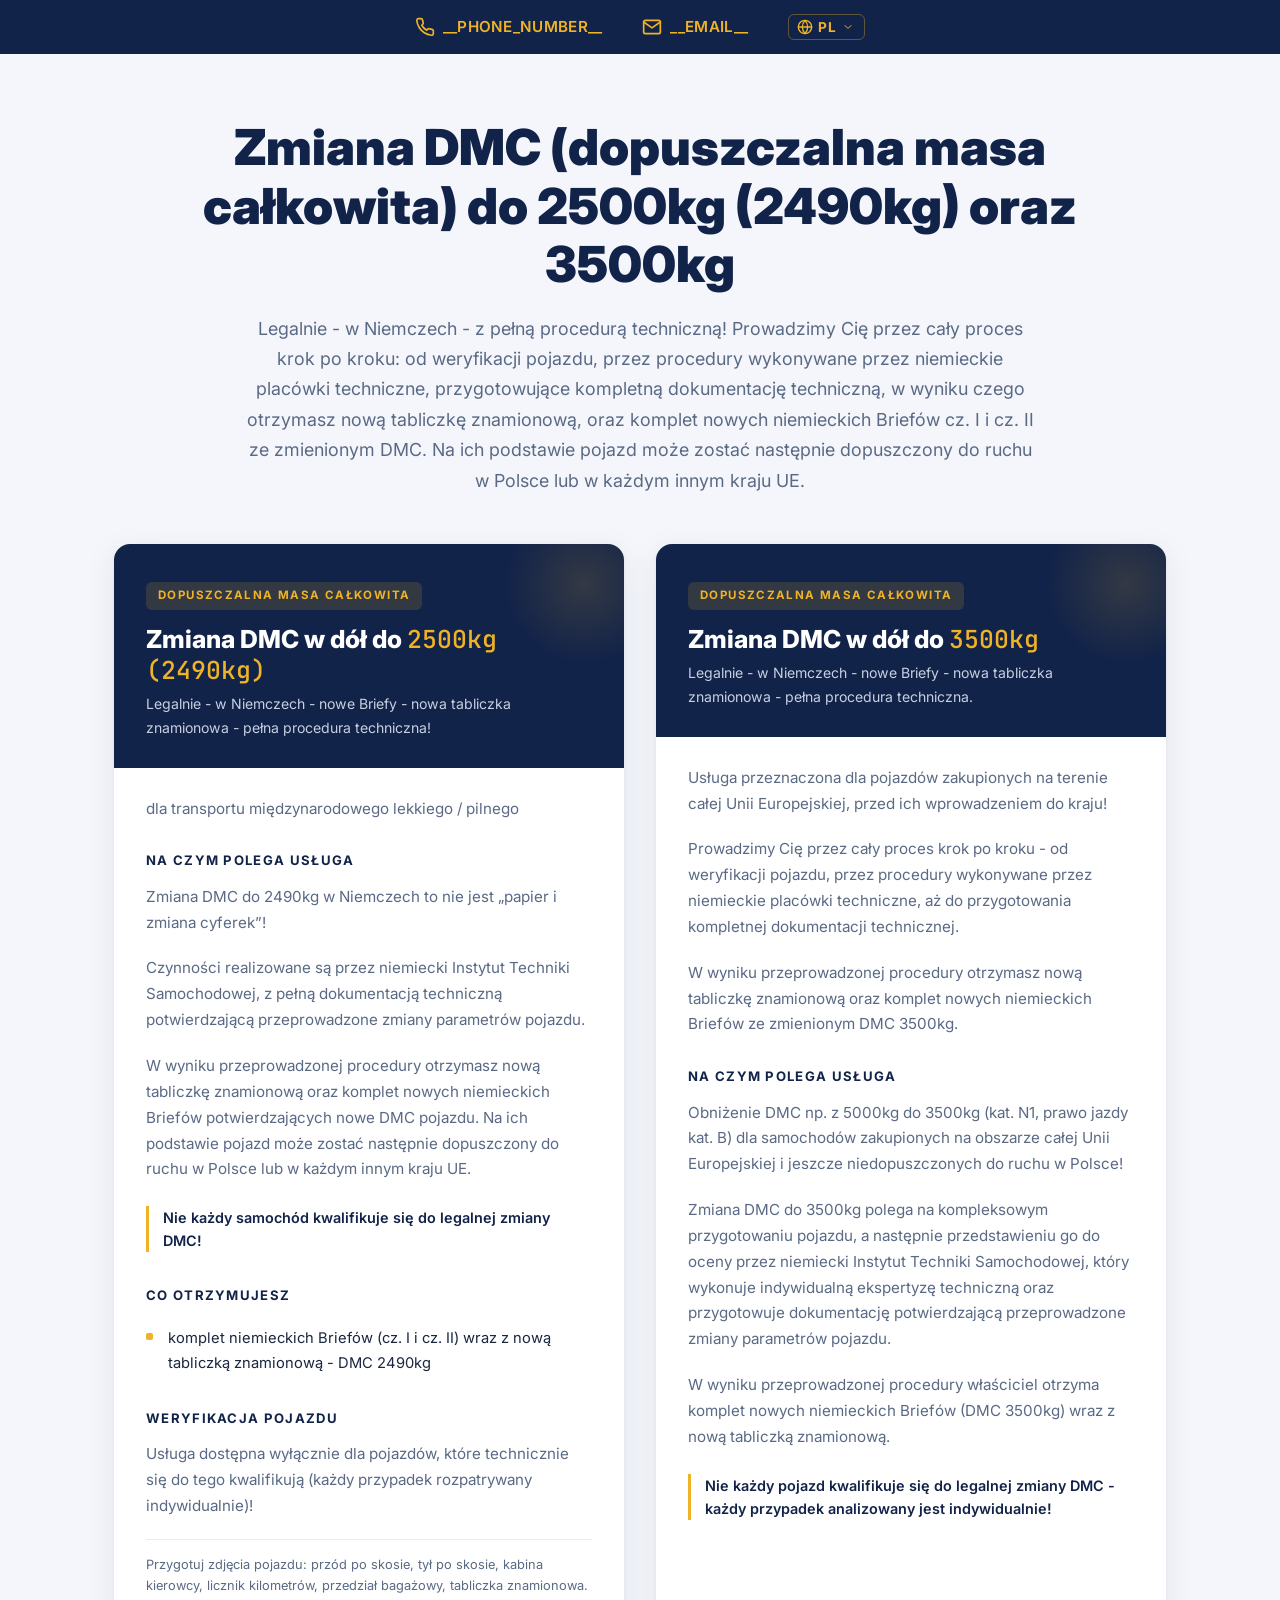
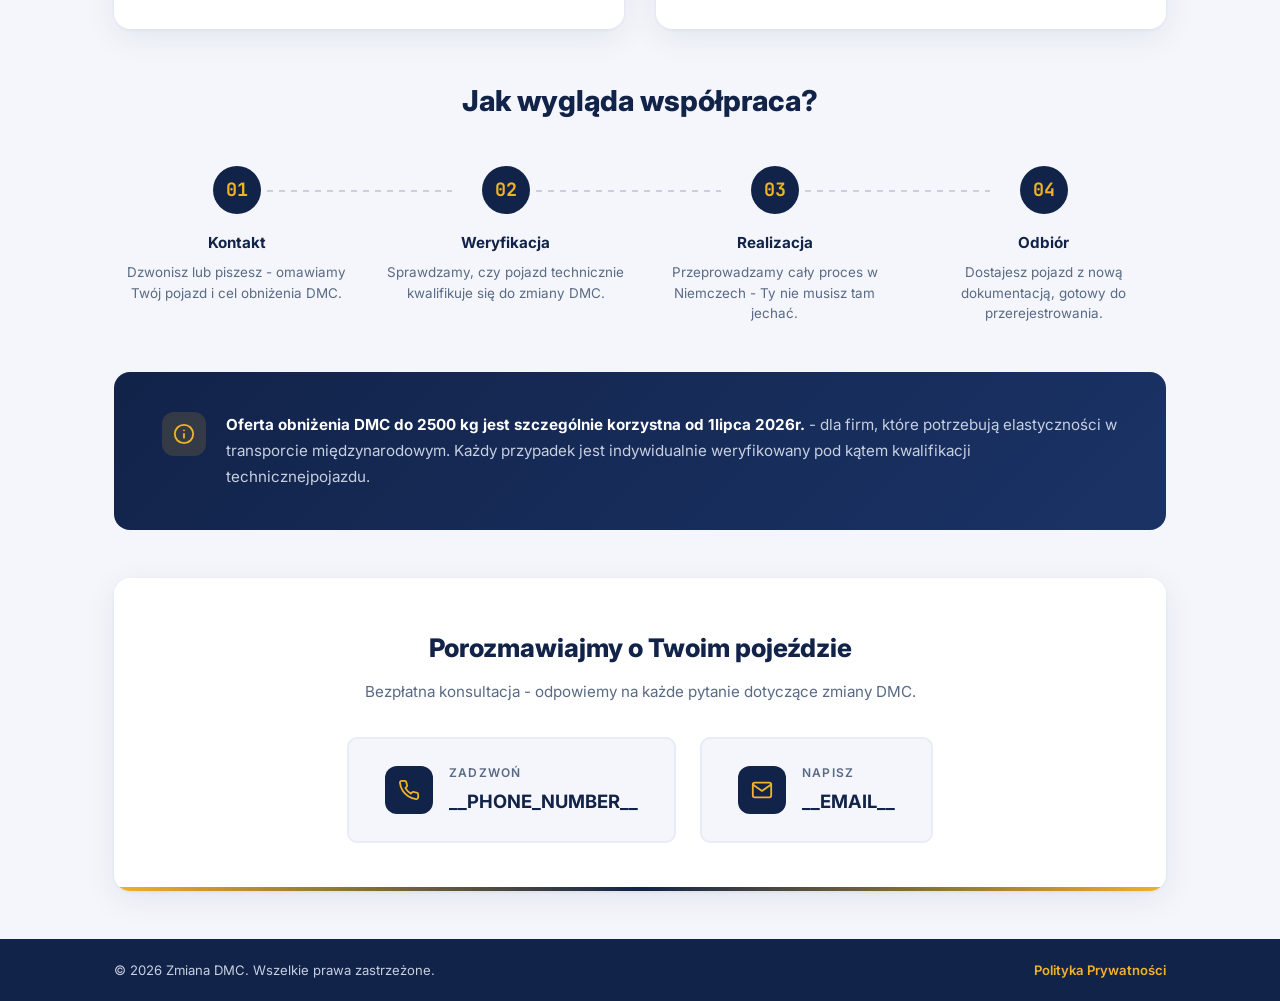
<file: index.html>
<!DOCTYPE html>
<html lang="pl">

<head>
  <meta charset="UTF-8">
  <meta name="viewport" content="width=device-width, initial-scale=1.0">
  <meta name="description"
    content="Profesjonalna zmiana DMC pojazdów w Niemczech - obniżenie dopuszczalnej masy całkowitej do 3500 kg lub 2500 kg. Pełna obsługa, niemiecka dokumentacja, ważna w całej UE.">
  <meta name="keywords"
    content="zmiana DMC do 2500 kg, obniżenie DMC do 2500 kg, DMC 2500 kg, zmiana dopuszczalnej masy całkowitej 2500 kg, obniżenie masy całkowitej pojazdu do 2,5 t, zmiana DMC busa do 2500 kg, obniżenie DMC samochodu do 2500 kg, jak obniżyć DMC do 2500 kg, zmiana DMC pojazdu ciężarowego na 2500 kg, DMC 2500 kg a prawo jazdy, czy można zmniejszyć DMC do 2500 kg, przerobienie auta na 2500 kg, zmiana DMC w Niemczech 2500 kg, obniżenie DMC przed rejestracją w Polsce, zmiana DMC samochodu z Niemiec 2500 kg, jak uniknąć DMC powyżej 3,5 t, DMC 2500 kg a koszty, zmiana DMC a podatek, czy można jeździć na kat B po zmianie DMC, obniżenie DMC a rejestracja w Polsce">
  <meta name="author" content="Marek Jurecki">
  <title>Zmiana DMC pojazdu</title>
  <link rel="preconnect" href="https://fonts.googleapis.com">
  <link rel="preconnect" href="https://fonts.gstatic.com" crossorigin>
  <link
    href="https://fonts.googleapis.com/css2?family=Inter:wght@400;500;600;700;800;900&family=JetBrains+Mono:wght@500&display=swap"
    rel="stylesheet">
  <link rel="stylesheet" href="/style.css" type="text/css">

  <!-- SEO: canonical + hreflang -->
  <link rel="canonical" href="https://__SITE_DOMAIN__/">
  <link rel="alternate" hreflang="pl" href="https://__SITE_DOMAIN__/">
  <link rel="alternate" hreflang="en" href="https://__SITE_DOMAIN__/en/">
  <link rel="alternate" hreflang="ro" href="https://__SITE_DOMAIN__/ro/">
  <link rel="alternate" hreflang="cs" href="https://__SITE_DOMAIN__/cs/">
  <link rel="alternate" hreflang="it" href="https://__SITE_DOMAIN__/it/">
  <link rel="alternate" hreflang="hu" href="https://__SITE_DOMAIN__/hu/">
  <link rel="alternate" hreflang="es" href="https://__SITE_DOMAIN__/es/">
  <link rel="alternate" hreflang="uk" href="https://__SITE_DOMAIN__/uk/">
  <link rel="alternate" hreflang="ru" href="https://__SITE_DOMAIN__/ru/">
  <link rel="alternate" hreflang="x-default" href="https://__SITE_DOMAIN__/">

  <!-- Favicon -->
  <link rel="icon" type="image/png" href="/public/favicon-96x96.png" sizes="96x96" />
  <link rel="icon" type="image/svg+xml" href="/public/favicon.svg" />
  <link rel="shortcut icon" href="/public/favicon.ico" />
  <link rel="apple-touch-icon" sizes="180x180" href="/public/apple-touch-icon.png" />
  <meta name="apple-mobile-web-app-title" content="Zmiany DMC" />
  <link rel="manifest" href="/public/site.webmanifest" />

  <!-- Google tag (gtag.js) -->
  <script async src="https://www.googletagmanager.com/gtag/js?id=AW-17997426374">
  </script>
  <script>
    window.dataLayer = window.dataLayer || [];
    function gtag() { dataLayer.push(arguments); }
    gtag('js', new Date());

    gtag('config', 'AW-17997426374');
  </script>
</head>

<body>

  <!-- ===== TOP CONTACT BAR ===== -->
  <div class="contact-bar">
    <a href="#" id="phone-top" data-contact="phone">
      <svg class="icon" viewBox="0 0 24 24" fill="none" stroke="currentColor" stroke-width="2" stroke-linecap="round"
        stroke-linejoin="round">
        <path
          d="M22 16.92v3a2 2 0 01-2.18 2 19.79 19.79 0 01-8.63-3.07 19.5 19.5 0 01-6-6A19.79 19.79 0 012.12 4.18 2 2 0 014.11 2h3a2 2 0 012 1.72c.127.96.362 1.903.7 2.81a2 2 0 01-.45 2.11L8.09 9.91a16 16 0 006 6l1.27-1.27a2 2 0 012.11-.45c.907.338 1.85.573 2.81.7A2 2 0 0122 16.92z" />
      </svg>
      <span class="contact-text"></span>
    </a>
    <a href="#" id="email-top" data-contact="email">
      <svg class="icon" viewBox="0 0 24 24" fill="none" stroke="currentColor" stroke-width="2" stroke-linecap="round"
        stroke-linejoin="round">
        <path d="M4 4h16c1.1 0 2 .9 2 2v12c0 1.1-.9 2-2 2H4c-1.1 0-2-.9-2-2V6c0-1.1.9-2 2-2z" />
        <polyline points="22,6 12,13 2,6" />
      </svg>
      <span class="contact-text"></span>
    </a>
    <div class="lang-switcher">
      <button class="lang-current" aria-expanded="false" aria-haspopup="listbox">
        <svg class="icon" viewBox="0 0 24 24" fill="none" stroke="currentColor" stroke-width="2" stroke-linecap="round"
          stroke-linejoin="round">
          <circle cx="12" cy="12" r="10" />
          <line x1="2" y1="12" x2="22" y2="12" />
          <path d="M12 2a15.3 15.3 0 0 1 4 10 15.3 15.3 0 0 1-4 10 15.3 15.3 0 0 1-4-10A15.3 15.3 0 0 1 12 2z" />
        </svg>
        <span>PL</span>
        <svg class="lang-chevron" viewBox="0 0 24 24" fill="none" stroke="currentColor" stroke-width="2"
          stroke-linecap="round" stroke-linejoin="round">
          <polyline points="6 9 12 15 18 9" />
        </svg>
      </button>
      <ul class="lang-menu" role="listbox">
        <li><a href="/" hreflang="pl" lang="pl" aria-selected="true">PL - Polski</a></li>
        <li><a href="/en/" hreflang="en" lang="en">EN - English</a></li>
        <li><a href="/ro/" hreflang="ro" lang="ro">RO - Română</a></li>
        <li><a href="/cs/" hreflang="cs" lang="cs">CS - Čeština</a></li>
        <li><a href="/it/" hreflang="it" lang="it">IT - Italiano</a></li>
        <li><a href="/hu/" hreflang="hu" lang="hu">HU - Magyar</a></li>
        <li><a href="/es/" hreflang="es" lang="es">ES - Español</a></li>
        <li><a href="/uk/" hreflang="uk" lang="uk">UK - Українська</a></li>
        <li><a href="/ru/" hreflang="ru" lang="ru">RU - Русский</a></li>
      </ul>
    </div>
  </div>

  <div class="page-wrap">

    <!-- ===== INTRO ===== -->
    <section class="intro fade-in">
      <h1>Zmiana DMC (dopuszczalna masa całkowita) do 2500kg (2490kg) oraz 3500kg</h1>
      <p>Legalnie - w Niemczech - z pełną procedurą techniczną! Prowadzimy Cię przez cały proces krok po kroku: od weryfikacji pojazdu, przez procedury wykonywane przez niemieckie placówki techniczne, przygotowujące kompletną dokumentację techniczną, w wyniku czego otrzymasz nową tabliczkę znamionową, oraz komplet nowych niemieckich Briefów cz. I i cz. II ze zmienionym DMC. Na ich podstawie pojazd może zostać następnie dopuszczony do ruchu w Polsce lub w każdym innym kraju UE.</p>
    </section>

    <!-- ===== SERVICES ===== -->
    <div class="services">

      <!-- CARD 1: 2500 -->
      <article class="service-card fade-in" id="dmc-2500">
        <div class="card-header">
          <span class="tag">Dopuszczalna masa całkowita</span>
          <h2>Zmiana DMC w dół do <span class="dmc-val">2500kg (2490kg)</span></h2>
          <p class="subtitle">Legalnie - w Niemczech - nowe Briefy - nowa tabliczka znamionowa - pełna procedura techniczna!</p>
        </div>
        <div class="card-body">
          <p>dla transportu międzynarodowego lekkiego / pilnego</p>

          <h3>Na czym polega usługa</h3>
          <p>Zmiana DMC do 2490kg w Niemczech to nie jest „papier i zmiana cyferek”!</p>
          <p>Czynności realizowane są przez niemiecki Instytut Techniki Samochodowej, z pełną dokumentacją techniczną potwierdzającą przeprowadzone zmiany parametrów pojazdu.</p>
          <p>W wyniku przeprowadzonej procedury otrzymasz nową tabliczkę znamionową oraz komplet nowych niemieckich Briefów potwierdzających nowe DMC pojazdu. Na ich podstawie pojazd może zostać następnie dopuszczony do ruchu w Polsce lub w każdym innym kraju UE.</p>
          <p class="scope-note">Nie każdy samochód kwalifikuje się do legalnej zmiany DMC!</p>

          <h3>Co otrzymujesz</h3>
          <ul class="check-list">
            <li>komplet niemieckich Briefów (cz. I i cz. II) wraz z nową tabliczką znamionową - DMC 2490kg</li>
          </ul>
          <div class="verify-block">
            <h3>Weryfikacja pojazdu</h3>
            <p>Usługa dostępna wyłącznie dla pojazdów, które technicznie się do tego kwalifikują (każdy przypadek rozpatrywany indywidualnie)!</p>
            <p class="verification-note">Przygotuj zdjęcia pojazdu: przód po skosie, tył po skosie, kabina kierowcy, licznik kilometrów, przedział bagażowy, tabliczka znamionowa.</p>
          </div>
        </div>
      </article>

      <!-- CARD 2: 3500 -->
      <article class="service-card fade-in" id="dmc-3500">
        <div class="card-header">
          <span class="tag">Dopuszczalna masa całkowita</span>
          <h2>Zmiana DMC w dół do <span class="dmc-val">3500kg</span></h2>
          <p class="subtitle">Legalnie - w Niemczech - nowe Briefy - nowa tabliczka znamionowa - pełna procedura techniczna.</p>
        </div>
        <div class="card-body">
          <p>Usługa przeznaczona dla pojazdów zakupionych na terenie całej Unii Europejskiej, przed ich wprowadzeniem do kraju!</p>
          <p>Prowadzimy Cię przez cały proces krok po kroku - od weryfikacji pojazdu, przez procedury wykonywane przez niemieckie placówki techniczne, aż do przygotowania kompletnej dokumentacji technicznej.</p>
          <p>W wyniku przeprowadzonej procedury otrzymasz nową tabliczkę znamionową oraz komplet nowych niemieckich Briefów ze zmienionym DMC 3500kg.</p>

          <h3>Na czym polega usługa</h3>
          <p>Obniżenie DMC np. z 5000kg do 3500kg (kat. N1, prawo jazdy kat. B) dla samochodów zakupionych na obszarze całej Unii Europejskiej i jeszcze niedopuszczonych do ruchu w Polsce!</p>
          <p>Zmiana DMC do 3500kg polega na kompleksowym przygotowaniu pojazdu, a następnie przedstawieniu go do oceny przez niemiecki Instytut Techniki Samochodowej, który wykonuje indywidualną ekspertyzę techniczną oraz przygotowuje dokumentację potwierdzającą przeprowadzone zmiany parametrów pojazdu.</p>
          <p>W wyniku przeprowadzonej procedury właściciel otrzyma komplet nowych niemieckich Briefów (DMC 3500kg) wraz z nową tabliczką znamionową.</p>
          <p class="scope-note">Nie każdy pojazd kwalifikuje się do legalnej zmiany DMC - każdy przypadek analizowany jest indywidualnie!</p>
        </div>
      </article>

    </div>
    <!-- /services -->

    <!-- ===== HOW IT WORKS ===== -->
    <section class="how-section fade-in">
      <h2>Jak wygląda współpraca?</h2>
      <div class="steps-grid">
        <div class="step-item">
          <div class="step-num">01</div>
          <h4>Kontakt</h4>
          <p>Dzwonisz lub piszesz - omawiamy Twój pojazd i cel obniżenia DMC.</p>
        </div>
        <div class="step-item">
          <div class="step-num">02</div>
          <h4>Weryfikacja</h4>
          <p>Sprawdzamy, czy pojazd technicznie kwalifikuje się do zmiany DMC.</p>
        </div>
        <div class="step-item">
          <div class="step-num">03</div>
          <h4>Realizacja</h4>
          <p>Przeprowadzamy cały proces w Niemczech - Ty nie musisz tam jechać.</p>
        </div>
        <div class="step-item">
          <div class="step-num">04</div>
          <h4>Odbiór</h4>
          <p>Dostajesz pojazd z nową dokumentacją, gotowy do przerejestrowania.</p>
        </div>
      </div>
    </section>

    <!-- ===== NOTE ===== -->
    <div class="note-section fade-in">
      <div class="note-icon">
        <svg viewBox="0 0 24 24" fill="none" stroke="currentColor" stroke-width="2" stroke-linecap="round"
          stroke-linejoin="round">
          <circle cx="12" cy="12" r="10" />
          <line x1="12" y1="16" x2="12" y2="12" />
          <line x1="12" y1="8" x2="12.01" y2="8" />
        </svg>
      </div>
      <p><strong>Oferta obniżenia DMC do 2500 kg jest szczególnie korzystna od 1lipca 2026r.</strong> - dla
        firm, które potrzebują elastyczności w transporcie międzynarodowym. Każdy przypadek jest indywidualnie
        weryfikowany pod kątem kwalifikacji technicznejpojazdu.</p>
    </div>

    <!-- ===== FOOTER CONTACT ===== -->
    <section class="footer-contact fade-in" id="kontakt">
      <h2>Porozmawiajmy o Twoim pojeździe</h2>
      <p class="sub">Bezpłatna konsultacja - odpowiemy na każde pytanie dotyczące zmiany DMC.</p>
      <div class="contact-cards">
        <a href="#" class="contact-card" id="phone-bottom" data-contact="phone">
          <div class="cc-icon">
            <svg viewBox="0 0 24 24" fill="none" stroke="currentColor" stroke-width="2" stroke-linecap="round"
              stroke-linejoin="round">
              <path
                d="M22 16.92v3a2 2 0 01-2.18 2 19.79 19.79 0 01-8.63-3.07 19.5 19.5 0 01-6-6A19.79 19.79 0 012.12 4.18 2 2 0 014.11 2h3a2 2 0 012 1.72c.127.96.362 1.903.7 2.81a2 2 0 01-.45 2.11L8.09 9.91a16 16 0 006 6l1.27-1.27a2 2 0 012.11-.45c.907.338 1.85.573 2.81.7A2 2 0 0122 16.92z" />
            </svg>
          </div>
          <div class="cc-text">
            <div class="cc-label">Zadzwoń</div>
            <div class="cc-value"></div>
          </div>
        </a>
        <a href="#" class="contact-card" id="email-bottom" data-contact="email">
          <div class="cc-icon">
            <svg viewBox="0 0 24 24" fill="none" stroke="currentColor" stroke-width="2" stroke-linecap="round"
              stroke-linejoin="round">
              <path d="M4 4h16c1.1 0 2 .9 2 2v12c0 1.1-.9 2-2 2H4c-1.1 0-2-.9-2-2V6c0-1.1.9-2 2-2z" />
              <polyline points="22,6 12,13 2,6" />
            </svg>
          </div>
          <div class="cc-text">
            <div class="cc-label">Napisz</div>
            <div class="cc-value"></div>
          </div>
        </a>
      </div>
    </section>

  </div>
  <!-- /page-wrap -->

  <!-- ===== FOOTER ===== -->
  <footer class="site-footer">
    <div class="footer-inner">
      <span>&copy; <span id="footer-year"></span> Zmiana DMC. Wszelkie prawa zastrzeżone.</span>
      <a href="/privacy-policy">Polityka Prywatności</a>
    </div>
  </footer>

  <script src="/script.js"></script>
  <script>
    document.getElementById('footer-year').textContent = new Date().getFullYear();
  </script>
</body>

</html>
</file>
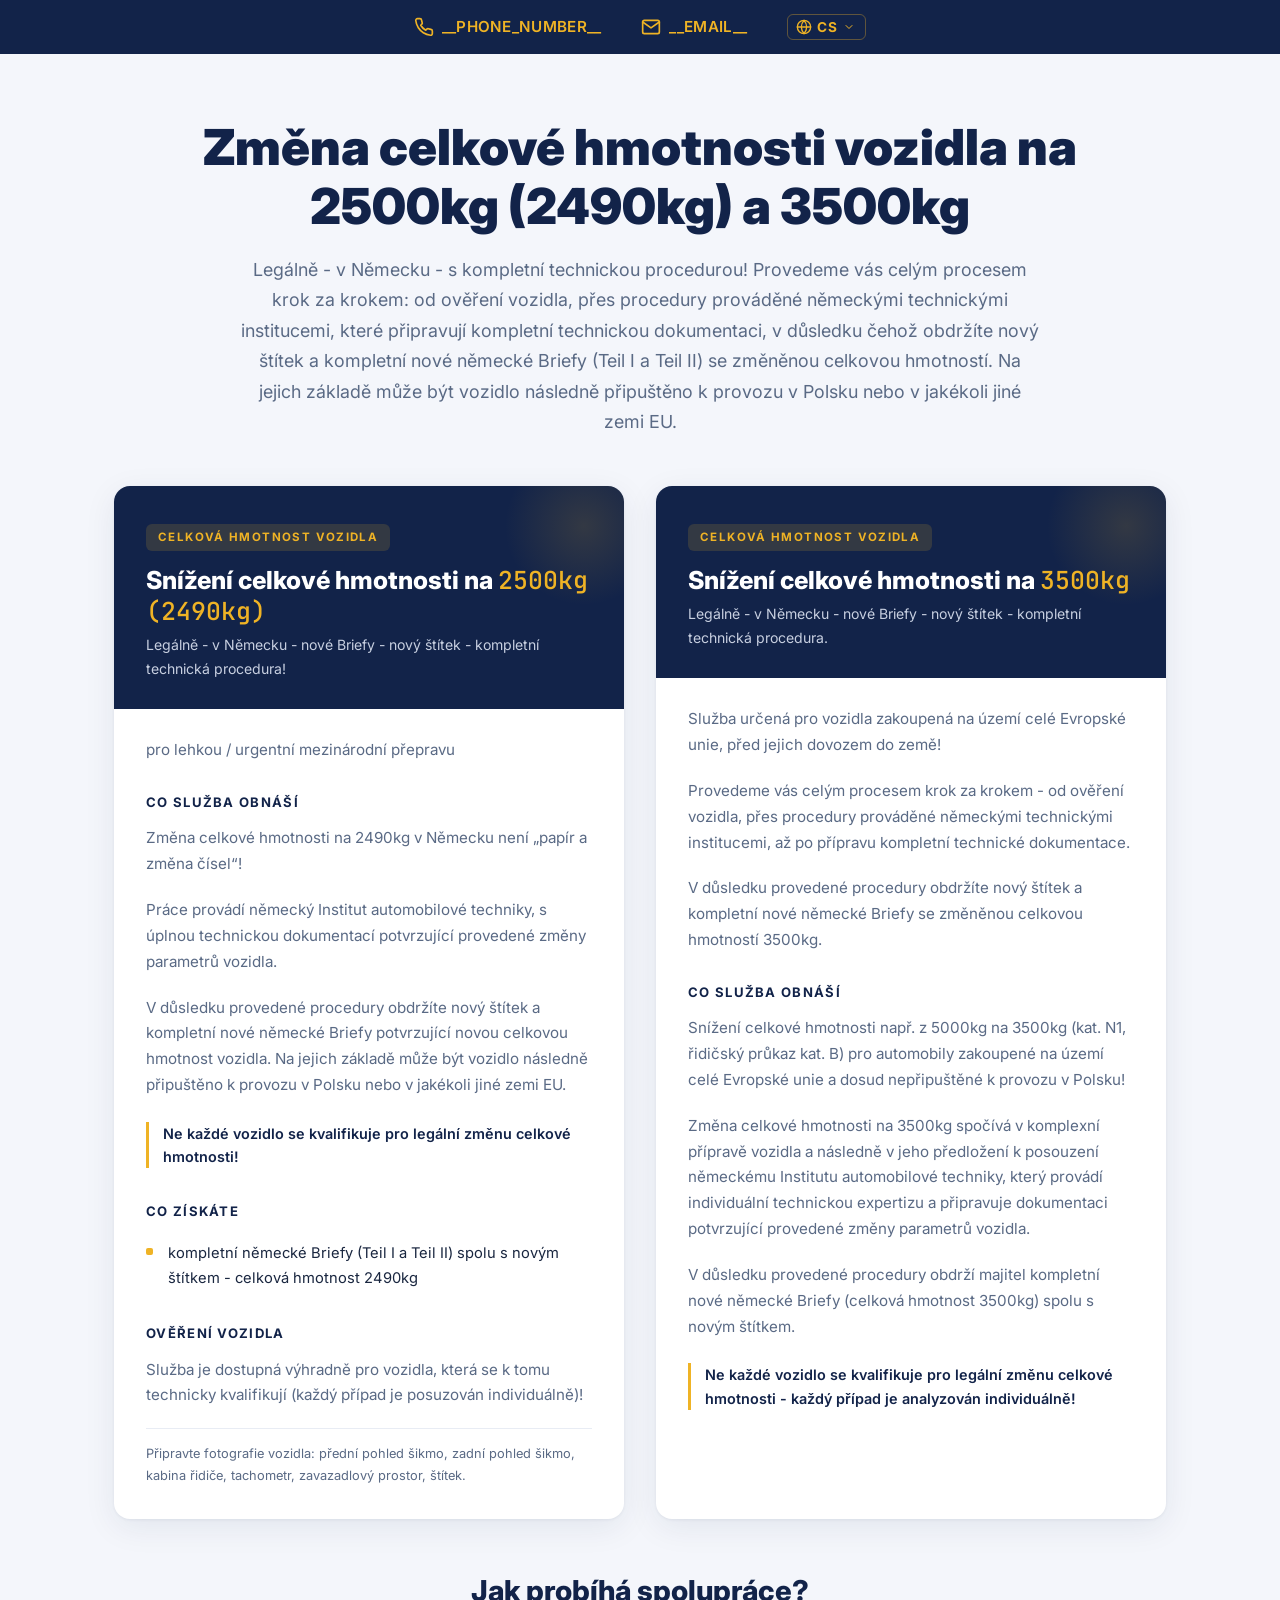
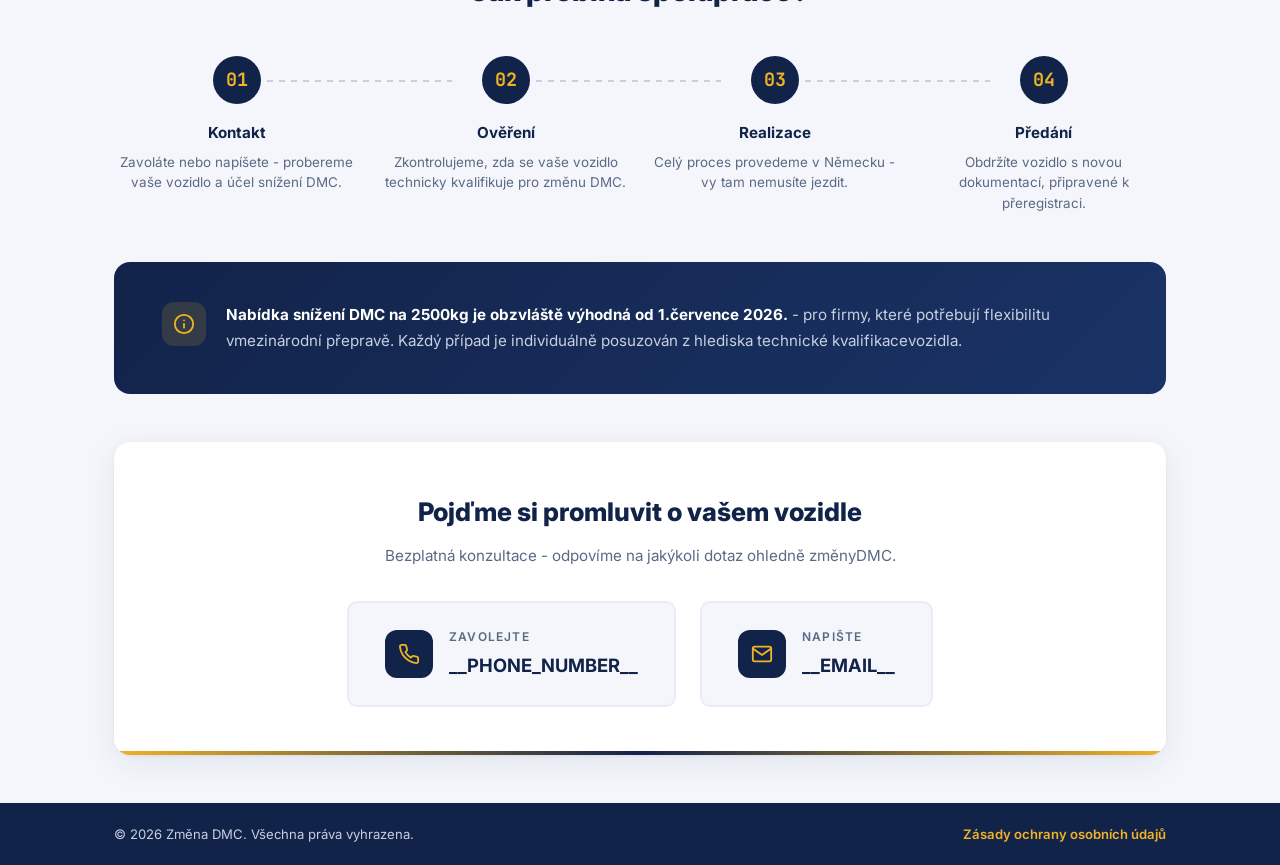
<file: cs/index.html>
<!DOCTYPE html>
<html lang="cs">

<head>
  <meta charset="UTF-8">
  <meta name="viewport" content="width=device-width, initial-scale=1.0">
  <meta name="description"
    content="Profesionální změna DMC vozidel v Německu - snížení celkové přípustné hmotnosti na 3500 kg nebo 2500 kg. Kompletní služby, německá dokumentace, platná v celé EU.">
  <meta name="keywords"
    content="změna DMC na 2500 kg, snížení DMC na 2500 kg, DMC 2500 kg, změna celkové hmotnosti vozidla 2500 kg, snížení hmotnosti vozidla na 2,5 t, změna DMC dodávky na 2500 kg, snížení DMC vozidla na 2500 kg, jak snížit DMC na 2500 kg, změna DMC vozidla z Německa, DMC 2500 kg a řidičský průkaz, lze snížit DMC na 2500 kg, přestavba vozidla na 2500 kg, změna DMC v Německu 2500 kg, snížení DMC před registrací, změna DMC vozidla z Německa 2500 kg, jak se vyhnout DMC nad 3,5 t, DMC 2500 kg náklady, změna DMC a daně, řidičský průkaz B po změně DMC, snížení DMC a registrace v EU">
  <meta name="author" content="Marek Jurecki">
  <title>Změna DMC vozidla | Snížení celkové hmotnosti</title>
  <link rel="preconnect" href="https://fonts.googleapis.com">
  <link rel="preconnect" href="https://fonts.gstatic.com" crossorigin>
  <link
    href="https://fonts.googleapis.com/css2?family=Inter:wght@400;500;600;700;800;900&family=JetBrains+Mono:wght@500&display=swap"
    rel="stylesheet">
  <link rel="stylesheet" href="/style.css" type="text/css">

  <!-- SEO: canonical + hreflang -->
  <link rel="canonical" href="https://__SITE_DOMAIN__/cs/">
  <link rel="alternate" hreflang="pl" href="https://__SITE_DOMAIN__/">
  <link rel="alternate" hreflang="en" href="https://__SITE_DOMAIN__/en/">
  <link rel="alternate" hreflang="ro" href="https://__SITE_DOMAIN__/ro/">
  <link rel="alternate" hreflang="cs" href="https://__SITE_DOMAIN__/cs/">
  <link rel="alternate" hreflang="it" href="https://__SITE_DOMAIN__/it/">
  <link rel="alternate" hreflang="hu" href="https://__SITE_DOMAIN__/hu/">
  <link rel="alternate" hreflang="es" href="https://__SITE_DOMAIN__/es/">
  <link rel="alternate" hreflang="uk" href="https://__SITE_DOMAIN__/uk/">
  <link rel="alternate" hreflang="ru" href="https://__SITE_DOMAIN__/ru/">
  <link rel="alternate" hreflang="x-default" href="https://__SITE_DOMAIN__/">

  <!-- Favicon -->
  <link rel="icon" type="image/png" href="/public/favicon-96x96.png" sizes="96x96" />
  <link rel="icon" type="image/svg+xml" href="/public/favicon.svg" />
  <link rel="shortcut icon" href="/public/favicon.ico" />
  <link rel="apple-touch-icon" sizes="180x180" href="/public/apple-touch-icon.png" />
  <meta name="apple-mobile-web-app-title" content="Změna DMC" />
  <link rel="manifest" href="/public/site.webmanifest" />

  <!-- Google tag (gtag.js) -->
  <script async src="https://www.googletagmanager.com/gtag/js?id=AW-17997426374">
  </script>
  <script>
    window.dataLayer = window.dataLayer || [];
    function gtag() { dataLayer.push(arguments); }
    gtag('js', new Date());

    gtag('config', 'AW-17997426374');
  </script>
</head>

<body>

  <!-- ===== TOP CONTACT BAR ===== -->
  <div class="contact-bar">
    <a href="#" id="phone-top" data-contact="phone">
      <svg class="icon" viewBox="0 0 24 24" fill="none" stroke="currentColor" stroke-width="2" stroke-linecap="round"
        stroke-linejoin="round">
        <path
          d="M22 16.92v3a2 2 0 01-2.18 2 19.79 19.79 0 01-8.63-3.07 19.5 19.5 0 01-6-6A19.79 19.79 0 012.12 4.18 2 2 0 014.11 2h3a2 2 0 012 1.72c.127.96.362 1.903.7 2.81a2 2 0 01-.45 2.11L8.09 9.91a16 16 0 006 6l1.27-1.27a2 2 0 012.11-.45c.907.338 1.85.573 2.81.7A2 2 0 0122 16.92z" />
      </svg>
      <span class="contact-text"></span>
    </a>
    <a href="#" id="email-top" data-contact="email">
      <svg class="icon" viewBox="0 0 24 24" fill="none" stroke="currentColor" stroke-width="2" stroke-linecap="round"
        stroke-linejoin="round">
        <path d="M4 4h16c1.1 0 2 .9 2 2v12c0 1.1-.9 2-2 2H4c-1.1 0-2-.9-2-2V6c0-1.1.9-2 2-2z" />
        <polyline points="22,6 12,13 2,6" />
      </svg>
      <span class="contact-text"></span>
    </a>
    <div class="lang-switcher">
      <button class="lang-current" aria-expanded="false" aria-haspopup="listbox">
        <svg class="icon" viewBox="0 0 24 24" fill="none" stroke="currentColor" stroke-width="2" stroke-linecap="round"
          stroke-linejoin="round">
          <circle cx="12" cy="12" r="10" />
          <line x1="2" y1="12" x2="22" y2="12" />
          <path d="M12 2a15.3 15.3 0 0 1 4 10 15.3 15.3 0 0 1-4 10 15.3 15.3 0 0 1-4-10A15.3 15.3 0 0 1 12 2z" />
        </svg>
        <span>CS</span>
        <svg class="lang-chevron" viewBox="0 0 24 24" fill="none" stroke="currentColor" stroke-width="2"
          stroke-linecap="round" stroke-linejoin="round">
          <polyline points="6 9 12 15 18 9" />
        </svg>
      </button>
      <ul class="lang-menu" role="listbox">
        <li><a href="/" hreflang="pl" lang="pl">PL - Polski</a></li>
        <li><a href="/en/" hreflang="en" lang="en">EN - English</a></li>
        <li><a href="/ro/" hreflang="ro" lang="ro">RO - Română</a></li>
        <li><a href="/cs/" hreflang="cs" lang="cs" aria-selected="true">CS - Čeština</a></li>
        <li><a href="/it/" hreflang="it" lang="it">IT - Italiano</a></li>
        <li><a href="/hu/" hreflang="hu" lang="hu">HU - Magyar</a></li>
        <li><a href="/es/" hreflang="es" lang="es">ES - Español</a></li>
        <li><a href="/uk/" hreflang="uk" lang="uk">UK - Українська</a></li>
        <li><a href="/ru/" hreflang="ru" lang="ru">RU - Русский</a></li>
      </ul>
    </div>
  </div>

  <div class="page-wrap">

    <!-- ===== INTRO ===== -->
    <section class="intro fade-in">
      <h1>Změna celkové hmotnosti vozidla na 2500kg (2490kg) a 3500kg</h1>
      <p>Legálně - v Německu - s kompletní technickou procedurou! Provedeme vás celým procesem krok za krokem: od ověření vozidla, přes procedury prováděné německými technickými institucemi, které připravují kompletní technickou dokumentaci, v důsledku čehož obdržíte nový štítek a kompletní nové německé Briefy (Teil I a Teil II) se změněnou celkovou hmotností. Na jejich základě může být vozidlo následně připuštěno k provozu v Polsku nebo v jakékoli jiné zemi EU.</p>
    </section>

    <!-- ===== SERVICES ===== -->
    <div class="services">

      <!-- CARD 1: 2500 -->
      <article class="service-card fade-in" id="dmc-2500">
        <div class="card-header">
          <span class="tag">Celková hmotnost vozidla</span>
          <h2>Snížení celkové hmotnosti na <span class="dmc-val">2500kg (2490kg)</span></h2>
          <p class="subtitle">Legálně - v Německu - nové Briefy - nový štítek - kompletní technická procedura!</p>
        </div>
        <div class="card-body">
          <p>pro lehkou / urgentní mezinárodní přepravu</p>

          <h3>Co služba obnáší</h3>
          <p>Změna celkové hmotnosti na 2490kg v Německu není „papír a změna čísel“!</p>
          <p>Práce provádí německý Institut automobilové techniky, s úplnou technickou dokumentací potvrzující provedené změny parametrů vozidla.</p>
          <p>V důsledku provedené procedury obdržíte nový štítek a kompletní nové německé Briefy potvrzující novou celkovou hmotnost vozidla. Na jejich základě může být vozidlo následně připuštěno k provozu v Polsku nebo v jakékoli jiné zemi EU.</p>
          <p class="scope-note">Ne každé vozidlo se kvalifikuje pro legální změnu celkové hmotnosti!</p>

          <h3>Co získáte</h3>
          <ul class="check-list">
            <li>kompletní německé Briefy (Teil I a Teil II) spolu s novým štítkem - celková hmotnost 2490kg</li>
          </ul>
          <div class="verify-block">
            <h3>Ověření vozidla</h3>
            <p>Služba je dostupná výhradně pro vozidla, která se k tomu technicky kvalifikují (každý případ je posuzován individuálně)!</p>
            <p class="verification-note">Připravte fotografie vozidla: přední pohled šikmo, zadní pohled šikmo, kabina řidiče, tachometr, zavazadlový prostor, štítek.</p>
          </div>
        </div>
      </article>

      <!-- CARD 2: 3500 -->
      <article class="service-card fade-in" id="dmc-3500">
        <div class="card-header">
          <span class="tag">Celková hmotnost vozidla</span>
          <h2>Snížení celkové hmotnosti na <span class="dmc-val">3500kg</span></h2>
          <p class="subtitle">Legálně - v Německu - nové Briefy - nový štítek - kompletní technická procedura.</p>
        </div>
        <div class="card-body">
          <p>Služba určená pro vozidla zakoupená na území celé Evropské unie, před jejich dovozem do země!</p>
          <p>Provedeme vás celým procesem krok za krokem - od ověření vozidla, přes procedury prováděné německými technickými institucemi, až po přípravu kompletní technické dokumentace.</p>
          <p>V důsledku provedené procedury obdržíte nový štítek a kompletní nové německé Briefy se změněnou celkovou hmotností 3500kg.</p>

          <h3>Co služba obnáší</h3>
          <p>Snížení celkové hmotnosti např. z 5000kg na 3500kg (kat. N1, řidičský průkaz kat. B) pro automobily zakoupené na území celé Evropské unie a dosud nepřipuštěné k provozu v Polsku!</p>
          <p>Změna celkové hmotnosti na 3500kg spočívá v komplexní přípravě vozidla a následně v jeho předložení k posouzení německému Institutu automobilové techniky, který provádí individuální technickou expertizu a připravuje dokumentaci potvrzující provedené změny parametrů vozidla.</p>
          <p>V důsledku provedené procedury obdrží majitel kompletní nové německé Briefy (celková hmotnost 3500kg) spolu s novým štítkem.</p>
          <p class="scope-note">Ne každé vozidlo se kvalifikuje pro legální změnu celkové hmotnosti - každý případ je analyzován individuálně!</p>
        </div>
      </article>

    </div>
    <!-- /services -->

    <!-- ===== HOW IT WORKS ===== -->
    <section class="how-section fade-in">
      <h2>Jak probíhá spolupráce?</h2>
      <div class="steps-grid">
        <div class="step-item">
          <div class="step-num">01</div>
          <h4>Kontakt</h4>
          <p>Zavoláte nebo napíšete - probereme vaše vozidlo a účel snížení DMC.</p>
        </div>
        <div class="step-item">
          <div class="step-num">02</div>
          <h4>Ověření</h4>
          <p>Zkontrolujeme, zda se vaše vozidlo technicky kvalifikuje pro změnu DMC.</p>
        </div>
        <div class="step-item">
          <div class="step-num">03</div>
          <h4>Realizace</h4>
          <p>Celý proces provedeme v Německu - vy tam nemusíte jezdit.</p>
        </div>
        <div class="step-item">
          <div class="step-num">04</div>
          <h4>Předání</h4>
          <p>Obdržíte vozidlo s novou dokumentací, připravené k přeregistraci.</p>
        </div>
      </div>
    </section>

    <!-- ===== NOTE ===== -->
    <div class="note-section fade-in">
      <div class="note-icon">
        <svg viewBox="0 0 24 24" fill="none" stroke="currentColor" stroke-width="2" stroke-linecap="round"
          stroke-linejoin="round">
          <circle cx="12" cy="12" r="10" />
          <line x1="12" y1="16" x2="12" y2="12" />
          <line x1="12" y1="8" x2="12.01" y2="8" />
        </svg>
      </div>
      <p><strong>Nabídka snížení DMC na 2500kg je obzvláště výhodná od 1.července 2026.</strong> - pro
        firmy, které potřebují flexibilitu vmezinárodní přepravě. Každý případ je individuálně
        posuzován z hlediska technické kvalifikacevozidla.</p>
    </div>

    <!-- ===== FOOTER CONTACT ===== -->
    <section class="footer-contact fade-in" id="kontakt">
      <h2>Pojďme si promluvit o vašem vozidle</h2>
      <p class="sub">Bezplatná konzultace - odpovíme na jakýkoli dotaz ohledně změnyDMC.</p>
      <div class="contact-cards">
        <a href="#" class="contact-card" id="phone-bottom" data-contact="phone">
          <div class="cc-icon">
            <svg viewBox="0 0 24 24" fill="none" stroke="currentColor" stroke-width="2" stroke-linecap="round"
              stroke-linejoin="round">
              <path
                d="M22 16.92v3a2 2 0 01-2.18 2 19.79 19.79 0 01-8.63-3.07 19.5 19.5 0 01-6-6A19.79 19.79 0 012.12 4.18 2 2 0 014.11 2h3a2 2 0 012 1.72c.127.96.362 1.903.7 2.81a2 2 0 01-.45 2.11L8.09 9.91a16 16 0 006 6l1.27-1.27a2 2 0 012.11-.45c.907.338 1.85.573 2.81.7A2 2 0 0122 16.92z" />
            </svg>
          </div>
          <div class="cc-text">
            <div class="cc-label">Zavolejte</div>
            <div class="cc-value"></div>
          </div>
        </a>
        <a href="#" class="contact-card" id="email-bottom" data-contact="email">
          <div class="cc-icon">
            <svg viewBox="0 0 24 24" fill="none" stroke="currentColor" stroke-width="2" stroke-linecap="round"
              stroke-linejoin="round">
              <path d="M4 4h16c1.1 0 2 .9 2 2v12c0 1.1-.9 2-2 2H4c-1.1 0-2-.9-2-2V6c0-1.1.9-2 2-2z" />
              <polyline points="22,6 12,13 2,6" />
            </svg>
          </div>
          <div class="cc-text">
            <div class="cc-label">Napište</div>
            <div class="cc-value"></div>
          </div>
        </a>
      </div>
    </section>

  </div>
  <!-- /page-wrap -->

  <!-- ===== FOOTER ===== -->
  <footer class="site-footer">
    <div class="footer-inner">
      <span>&copy; <span id="footer-year"></span> Změna DMC. Všechna práva vyhrazena.</span>
      <a href="/privacy-policy">Zásady ochrany osobních údajů</a>
    </div>
  </footer>

  <script src="/script.js"></script>
  <script>
    document.getElementById('footer-year').textContent = new Date().getFullYear();
  </script>
</body>

</html>
</file>
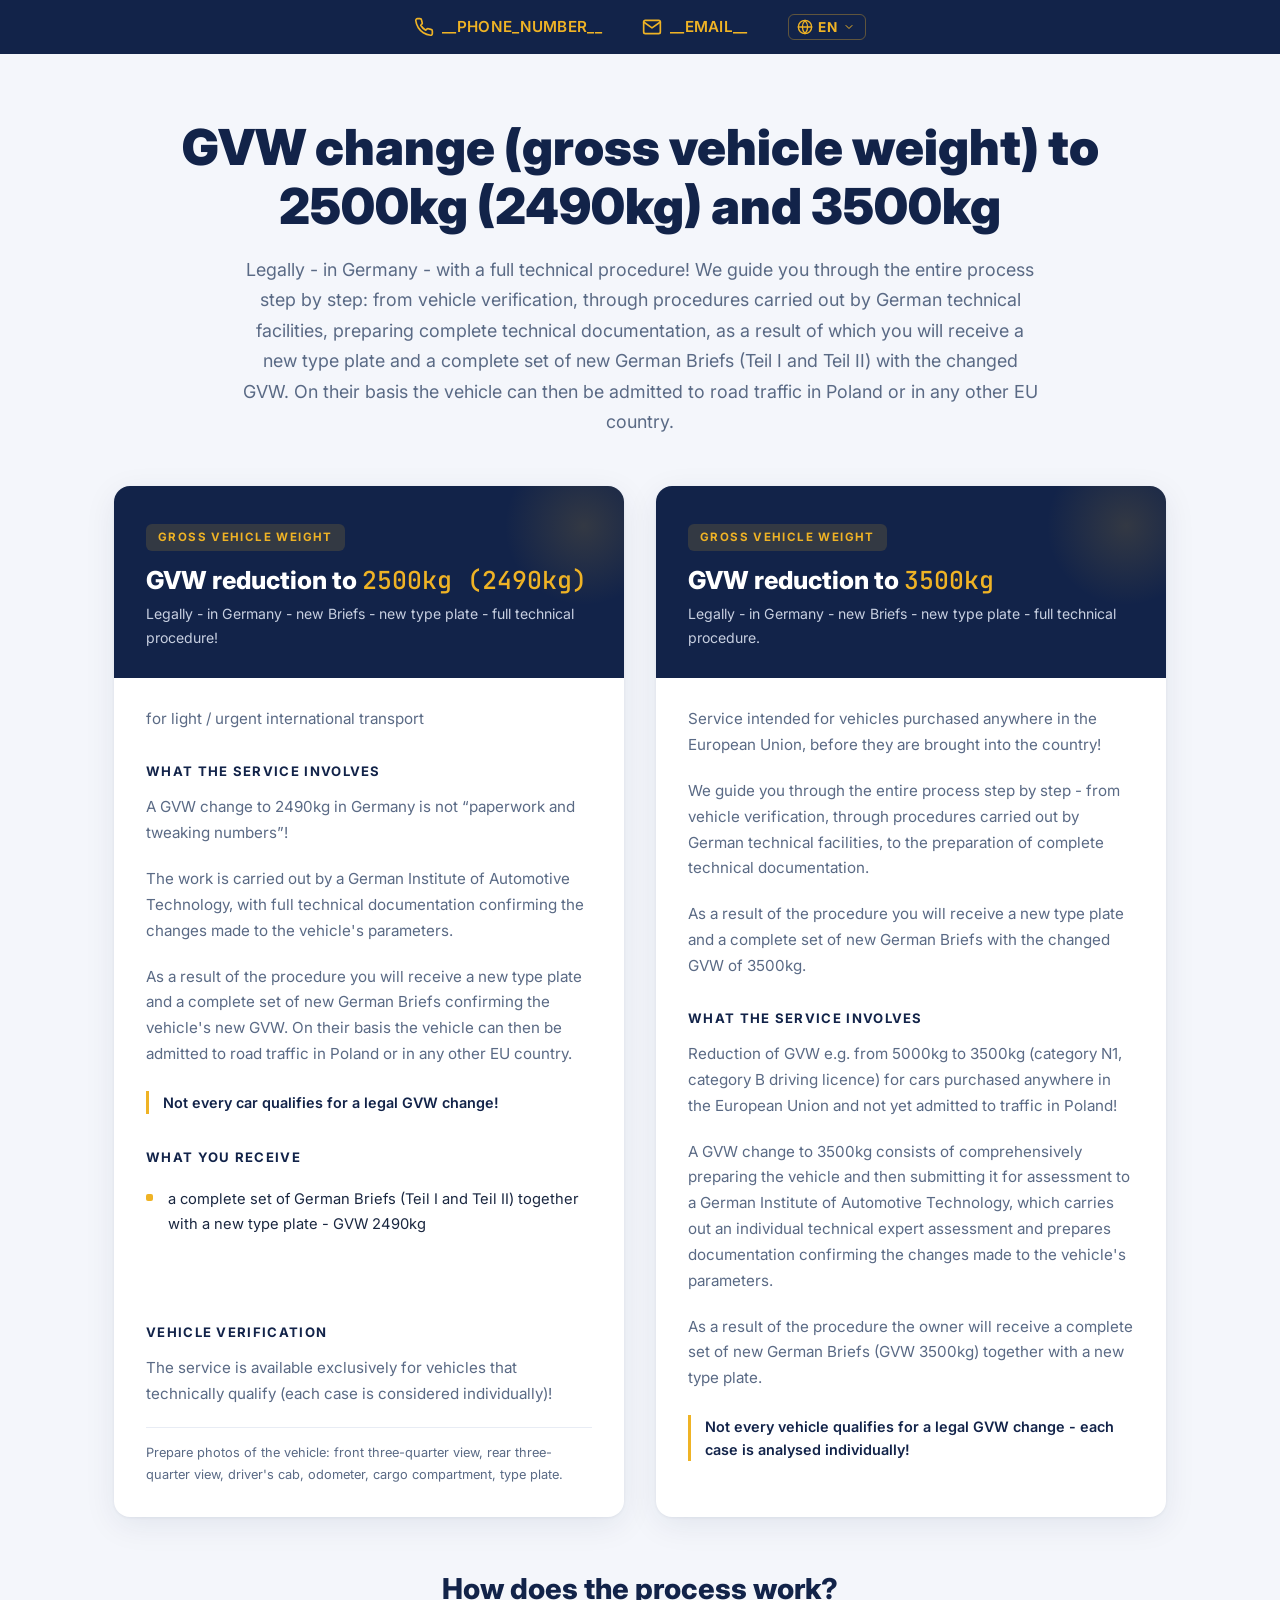
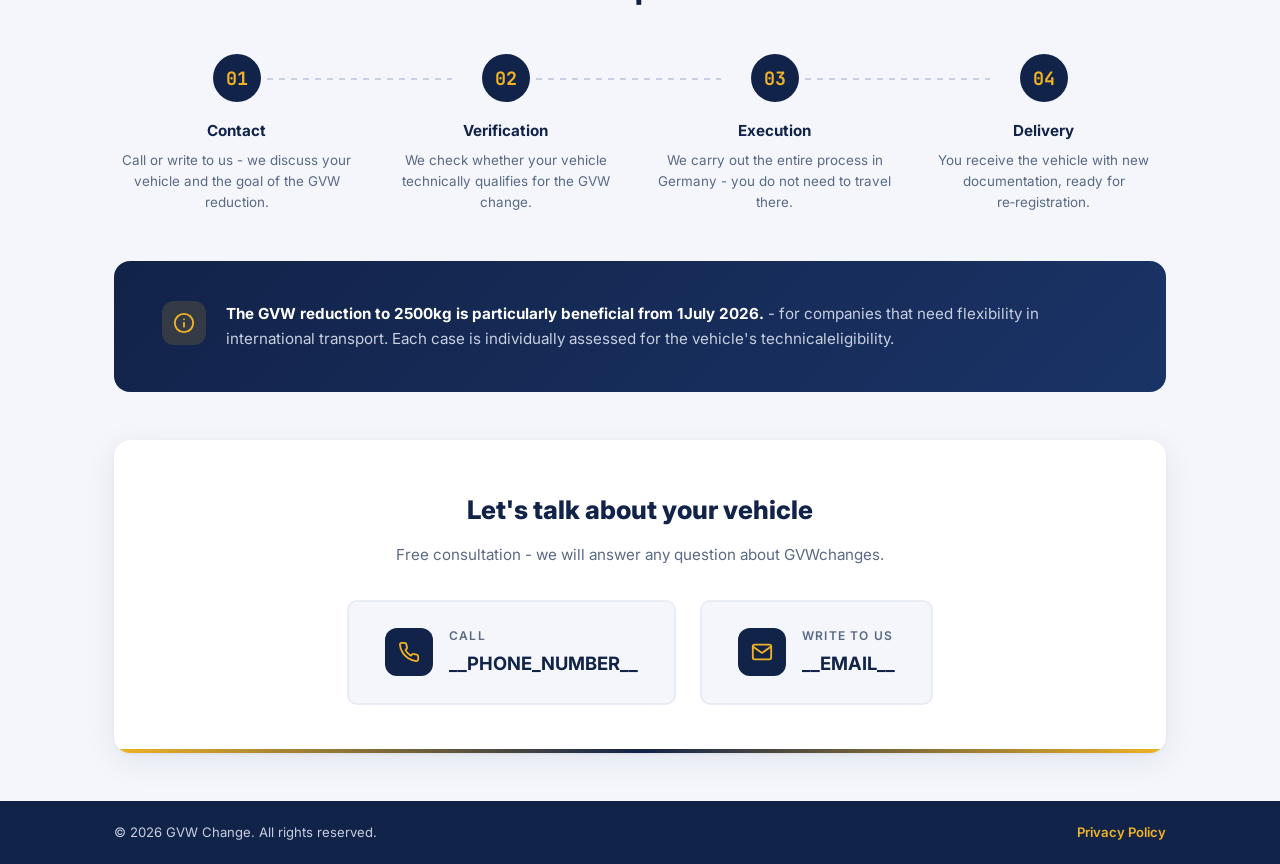
<file: en/index.html>
<!DOCTYPE html>
<html lang="en">

<head>
  <meta charset="UTF-8">
  <meta name="viewport" content="width=device-width, initial-scale=1.0">
  <meta name="description"
    content="Professional vehicle GVW reduction in Germany - lowering the gross vehicle weight to 3500 kg or 2500 kg. Full service, German documentation, valid across the EU.">
  <meta name="keywords"
    content="GVW reduction to 2500 kg, vehicle weight change Germany, gross vehicle weight reduction, GVW downgrade 2500 kg, lower vehicle GVW to 2500 kg, GVW change for van to 2500 kg, reduce vehicle weight to 2500 kg, how to lower GVW to 2500 kg, vehicle GVW change from Germany, GVW 2500 kg and driving licence, can you reduce GVW to 2500 kg, vehicle conversion to 2500 kg, GVW change in Germany, GVW reduction before registration, vehicle weight change German documents, avoid GVW over 3.5 t, GVW 2500 kg costs, GVW change and taxes, category B licence after GVW change, GVW reduction and EU registration">
  <meta name="author" content="Marek Jurecki">
  <title>Vehicle GVW Change | DMC Modification</title>
  <link rel="preconnect" href="https://fonts.googleapis.com">
  <link rel="preconnect" href="https://fonts.gstatic.com" crossorigin>
  <link
    href="https://fonts.googleapis.com/css2?family=Inter:wght@400;500;600;700;800;900&family=JetBrains+Mono:wght@500&display=swap"
    rel="stylesheet">
  <link rel="stylesheet" href="/style.css" type="text/css">

  <!-- SEO: canonical + hreflang -->
  <link rel="canonical" href="https://__SITE_DOMAIN__/en/">
  <link rel="alternate" hreflang="pl" href="https://__SITE_DOMAIN__/">
  <link rel="alternate" hreflang="en" href="https://__SITE_DOMAIN__/en/">
  <link rel="alternate" hreflang="ro" href="https://__SITE_DOMAIN__/ro/">
  <link rel="alternate" hreflang="cs" href="https://__SITE_DOMAIN__/cs/">
  <link rel="alternate" hreflang="it" href="https://__SITE_DOMAIN__/it/">
  <link rel="alternate" hreflang="hu" href="https://__SITE_DOMAIN__/hu/">
  <link rel="alternate" hreflang="es" href="https://__SITE_DOMAIN__/es/">
  <link rel="alternate" hreflang="uk" href="https://__SITE_DOMAIN__/uk/">
  <link rel="alternate" hreflang="ru" href="https://__SITE_DOMAIN__/ru/">
  <link rel="alternate" hreflang="x-default" href="https://__SITE_DOMAIN__/">

  <!-- Favicon -->
  <link rel="icon" type="image/png" href="/public/favicon-96x96.png" sizes="96x96" />
  <link rel="icon" type="image/svg+xml" href="/public/favicon.svg" />
  <link rel="shortcut icon" href="/public/favicon.ico" />
  <link rel="apple-touch-icon" sizes="180x180" href="/public/apple-touch-icon.png" />
  <meta name="apple-mobile-web-app-title" content="GVW Change" />
  <link rel="manifest" href="/public/site.webmanifest" />

  <!-- Google tag (gtag.js) -->
  <script async src="https://www.googletagmanager.com/gtag/js?id=AW-17997426374">
  </script>
  <script>
    window.dataLayer = window.dataLayer || [];
    function gtag() { dataLayer.push(arguments); }
    gtag('js', new Date());

    gtag('config', 'AW-17997426374');
  </script>
</head>

<body>

  <!-- ===== TOP CONTACT BAR ===== -->
  <div class="contact-bar">
    <a href="#" id="phone-top" data-contact="phone">
      <svg class="icon" viewBox="0 0 24 24" fill="none" stroke="currentColor" stroke-width="2" stroke-linecap="round"
        stroke-linejoin="round">
        <path
          d="M22 16.92v3a2 2 0 01-2.18 2 19.79 19.79 0 01-8.63-3.07 19.5 19.5 0 01-6-6A19.79 19.79 0 012.12 4.18 2 2 0 014.11 2h3a2 2 0 012 1.72c.127.96.362 1.903.7 2.81a2 2 0 01-.45 2.11L8.09 9.91a16 16 0 006 6l1.27-1.27a2 2 0 012.11-.45c.907.338 1.85.573 2.81.7A2 2 0 0122 16.92z" />
      </svg>
      <span class="contact-text"></span>
    </a>
    <a href="#" id="email-top" data-contact="email">
      <svg class="icon" viewBox="0 0 24 24" fill="none" stroke="currentColor" stroke-width="2" stroke-linecap="round"
        stroke-linejoin="round">
        <path d="M4 4h16c1.1 0 2 .9 2 2v12c0 1.1-.9 2-2 2H4c-1.1 0-2-.9-2-2V6c0-1.1.9-2 2-2z" />
        <polyline points="22,6 12,13 2,6" />
      </svg>
      <span class="contact-text"></span>
    </a>
    <div class="lang-switcher">
      <button class="lang-current" aria-expanded="false" aria-haspopup="listbox">
        <svg class="icon" viewBox="0 0 24 24" fill="none" stroke="currentColor" stroke-width="2" stroke-linecap="round"
          stroke-linejoin="round">
          <circle cx="12" cy="12" r="10" />
          <line x1="2" y1="12" x2="22" y2="12" />
          <path d="M12 2a15.3 15.3 0 0 1 4 10 15.3 15.3 0 0 1-4 10 15.3 15.3 0 0 1-4-10A15.3 15.3 0 0 1 12 2z" />
        </svg>
        <span>EN</span>
        <svg class="lang-chevron" viewBox="0 0 24 24" fill="none" stroke="currentColor" stroke-width="2"
          stroke-linecap="round" stroke-linejoin="round">
          <polyline points="6 9 12 15 18 9" />
        </svg>
      </button>
      <ul class="lang-menu" role="listbox">
        <li><a href="/" hreflang="pl" lang="pl">PL - Polski</a></li>
        <li><a href="/en/" hreflang="en" lang="en" aria-selected="true">EN - English</a></li>
        <li><a href="/ro/" hreflang="ro" lang="ro">RO - Română</a></li>
        <li><a href="/cs/" hreflang="cs" lang="cs">CS - Čeština</a></li>
        <li><a href="/it/" hreflang="it" lang="it">IT - Italiano</a></li>
        <li><a href="/hu/" hreflang="hu" lang="hu">HU - Magyar</a></li>
        <li><a href="/es/" hreflang="es" lang="es">ES - Español</a></li>
        <li><a href="/uk/" hreflang="uk" lang="uk">UK - Українська</a></li>
        <li><a href="/ru/" hreflang="ru" lang="ru">RU - Русский</a></li>
      </ul>
    </div>
  </div>

  <div class="page-wrap">

    <!-- ===== INTRO ===== -->
    <section class="intro fade-in">
      <h1>GVW change (gross vehicle weight) to 2500kg (2490kg) and 3500kg</h1>
      <p>Legally - in Germany - with a full technical procedure! We guide you through the entire process step by step: from vehicle verification, through procedures carried out by German technical facilities, preparing complete technical documentation, as a result of which you will receive a new type plate and a complete set of new German Briefs (Teil I and Teil II) with the changed GVW. On their basis the vehicle can then be admitted to road traffic in Poland or in any other EU country.</p>
    </section>

    <!-- ===== SERVICES ===== -->
    <div class="services">

      <!-- CARD 1: 2500 -->
      <article class="service-card fade-in" id="dmc-2500">
        <div class="card-header">
          <span class="tag">Gross vehicle weight</span>
          <h2>GVW reduction to <span class="dmc-val">2500kg (2490kg)</span></h2>
          <p class="subtitle">Legally - in Germany - new Briefs - new type plate - full technical procedure!</p>
        </div>
        <div class="card-body">
          <p>for light / urgent international transport</p>

          <h3>What the service involves</h3>
          <p>A GVW change to 2490kg in Germany is not “paperwork and tweaking numbers”!</p>
          <p>The work is carried out by a German Institute of Automotive Technology, with full technical documentation confirming the changes made to the vehicle's parameters.</p>
          <p>As a result of the procedure you will receive a new type plate and a complete set of new German Briefs confirming the vehicle's new GVW. On their basis the vehicle can then be admitted to road traffic in Poland or in any other EU country.</p>
          <p class="scope-note">Not every car qualifies for a legal GVW change!</p>

          <h3>What you receive</h3>
          <ul class="check-list">
            <li>a complete set of German Briefs (Teil I and Teil II) together with a new type plate - GVW 2490kg</li>
          </ul>
          <div class="verify-block">
            <h3>Vehicle verification</h3>
            <p>The service is available exclusively for vehicles that technically qualify (each case is considered individually)!</p>
            <p class="verification-note">Prepare photos of the vehicle: front three-quarter view, rear three-quarter view, driver's cab, odometer, cargo compartment, type plate.</p>
          </div>
        </div>
      </article>

      <!-- CARD 2: 3500 -->
      <article class="service-card fade-in" id="dmc-3500">
        <div class="card-header">
          <span class="tag">Gross vehicle weight</span>
          <h2>GVW reduction to <span class="dmc-val">3500kg</span></h2>
          <p class="subtitle">Legally - in Germany - new Briefs - new type plate - full technical procedure.</p>
        </div>
        <div class="card-body">
          <p>Service intended for vehicles purchased anywhere in the European Union, before they are brought into the country!</p>
          <p>We guide you through the entire process step by step - from vehicle verification, through procedures carried out by German technical facilities, to the preparation of complete technical documentation.</p>
          <p>As a result of the procedure you will receive a new type plate and a complete set of new German Briefs with the changed GVW of 3500kg.</p>

          <h3>What the service involves</h3>
          <p>Reduction of GVW e.g. from 5000kg to 3500kg (category N1, category B driving licence) for cars purchased anywhere in the European Union and not yet admitted to traffic in Poland!</p>
          <p>A GVW change to 3500kg consists of comprehensively preparing the vehicle and then submitting it for assessment to a German Institute of Automotive Technology, which carries out an individual technical expert assessment and prepares documentation confirming the changes made to the vehicle's parameters.</p>
          <p>As a result of the procedure the owner will receive a complete set of new German Briefs (GVW 3500kg) together with a new type plate.</p>
          <p class="scope-note">Not every vehicle qualifies for a legal GVW change - each case is analysed individually!</p>
        </div>
      </article>

    </div>
    <!-- /services -->

    <!-- ===== HOW IT WORKS ===== -->
    <section class="how-section fade-in">
      <h2>How does the process work?</h2>
      <div class="steps-grid">
        <div class="step-item">
          <div class="step-num">01</div>
          <h4>Contact</h4>
          <p>Call or write to us - we discuss your vehicle and the goal of the GVW reduction.</p>
        </div>
        <div class="step-item">
          <div class="step-num">02</div>
          <h4>Verification</h4>
          <p>We check whether your vehicle technically qualifies for the GVW change.</p>
        </div>
        <div class="step-item">
          <div class="step-num">03</div>
          <h4>Execution</h4>
          <p>We carry out the entire process in Germany - you do not need to travel there.</p>
        </div>
        <div class="step-item">
          <div class="step-num">04</div>
          <h4>Delivery</h4>
          <p>You receive the vehicle with new documentation, ready for re&#8209;registration.</p>
        </div>
      </div>
    </section>

    <!-- ===== NOTE ===== -->
    <div class="note-section fade-in">
      <div class="note-icon">
        <svg viewBox="0 0 24 24" fill="none" stroke="currentColor" stroke-width="2" stroke-linecap="round"
          stroke-linejoin="round">
          <circle cx="12" cy="12" r="10" />
          <line x1="12" y1="16" x2="12" y2="12" />
          <line x1="12" y1="8" x2="12.01" y2="8" />
        </svg>
      </div>
      <p><strong>The GVW reduction to 2500kg is particularly beneficial from 1July 2026.</strong> - for
        companies that need flexibility in international transport. Each case is individually assessed for the vehicle's
        technicaleligibility.</p>
    </div>

    <!-- ===== FOOTER CONTACT ===== -->
    <section class="footer-contact fade-in" id="kontakt">
      <h2>Let's talk about your vehicle</h2>
      <p class="sub">Free consultation - we will answer any question about GVWchanges.</p>
      <div class="contact-cards">
        <a href="#" class="contact-card" id="phone-bottom" data-contact="phone">
          <div class="cc-icon">
            <svg viewBox="0 0 24 24" fill="none" stroke="currentColor" stroke-width="2" stroke-linecap="round"
              stroke-linejoin="round">
              <path
                d="M22 16.92v3a2 2 0 01-2.18 2 19.79 19.79 0 01-8.63-3.07 19.5 19.5 0 01-6-6A19.79 19.79 0 012.12 4.18 2 2 0 014.11 2h3a2 2 0 012 1.72c.127.96.362 1.903.7 2.81a2 2 0 01-.45 2.11L8.09 9.91a16 16 0 006 6l1.27-1.27a2 2 0 012.11-.45c.907.338 1.85.573 2.81.7A2 2 0 0122 16.92z" />
            </svg>
          </div>
          <div class="cc-text">
            <div class="cc-label">Call</div>
            <div class="cc-value"></div>
          </div>
        </a>
        <a href="#" class="contact-card" id="email-bottom" data-contact="email">
          <div class="cc-icon">
            <svg viewBox="0 0 24 24" fill="none" stroke="currentColor" stroke-width="2" stroke-linecap="round"
              stroke-linejoin="round">
              <path d="M4 4h16c1.1 0 2 .9 2 2v12c0 1.1-.9 2-2 2H4c-1.1 0-2-.9-2-2V6c0-1.1.9-2 2-2z" />
              <polyline points="22,6 12,13 2,6" />
            </svg>
          </div>
          <div class="cc-text">
            <div class="cc-label">Write to us</div>
            <div class="cc-value"></div>
          </div>
        </a>
      </div>
    </section>

  </div>
  <!-- /page-wrap -->

  <!-- ===== FOOTER ===== -->
  <footer class="site-footer">
    <div class="footer-inner">
      <span>&copy; <span id="footer-year"></span> GVW Change. All rights reserved.</span>
      <a href="/privacy-policy">Privacy Policy</a>
    </div>
  </footer>

  <script src="/script.js"></script>
  <script>
    document.getElementById('footer-year').textContent = new Date().getFullYear();
  </script>
</body>

</html>
</file>
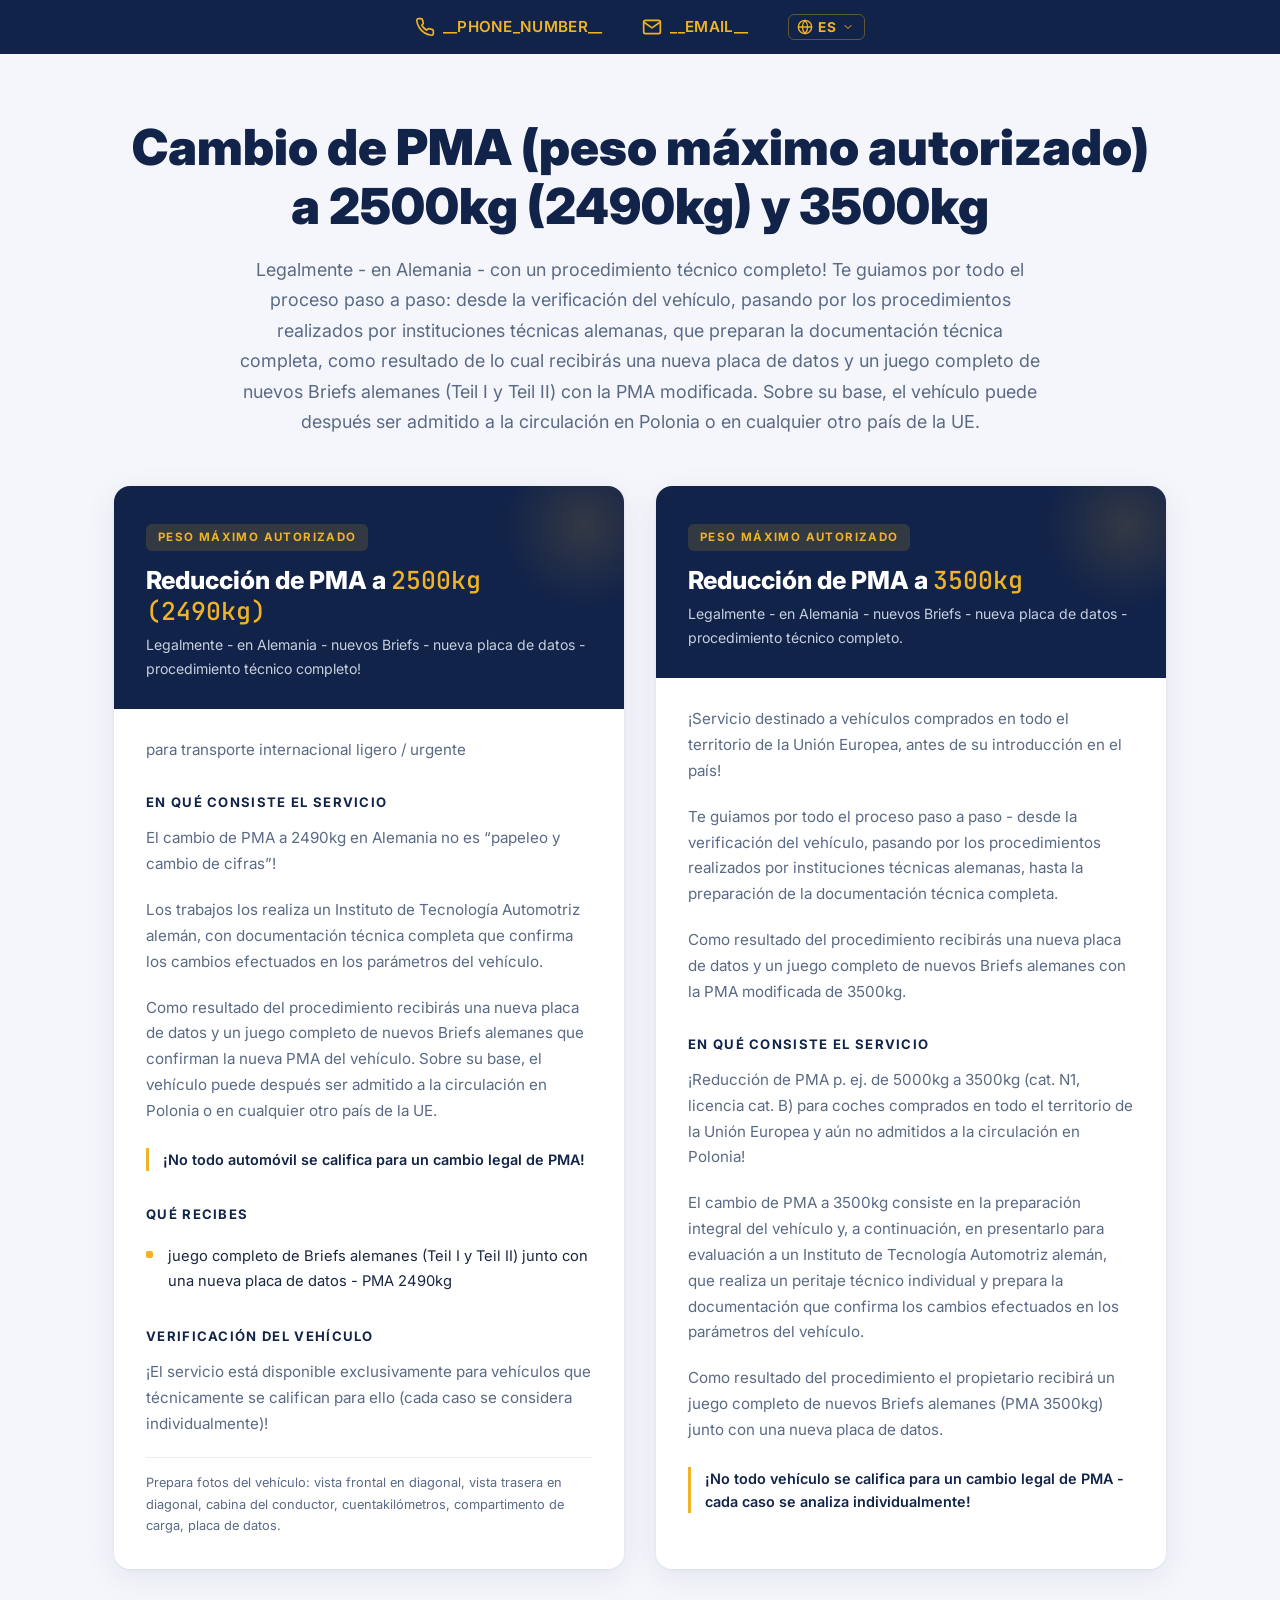
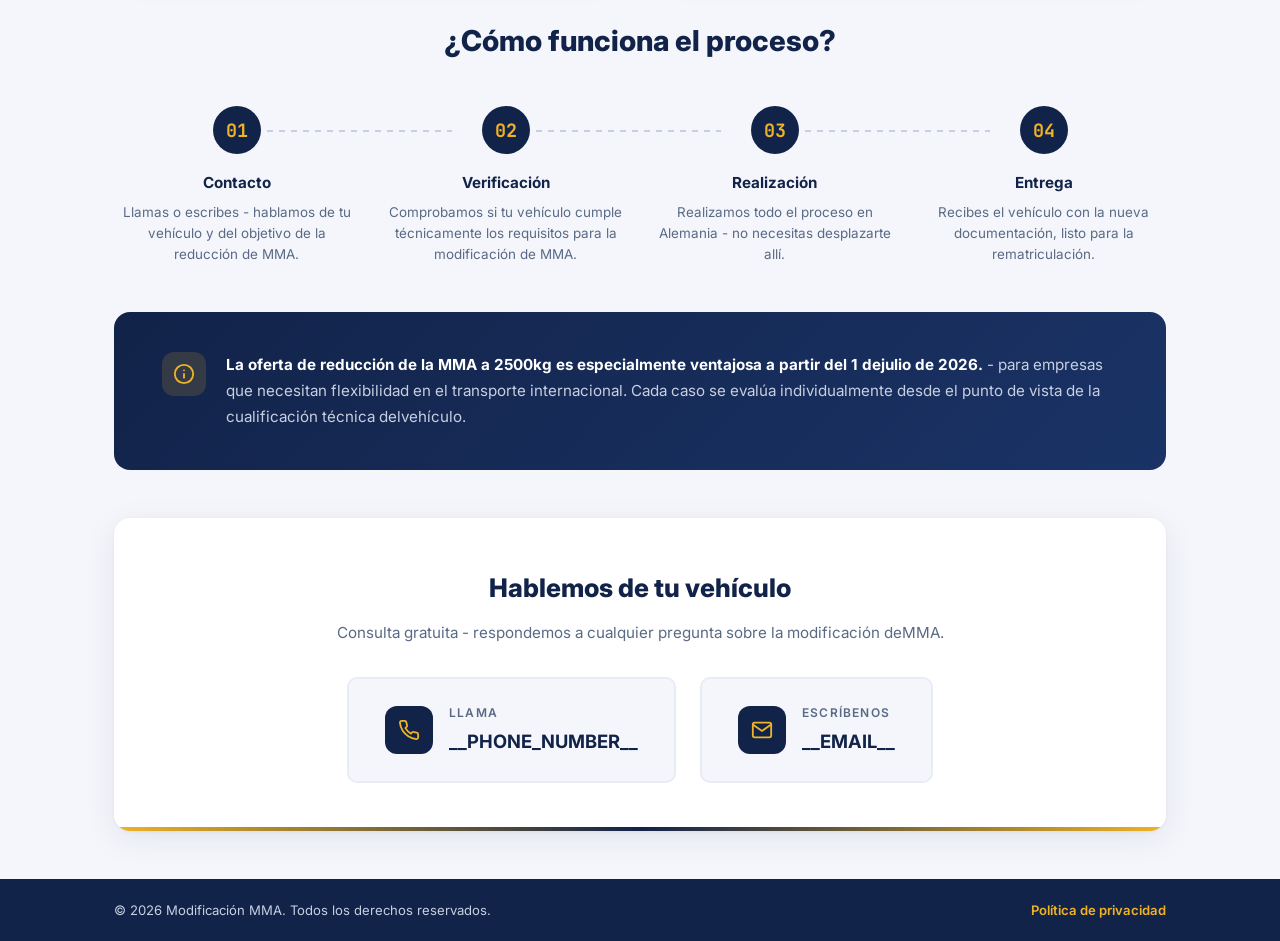
<file: es/index.html>
<!DOCTYPE html>
<html lang="es">

<head>
  <meta charset="UTF-8">
  <meta name="viewport" content="width=device-width, initial-scale=1.0">
  <meta name="description"
    content="Modificación profesional de la MMA de vehículos en Alemania - reducción de la masa máxima autorizada a 3500 kg o 2500 kg. Servicio completo, documentación alemana, válida en toda la UE.">
  <meta name="keywords"
    content="modificación MMA a 2500 kg, reducción MMA a 2500 kg, MMA 2500 kg, modificación masa máxima autorizada 2500 kg, reducción masa vehículo a 2,5 t, modificación MMA furgoneta a 2500 kg, reducción MMA vehículo a 2500 kg, cómo reducir MMA a 2500 kg, modificación MMA vehículo de Alemania, MMA 2500 kg y permiso de conducir, se puede reducir MMA a 2500 kg, transformación vehículo a 2500 kg, modificación MMA en Alemania 2500 kg, reducción MMA antes de matriculación, modificación MMA vehículo con documentos alemanes 2500 kg, evitar MMA superior a 3,5 t, MMA 2500 kg costes, modificación MMA e impuestos, permiso B tras modificación MMA, reducción MMA y matriculación UE">
  <meta name="author" content="Marek Jurecki">
  <title>Modificación de la MMA del vehículo | Cambio DMC</title>
  <link rel="preconnect" href="https://fonts.googleapis.com">
  <link rel="preconnect" href="https://fonts.gstatic.com" crossorigin>
  <link
    href="https://fonts.googleapis.com/css2?family=Inter:wght@400;500;600;700;800;900&family=JetBrains+Mono:wght@500&display=swap"
    rel="stylesheet">
  <link rel="stylesheet" href="/style.css" type="text/css">

  <!-- SEO: canonical + hreflang -->
  <link rel="canonical" href="https://__SITE_DOMAIN__/es/">
  <link rel="alternate" hreflang="pl" href="https://__SITE_DOMAIN__/">
  <link rel="alternate" hreflang="en" href="https://__SITE_DOMAIN__/en/">
  <link rel="alternate" hreflang="ro" href="https://__SITE_DOMAIN__/ro/">
  <link rel="alternate" hreflang="cs" href="https://__SITE_DOMAIN__/cs/">
  <link rel="alternate" hreflang="it" href="https://__SITE_DOMAIN__/it/">
  <link rel="alternate" hreflang="hu" href="https://__SITE_DOMAIN__/hu/">
  <link rel="alternate" hreflang="es" href="https://__SITE_DOMAIN__/es/">
  <link rel="alternate" hreflang="uk" href="https://__SITE_DOMAIN__/uk/">
  <link rel="alternate" hreflang="ru" href="https://__SITE_DOMAIN__/ru/">
  <link rel="alternate" hreflang="x-default" href="https://__SITE_DOMAIN__/">

  <!-- Favicon -->
  <link rel="icon" type="image/png" href="/public/favicon-96x96.png" sizes="96x96" />
  <link rel="icon" type="image/svg+xml" href="/public/favicon.svg" />
  <link rel="shortcut icon" href="/public/favicon.ico" />
  <link rel="apple-touch-icon" sizes="180x180" href="/public/apple-touch-icon.png" />
  <meta name="apple-mobile-web-app-title" content="Modificación MMA" />
  <link rel="manifest" href="/public/site.webmanifest" />

  <!-- Google tag (gtag.js) -->
  <script async src="https://www.googletagmanager.com/gtag/js?id=AW-17997426374">
  </script>
  <script>
    window.dataLayer = window.dataLayer || [];
    function gtag() { dataLayer.push(arguments); }
    gtag('js', new Date());

    gtag('config', 'AW-17997426374');
  </script>
</head>

<body>

  <!-- ===== TOP CONTACT BAR ===== -->
  <div class="contact-bar">
    <a href="#" id="phone-top" data-contact="phone">
      <svg class="icon" viewBox="0 0 24 24" fill="none" stroke="currentColor" stroke-width="2" stroke-linecap="round"
        stroke-linejoin="round">
        <path
          d="M22 16.92v3a2 2 0 01-2.18 2 19.79 19.79 0 01-8.63-3.07 19.5 19.5 0 01-6-6A19.79 19.79 0 012.12 4.18 2 2 0 014.11 2h3a2 2 0 012 1.72c.127.96.362 1.903.7 2.81a2 2 0 01-.45 2.11L8.09 9.91a16 16 0 006 6l1.27-1.27a2 2 0 012.11-.45c.907.338 1.85.573 2.81.7A2 2 0 0122 16.92z" />
      </svg>
      <span class="contact-text"></span>
    </a>
    <a href="#" id="email-top" data-contact="email">
      <svg class="icon" viewBox="0 0 24 24" fill="none" stroke="currentColor" stroke-width="2" stroke-linecap="round"
        stroke-linejoin="round">
        <path d="M4 4h16c1.1 0 2 .9 2 2v12c0 1.1-.9 2-2 2H4c-1.1 0-2-.9-2-2V6c0-1.1.9-2 2-2z" />
        <polyline points="22,6 12,13 2,6" />
      </svg>
      <span class="contact-text"></span>
    </a>
    <div class="lang-switcher">
      <button class="lang-current" aria-expanded="false" aria-haspopup="listbox">
        <svg class="icon" viewBox="0 0 24 24" fill="none" stroke="currentColor" stroke-width="2" stroke-linecap="round"
          stroke-linejoin="round">
          <circle cx="12" cy="12" r="10" />
          <line x1="2" y1="12" x2="22" y2="12" />
          <path d="M12 2a15.3 15.3 0 0 1 4 10 15.3 15.3 0 0 1-4 10 15.3 15.3 0 0 1-4-10A15.3 15.3 0 0 1 12 2z" />
        </svg>
        <span>ES</span>
        <svg class="lang-chevron" viewBox="0 0 24 24" fill="none" stroke="currentColor" stroke-width="2"
          stroke-linecap="round" stroke-linejoin="round">
          <polyline points="6 9 12 15 18 9" />
        </svg>
      </button>
      <ul class="lang-menu" role="listbox">
        <li><a href="/" hreflang="pl" lang="pl">PL - Polski</a></li>
        <li><a href="/en/" hreflang="en" lang="en">EN - English</a></li>
        <li><a href="/ro/" hreflang="ro" lang="ro">RO - Română</a></li>
        <li><a href="/cs/" hreflang="cs" lang="cs">CS - Čeština</a></li>
        <li><a href="/it/" hreflang="it" lang="it">IT - Italiano</a></li>
        <li><a href="/hu/" hreflang="hu" lang="hu">HU - Magyar</a></li>
        <li><a href="/es/" hreflang="es" lang="es" aria-selected="true">ES - Español</a></li>
        <li><a href="/uk/" hreflang="uk" lang="uk">UK - Українська</a></li>
        <li><a href="/ru/" hreflang="ru" lang="ru">RU - Русский</a></li>
      </ul>
    </div>
  </div>

  <div class="page-wrap">

    <!-- ===== INTRO ===== -->
    <section class="intro fade-in">
      <h1>Cambio de PMA (peso máximo autorizado) a 2500kg (2490kg) y 3500kg</h1>
      <p>Legalmente - en Alemania - con un procedimiento técnico completo! Te guiamos por todo el proceso paso a paso: desde la verificación del vehículo, pasando por los procedimientos realizados por instituciones técnicas alemanas, que preparan la documentación técnica completa, como resultado de lo cual recibirás una nueva placa de datos y un juego completo de nuevos Briefs alemanes (Teil I y Teil II) con la PMA modificada. Sobre su base, el vehículo puede después ser admitido a la circulación en Polonia o en cualquier otro país de la UE.</p>
    </section>

    <!-- ===== SERVICES ===== -->
    <div class="services">

      <!-- CARD 1: 2500 -->
      <article class="service-card fade-in" id="dmc-2500">
        <div class="card-header">
          <span class="tag">Peso máximo autorizado</span>
          <h2>Reducción de PMA a <span class="dmc-val">2500kg (2490kg)</span></h2>
          <p class="subtitle">Legalmente - en Alemania - nuevos Briefs - nueva placa de datos - procedimiento técnico completo!</p>
        </div>
        <div class="card-body">
          <p>para transporte internacional ligero / urgente</p>

          <h3>En qué consiste el servicio</h3>
          <p>El cambio de PMA a 2490kg en Alemania no es “papeleo y cambio de cifras”!</p>
          <p>Los trabajos los realiza un Instituto de Tecnología Automotriz alemán, con documentación técnica completa que confirma los cambios efectuados en los parámetros del vehículo.</p>
          <p>Como resultado del procedimiento recibirás una nueva placa de datos y un juego completo de nuevos Briefs alemanes que confirman la nueva PMA del vehículo. Sobre su base, el vehículo puede después ser admitido a la circulación en Polonia o en cualquier otro país de la UE.</p>
          <p class="scope-note">¡No todo automóvil se califica para un cambio legal de PMA!</p>

          <h3>Qué recibes</h3>
          <ul class="check-list">
            <li>juego completo de Briefs alemanes (Teil I y Teil II) junto con una nueva placa de datos - PMA 2490kg</li>
          </ul>
          <div class="verify-block">
            <h3>Verificación del vehículo</h3>
            <p>¡El servicio está disponible exclusivamente para vehículos que técnicamente se califican para ello (cada caso se considera individualmente)!</p>
            <p class="verification-note">Prepara fotos del vehículo: vista frontal en diagonal, vista trasera en diagonal, cabina del conductor, cuentakilómetros, compartimento de carga, placa de datos.</p>
          </div>
        </div>
      </article>

      <!-- CARD 2: 3500 -->
      <article class="service-card fade-in" id="dmc-3500">
        <div class="card-header">
          <span class="tag">Peso máximo autorizado</span>
          <h2>Reducción de PMA a <span class="dmc-val">3500kg</span></h2>
          <p class="subtitle">Legalmente - en Alemania - nuevos Briefs - nueva placa de datos - procedimiento técnico completo.</p>
        </div>
        <div class="card-body">
          <p>¡Servicio destinado a vehículos comprados en todo el territorio de la Unión Europea, antes de su introducción en el país!</p>
          <p>Te guiamos por todo el proceso paso a paso - desde la verificación del vehículo, pasando por los procedimientos realizados por instituciones técnicas alemanas, hasta la preparación de la documentación técnica completa.</p>
          <p>Como resultado del procedimiento recibirás una nueva placa de datos y un juego completo de nuevos Briefs alemanes con la PMA modificada de 3500kg.</p>

          <h3>En qué consiste el servicio</h3>
          <p>¡Reducción de PMA p. ej. de 5000kg a 3500kg (cat. N1, licencia cat. B) para coches comprados en todo el territorio de la Unión Europea y aún no admitidos a la circulación en Polonia!</p>
          <p>El cambio de PMA a 3500kg consiste en la preparación integral del vehículo y, a continuación, en presentarlo para evaluación a un Instituto de Tecnología Automotriz alemán, que realiza un peritaje técnico individual y prepara la documentación que confirma los cambios efectuados en los parámetros del vehículo.</p>
          <p>Como resultado del procedimiento el propietario recibirá un juego completo de nuevos Briefs alemanes (PMA 3500kg) junto con una nueva placa de datos.</p>
          <p class="scope-note">¡No todo vehículo se califica para un cambio legal de PMA - cada caso se analiza individualmente!</p>
        </div>
      </article>

    </div>
    <!-- /services -->

    <!-- ===== HOW IT WORKS ===== -->
    <section class="how-section fade-in">
      <h2>¿Cómo funciona el proceso?</h2>
      <div class="steps-grid">
        <div class="step-item">
          <div class="step-num">01</div>
          <h4>Contacto</h4>
          <p>Llamas o escribes - hablamos de tu vehículo y del objetivo de la reducción de MMA.</p>
        </div>
        <div class="step-item">
          <div class="step-num">02</div>
          <h4>Verificación</h4>
          <p>Comprobamos si tu vehículo cumple técnicamente los requisitos para la modificación de MMA.</p>
        </div>
        <div class="step-item">
          <div class="step-num">03</div>
          <h4>Realización</h4>
          <p>Realizamos todo el proceso en Alemania - no necesitas desplazarte allí.</p>
        </div>
        <div class="step-item">
          <div class="step-num">04</div>
          <h4>Entrega</h4>
          <p>Recibes el vehículo con la nueva documentación, listo para la rematriculación.</p>
        </div>
      </div>
    </section>

    <!-- ===== NOTE ===== -->
    <div class="note-section fade-in">
      <div class="note-icon">
        <svg viewBox="0 0 24 24" fill="none" stroke="currentColor" stroke-width="2" stroke-linecap="round"
          stroke-linejoin="round">
          <circle cx="12" cy="12" r="10" />
          <line x1="12" y1="16" x2="12" y2="12" />
          <line x1="12" y1="8" x2="12.01" y2="8" />
        </svg>
      </div>
      <p><strong>La oferta de reducción de la MMA a 2500kg es especialmente ventajosa a partir del 1 dejulio de 2026.</strong> - para
        empresas que necesitan flexibilidad en el transporte internacional. Cada caso se evalúa individualmente
        desde el punto de vista de la cualificación técnica delvehículo.</p>
    </div>

    <!-- ===== FOOTER CONTACT ===== -->
    <section class="footer-contact fade-in" id="kontakt">
      <h2>Hablemos de tu vehículo</h2>
      <p class="sub">Consulta gratuita - respondemos a cualquier pregunta sobre la modificación deMMA.</p>
      <div class="contact-cards">
        <a href="#" class="contact-card" id="phone-bottom" data-contact="phone">
          <div class="cc-icon">
            <svg viewBox="0 0 24 24" fill="none" stroke="currentColor" stroke-width="2" stroke-linecap="round"
              stroke-linejoin="round">
              <path
                d="M22 16.92v3a2 2 0 01-2.18 2 19.79 19.79 0 01-8.63-3.07 19.5 19.5 0 01-6-6A19.79 19.79 0 012.12 4.18 2 2 0 014.11 2h3a2 2 0 012 1.72c.127.96.362 1.903.7 2.81a2 2 0 01-.45 2.11L8.09 9.91a16 16 0 006 6l1.27-1.27a2 2 0 012.11-.45c.907.338 1.85.573 2.81.7A2 2 0 0122 16.92z" />
            </svg>
          </div>
          <div class="cc-text">
            <div class="cc-label">Llama</div>
            <div class="cc-value"></div>
          </div>
        </a>
        <a href="#" class="contact-card" id="email-bottom" data-contact="email">
          <div class="cc-icon">
            <svg viewBox="0 0 24 24" fill="none" stroke="currentColor" stroke-width="2" stroke-linecap="round"
              stroke-linejoin="round">
              <path d="M4 4h16c1.1 0 2 .9 2 2v12c0 1.1-.9 2-2 2H4c-1.1 0-2-.9-2-2V6c0-1.1.9-2 2-2z" />
              <polyline points="22,6 12,13 2,6" />
            </svg>
          </div>
          <div class="cc-text">
            <div class="cc-label">Escríbenos</div>
            <div class="cc-value"></div>
          </div>
        </a>
      </div>
    </section>

  </div>
  <!-- /page-wrap -->

  <!-- ===== FOOTER ===== -->
  <footer class="site-footer">
    <div class="footer-inner">
      <span>&copy; <span id="footer-year"></span> Modificación MMA. Todos los derechos reservados.</span>
      <a href="/privacy-policy">Política de privacidad</a>
    </div>
  </footer>

  <script src="/script.js"></script>
  <script>
    document.getElementById('footer-year').textContent = new Date().getFullYear();
  </script>
</body>

</html>
</file>
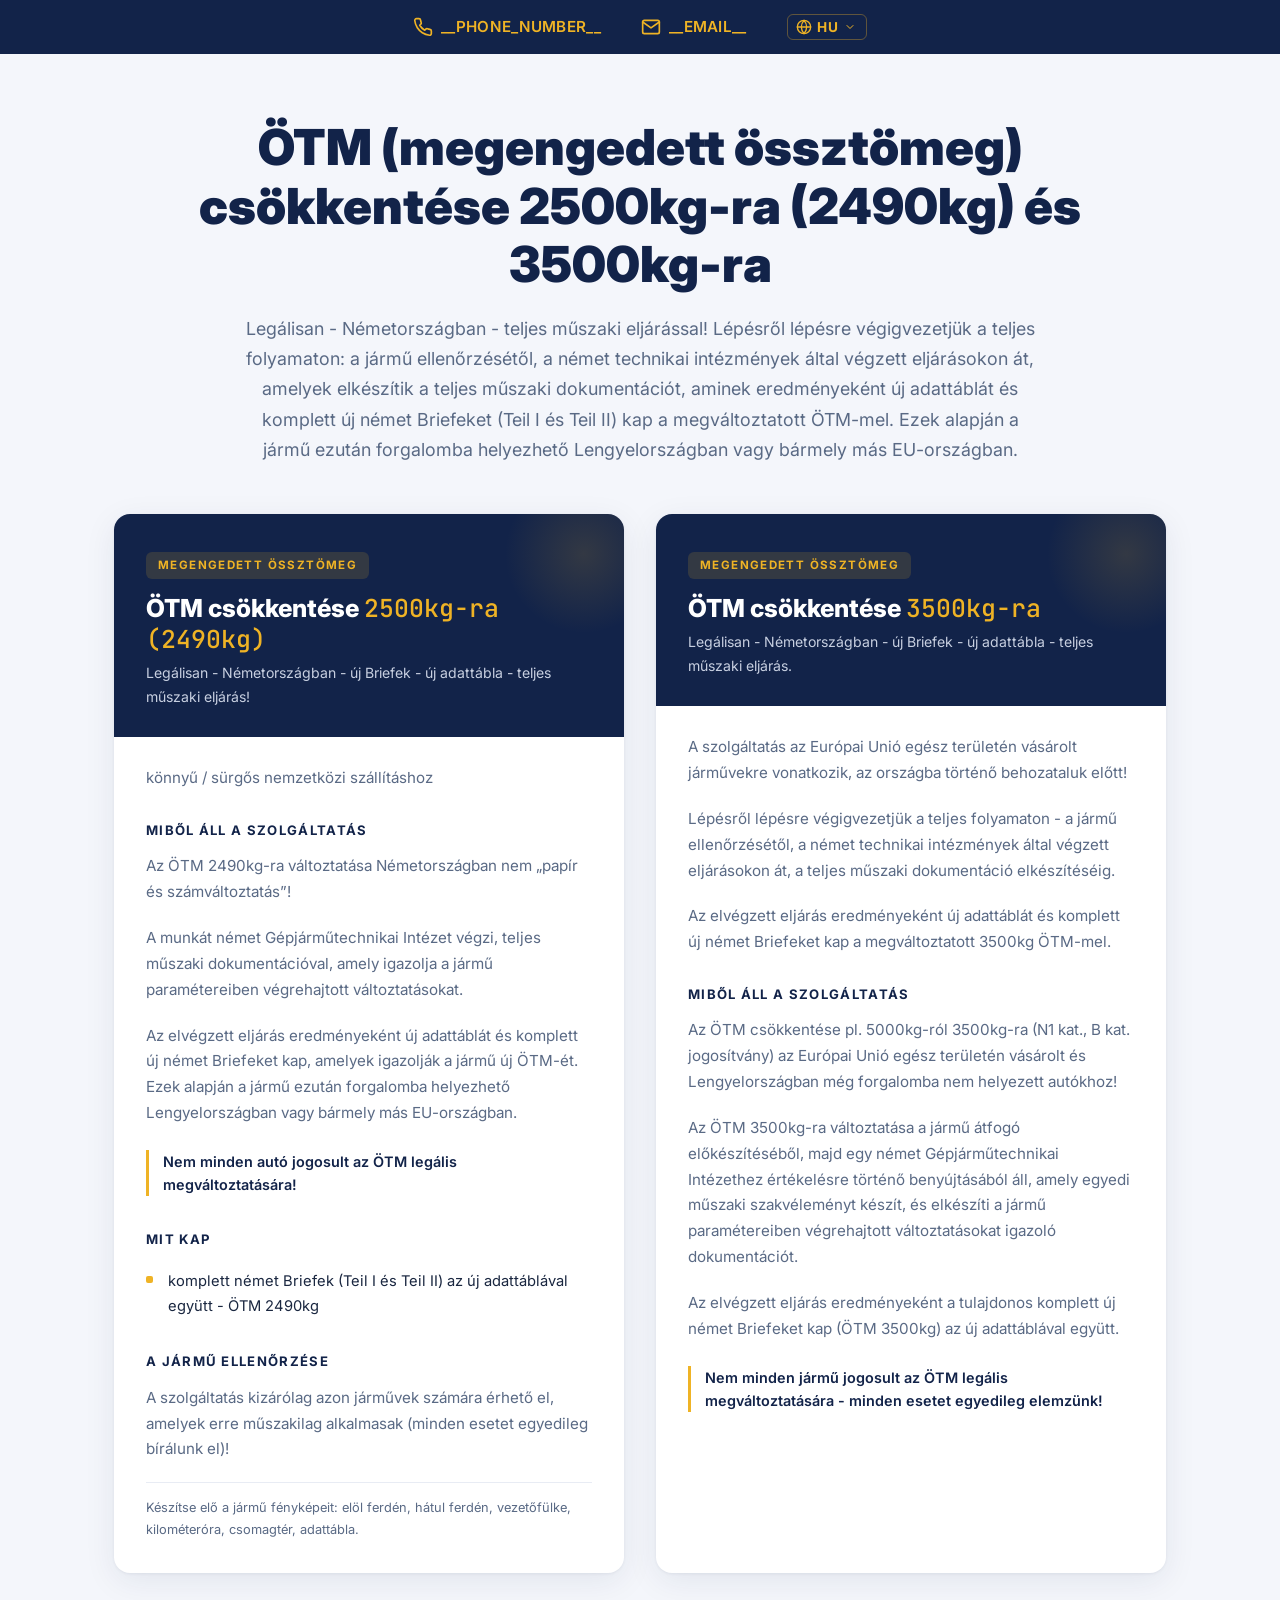
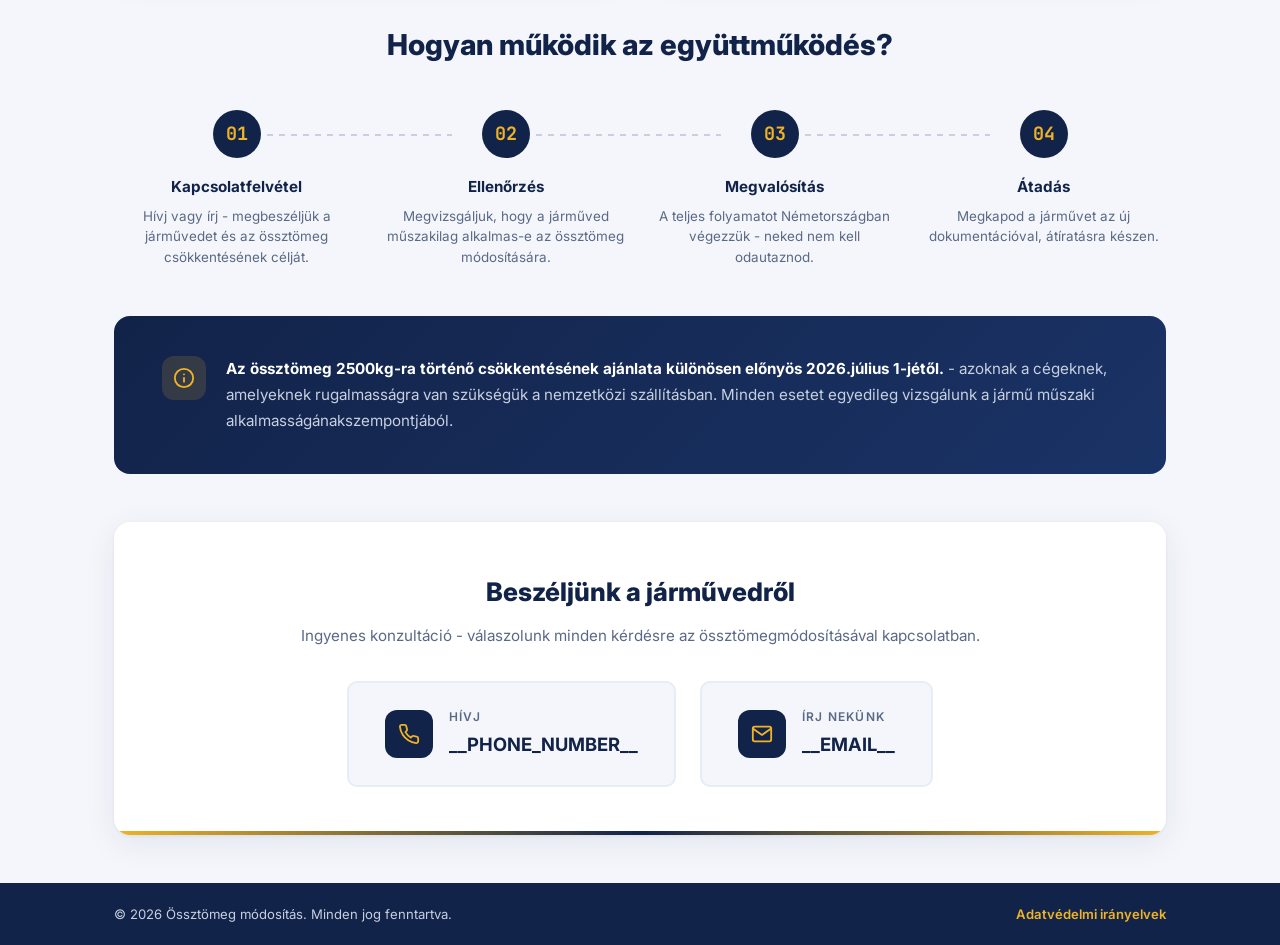
<file: hu/index.html>
<!DOCTYPE html>
<html lang="hu">

<head>
  <meta charset="UTF-8">
  <meta name="viewport" content="width=device-width, initial-scale=1.0">
  <meta name="description"
    content="Járművek megengedett össztömegének professzionális módosítása Németországban - az össztömeg csökkentése 3500 kg-ra vagy 2500 kg-ra. Teljes körű ügyintézés, német dokumentáció, az egész EU-ban érvényes.">
  <meta name="keywords"
    content="össztömeg módosítás 2500 kg, megengedett össztömeg csökkentés 2500 kg, össztömeg 2500 kg, megengedett össztömeg módosítás 2500 kg, jármű tömeg csökkentés 2,5 t, kisteherautó össztömeg módosítás 2500 kg, jármű össztömeg csökkentés 2500 kg, hogyan csökkenthető az össztömeg 2500 kg-ra, össztömeg módosítás Németországban, össztömeg 2500 kg és jogosítvány, csökkenthető-e az össztömeg 2500 kg-ra, jármű átalakítás 2500 kg-ra, össztömeg módosítás Németországban 2500 kg, össztömeg csökkentés regisztráció előtt, jármű össztömeg módosítás német dokumentumokkal 2500 kg, 3,5 t feletti össztömeg elkerülése, össztömeg 2500 kg költségek, össztömeg módosítás és adók, B kategóriás jogosítvány össztömeg módosítás után, össztömeg csökkentés és EU regisztráció">
  <meta name="author" content="Marek Jurecki">
  <title>Jármű össztömeg módosítása | DMC változtatás</title>
  <link rel="preconnect" href="https://fonts.googleapis.com">
  <link rel="preconnect" href="https://fonts.gstatic.com" crossorigin>
  <link
    href="https://fonts.googleapis.com/css2?family=Inter:wght@400;500;600;700;800;900&family=JetBrains+Mono:wght@500&display=swap"
    rel="stylesheet">
  <link rel="stylesheet" href="/style.css" type="text/css">

  <!-- SEO: canonical + hreflang -->
  <link rel="canonical" href="https://__SITE_DOMAIN__/hu/">
  <link rel="alternate" hreflang="pl" href="https://__SITE_DOMAIN__/">
  <link rel="alternate" hreflang="en" href="https://__SITE_DOMAIN__/en/">
  <link rel="alternate" hreflang="ro" href="https://__SITE_DOMAIN__/ro/">
  <link rel="alternate" hreflang="cs" href="https://__SITE_DOMAIN__/cs/">
  <link rel="alternate" hreflang="it" href="https://__SITE_DOMAIN__/it/">
  <link rel="alternate" hreflang="hu" href="https://__SITE_DOMAIN__/hu/">
  <link rel="alternate" hreflang="es" href="https://__SITE_DOMAIN__/es/">
  <link rel="alternate" hreflang="uk" href="https://__SITE_DOMAIN__/uk/">
  <link rel="alternate" hreflang="ru" href="https://__SITE_DOMAIN__/ru/">
  <link rel="alternate" hreflang="x-default" href="https://__SITE_DOMAIN__/">

  <!-- Favicon -->
  <link rel="icon" type="image/png" href="/public/favicon-96x96.png" sizes="96x96" />
  <link rel="icon" type="image/svg+xml" href="/public/favicon.svg" />
  <link rel="shortcut icon" href="/public/favicon.ico" />
  <link rel="apple-touch-icon" sizes="180x180" href="/public/apple-touch-icon.png" />
  <meta name="apple-mobile-web-app-title" content="Össztömeg módosítás" />
  <link rel="manifest" href="/public/site.webmanifest" />

  <!-- Google tag (gtag.js) -->
  <script async src="https://www.googletagmanager.com/gtag/js?id=AW-17997426374">
  </script>
  <script>
    window.dataLayer = window.dataLayer || [];
    function gtag() { dataLayer.push(arguments); }
    gtag('js', new Date());

    gtag('config', 'AW-17997426374');
  </script>
</head>

<body>

  <!-- ===== TOP CONTACT BAR ===== -->
  <div class="contact-bar">
    <a href="#" id="phone-top" data-contact="phone">
      <svg class="icon" viewBox="0 0 24 24" fill="none" stroke="currentColor" stroke-width="2" stroke-linecap="round"
        stroke-linejoin="round">
        <path
          d="M22 16.92v3a2 2 0 01-2.18 2 19.79 19.79 0 01-8.63-3.07 19.5 19.5 0 01-6-6A19.79 19.79 0 012.12 4.18 2 2 0 014.11 2h3a2 2 0 012 1.72c.127.96.362 1.903.7 2.81a2 2 0 01-.45 2.11L8.09 9.91a16 16 0 006 6l1.27-1.27a2 2 0 012.11-.45c.907.338 1.85.573 2.81.7A2 2 0 0122 16.92z" />
      </svg>
      <span class="contact-text"></span>
    </a>
    <a href="#" id="email-top" data-contact="email">
      <svg class="icon" viewBox="0 0 24 24" fill="none" stroke="currentColor" stroke-width="2" stroke-linecap="round"
        stroke-linejoin="round">
        <path d="M4 4h16c1.1 0 2 .9 2 2v12c0 1.1-.9 2-2 2H4c-1.1 0-2-.9-2-2V6c0-1.1.9-2 2-2z" />
        <polyline points="22,6 12,13 2,6" />
      </svg>
      <span class="contact-text"></span>
    </a>
    <div class="lang-switcher">
      <button class="lang-current" aria-expanded="false" aria-haspopup="listbox">
        <svg class="icon" viewBox="0 0 24 24" fill="none" stroke="currentColor" stroke-width="2" stroke-linecap="round"
          stroke-linejoin="round">
          <circle cx="12" cy="12" r="10" />
          <line x1="2" y1="12" x2="22" y2="12" />
          <path d="M12 2a15.3 15.3 0 0 1 4 10 15.3 15.3 0 0 1-4 10 15.3 15.3 0 0 1-4-10A15.3 15.3 0 0 1 12 2z" />
        </svg>
        <span>HU</span>
        <svg class="lang-chevron" viewBox="0 0 24 24" fill="none" stroke="currentColor" stroke-width="2"
          stroke-linecap="round" stroke-linejoin="round">
          <polyline points="6 9 12 15 18 9" />
        </svg>
      </button>
      <ul class="lang-menu" role="listbox">
        <li><a href="/" hreflang="pl" lang="pl">PL - Polski</a></li>
        <li><a href="/en/" hreflang="en" lang="en">EN - English</a></li>
        <li><a href="/ro/" hreflang="ro" lang="ro">RO - Română</a></li>
        <li><a href="/cs/" hreflang="cs" lang="cs">CS - Čeština</a></li>
        <li><a href="/it/" hreflang="it" lang="it">IT - Italiano</a></li>
        <li><a href="/hu/" hreflang="hu" lang="hu" aria-selected="true">HU - Magyar</a></li>
        <li><a href="/es/" hreflang="es" lang="es">ES - Español</a></li>
        <li><a href="/uk/" hreflang="uk" lang="uk">UK - Українська</a></li>
        <li><a href="/ru/" hreflang="ru" lang="ru">RU - Русский</a></li>
      </ul>
    </div>
  </div>

  <div class="page-wrap">

    <!-- ===== INTRO ===== -->
    <section class="intro fade-in">
      <h1>ÖTM (megengedett össztömeg) csökkentése 2500kg-ra (2490kg) és 3500kg-ra</h1>
      <p>Legálisan - Németországban - teljes műszaki eljárással! Lépésről lépésre végigvezetjük a teljes folyamaton: a jármű ellenőrzésétől, a német technikai intézmények által végzett eljárásokon át, amelyek elkészítik a teljes műszaki dokumentációt, aminek eredményeként új adattáblát és komplett új német Briefeket (Teil I és Teil II) kap a megváltoztatott ÖTM-mel. Ezek alapján a jármű ezután forgalomba helyezhető Lengyelországban vagy bármely más EU-országban.</p>
    </section>

    <!-- ===== SERVICES ===== -->
    <div class="services">

      <!-- CARD 1: 2500 -->
      <article class="service-card fade-in" id="dmc-2500">
        <div class="card-header">
          <span class="tag">Megengedett össztömeg</span>
          <h2>ÖTM csökkentése <span class="dmc-val">2500kg-ra (2490kg)</span></h2>
          <p class="subtitle">Legálisan - Németországban - új Briefek - új adattábla - teljes műszaki eljárás!</p>
        </div>
        <div class="card-body">
          <p>könnyű / sürgős nemzetközi szállításhoz</p>

          <h3>Miből áll a szolgáltatás</h3>
          <p>Az ÖTM 2490kg-ra változtatása Németországban nem „papír és számváltoztatás”!</p>
          <p>A munkát német Gépjárműtechnikai Intézet végzi, teljes műszaki dokumentációval, amely igazolja a jármű paramétereiben végrehajtott változtatásokat.</p>
          <p>Az elvégzett eljárás eredményeként új adattáblát és komplett új német Briefeket kap, amelyek igazolják a jármű új ÖTM-ét. Ezek alapján a jármű ezután forgalomba helyezhető Lengyelországban vagy bármely más EU-országban.</p>
          <p class="scope-note">Nem minden autó jogosult az ÖTM legális megváltoztatására!</p>

          <h3>Mit kap</h3>
          <ul class="check-list">
            <li>komplett német Briefek (Teil I és Teil II) az új adattáblával együtt - ÖTM 2490kg</li>
          </ul>
          <div class="verify-block">
            <h3>A jármű ellenőrzése</h3>
            <p>A szolgáltatás kizárólag azon járművek számára érhető el, amelyek erre műszakilag alkalmasak (minden esetet egyedileg bírálunk el)!</p>
            <p class="verification-note">Készítse elő a jármű fényképeit: elöl ferdén, hátul ferdén, vezetőfülke, kilométeróra, csomagtér, adattábla.</p>
          </div>
        </div>
      </article>

      <!-- CARD 2: 3500 -->
      <article class="service-card fade-in" id="dmc-3500">
        <div class="card-header">
          <span class="tag">Megengedett össztömeg</span>
          <h2>ÖTM csökkentése <span class="dmc-val">3500kg-ra</span></h2>
          <p class="subtitle">Legálisan - Németországban - új Briefek - új adattábla - teljes műszaki eljárás.</p>
        </div>
        <div class="card-body">
          <p>A szolgáltatás az Európai Unió egész területén vásárolt járművekre vonatkozik, az országba történő behozataluk előtt!</p>
          <p>Lépésről lépésre végigvezetjük a teljes folyamaton - a jármű ellenőrzésétől, a német technikai intézmények által végzett eljárásokon át, a teljes műszaki dokumentáció elkészítéséig.</p>
          <p>Az elvégzett eljárás eredményeként új adattáblát és komplett új német Briefeket kap a megváltoztatott 3500kg ÖTM-mel.</p>

          <h3>Miből áll a szolgáltatás</h3>
          <p>Az ÖTM csökkentése pl. 5000kg-ról 3500kg-ra (N1 kat., B kat. jogosítvány) az Európai Unió egész területén vásárolt és Lengyelországban még forgalomba nem helyezett autókhoz!</p>
          <p>Az ÖTM 3500kg-ra változtatása a jármű átfogó előkészítéséből, majd egy német Gépjárműtechnikai Intézethez értékelésre történő benyújtásából áll, amely egyedi műszaki szakvéleményt készít, és elkészíti a jármű paramétereiben végrehajtott változtatásokat igazoló dokumentációt.</p>
          <p>Az elvégzett eljárás eredményeként a tulajdonos komplett új német Briefeket kap (ÖTM 3500kg) az új adattáblával együtt.</p>
          <p class="scope-note">Nem minden jármű jogosult az ÖTM legális megváltoztatására - minden esetet egyedileg elemzünk!</p>
        </div>
      </article>

    </div>
    <!-- /services -->

    <!-- ===== HOW IT WORKS ===== -->
    <section class="how-section fade-in">
      <h2>Hogyan működik az együttműködés?</h2>
      <div class="steps-grid">
        <div class="step-item">
          <div class="step-num">01</div>
          <h4>Kapcsolatfelvétel</h4>
          <p>Hívj vagy írj - megbeszéljük a járművedet és az össztömeg csökkentésének célját.</p>
        </div>
        <div class="step-item">
          <div class="step-num">02</div>
          <h4>Ellenőrzés</h4>
          <p>Megvizsgáljuk, hogy a járműved műszakilag alkalmas-e az össztömeg módosítására.</p>
        </div>
        <div class="step-item">
          <div class="step-num">03</div>
          <h4>Megvalósítás</h4>
          <p>A teljes folyamatot Németországban végezzük - neked nem kell odautaznod.</p>
        </div>
        <div class="step-item">
          <div class="step-num">04</div>
          <h4>Átadás</h4>
          <p>Megkapod a járművet az új dokumentációval, átíratásra készen.</p>
        </div>
      </div>
    </section>

    <!-- ===== NOTE ===== -->
    <div class="note-section fade-in">
      <div class="note-icon">
        <svg viewBox="0 0 24 24" fill="none" stroke="currentColor" stroke-width="2" stroke-linecap="round"
          stroke-linejoin="round">
          <circle cx="12" cy="12" r="10" />
          <line x1="12" y1="16" x2="12" y2="12" />
          <line x1="12" y1="8" x2="12.01" y2="8" />
        </svg>
      </div>
      <p><strong>Az össztömeg 2500kg-ra történő csökkentésének ajánlata különösen előnyös 2026.július 1-jétől.</strong> - azoknak
        a cégeknek, amelyeknek rugalmasságra van szükségük a nemzetközi szállításban. Minden esetet egyedileg
        vizsgálunk a jármű műszaki alkalmasságánakszempontjából.</p>
    </div>

    <!-- ===== FOOTER CONTACT ===== -->
    <section class="footer-contact fade-in" id="kontakt">
      <h2>Beszéljünk a járművedről</h2>
      <p class="sub">Ingyenes konzultáció - válaszolunk minden kérdésre az össztömegmódosításával kapcsolatban.</p>
      <div class="contact-cards">
        <a href="#" class="contact-card" id="phone-bottom" data-contact="phone">
          <div class="cc-icon">
            <svg viewBox="0 0 24 24" fill="none" stroke="currentColor" stroke-width="2" stroke-linecap="round"
              stroke-linejoin="round">
              <path
                d="M22 16.92v3a2 2 0 01-2.18 2 19.79 19.79 0 01-8.63-3.07 19.5 19.5 0 01-6-6A19.79 19.79 0 012.12 4.18 2 2 0 014.11 2h3a2 2 0 012 1.72c.127.96.362 1.903.7 2.81a2 2 0 01-.45 2.11L8.09 9.91a16 16 0 006 6l1.27-1.27a2 2 0 012.11-.45c.907.338 1.85.573 2.81.7A2 2 0 0122 16.92z" />
            </svg>
          </div>
          <div class="cc-text">
            <div class="cc-label">Hívj</div>
            <div class="cc-value"></div>
          </div>
        </a>
        <a href="#" class="contact-card" id="email-bottom" data-contact="email">
          <div class="cc-icon">
            <svg viewBox="0 0 24 24" fill="none" stroke="currentColor" stroke-width="2" stroke-linecap="round"
              stroke-linejoin="round">
              <path d="M4 4h16c1.1 0 2 .9 2 2v12c0 1.1-.9 2-2 2H4c-1.1 0-2-.9-2-2V6c0-1.1.9-2 2-2z" />
              <polyline points="22,6 12,13 2,6" />
            </svg>
          </div>
          <div class="cc-text">
            <div class="cc-label">Írj nekünk</div>
            <div class="cc-value"></div>
          </div>
        </a>
      </div>
    </section>

  </div>
  <!-- /page-wrap -->

  <!-- ===== FOOTER ===== -->
  <footer class="site-footer">
    <div class="footer-inner">
      <span>&copy; <span id="footer-year"></span> Össztömeg módosítás. Minden jog fenntartva.</span>
      <a href="/privacy-policy">Adatvédelmi irányelvek</a>
    </div>
  </footer>

  <script src="/script.js"></script>
  <script>
    document.getElementById('footer-year').textContent = new Date().getFullYear();
  </script>
</body>

</html>
</file>
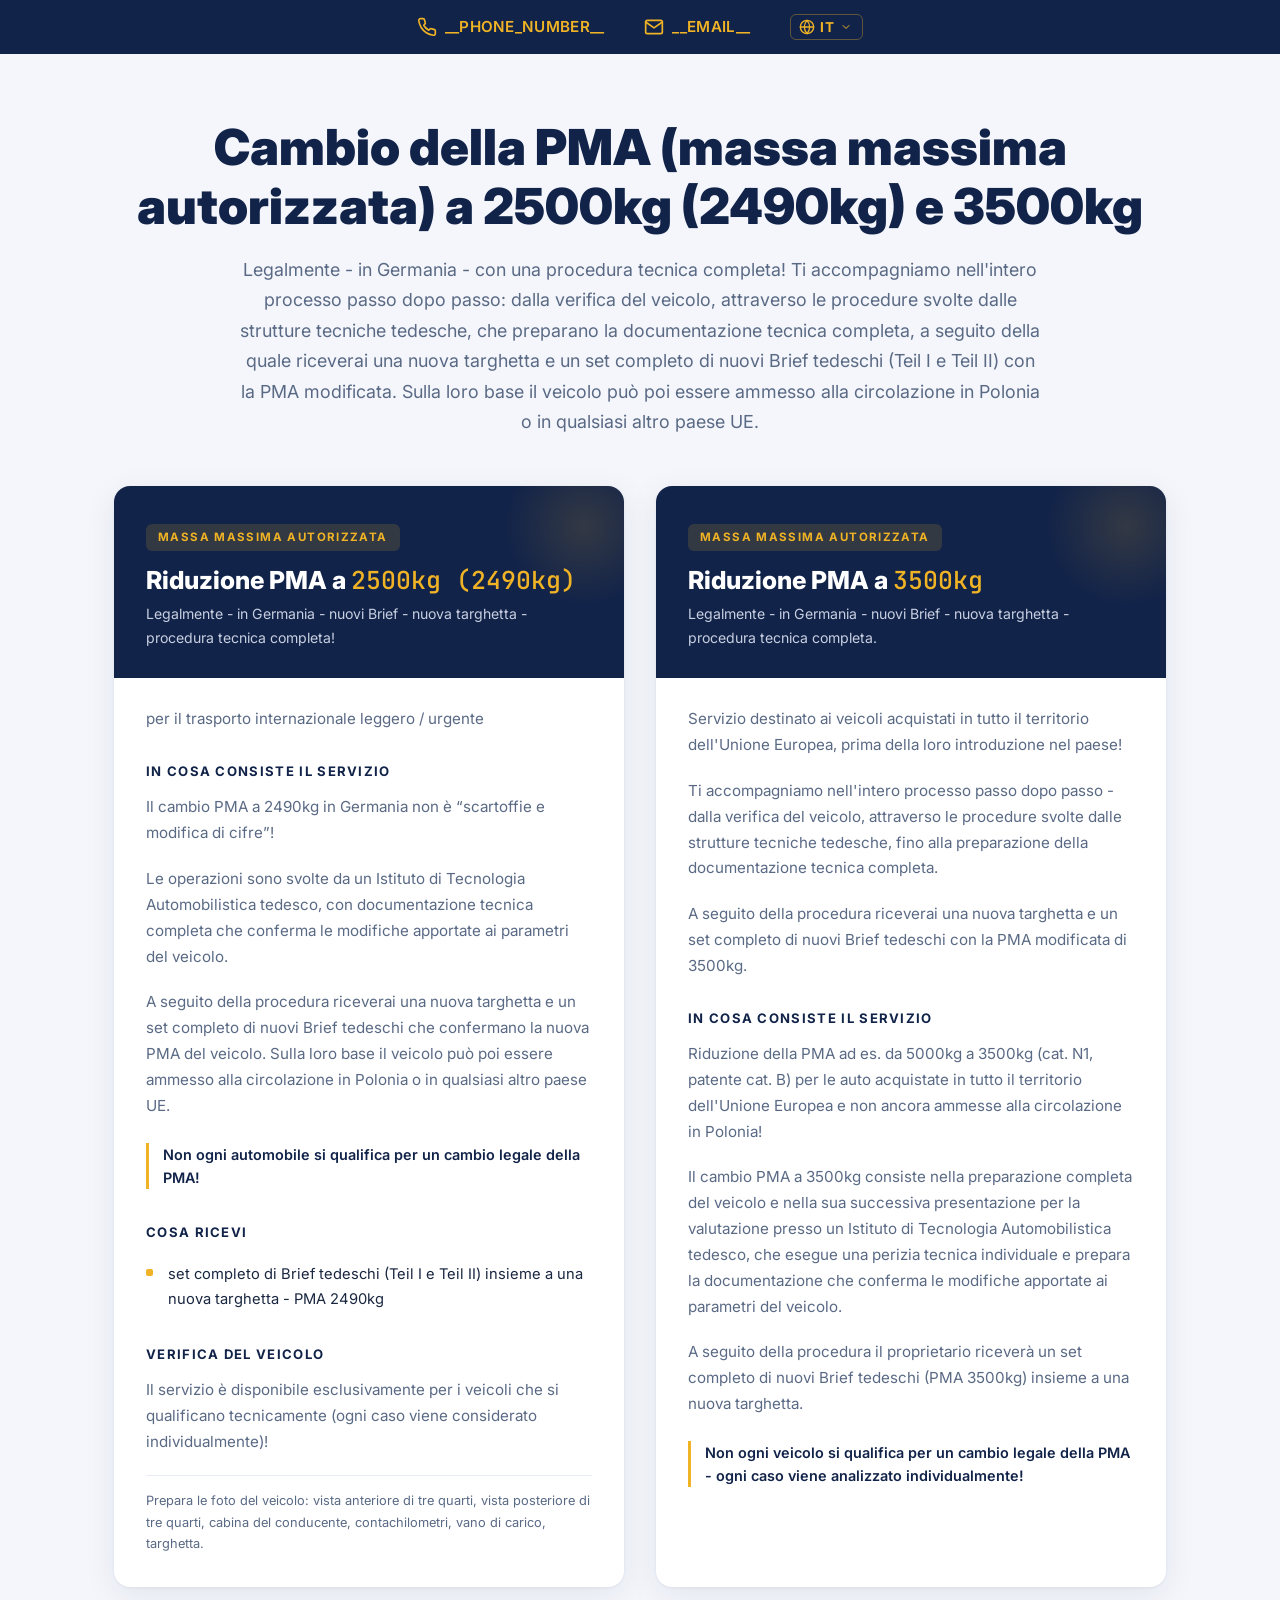
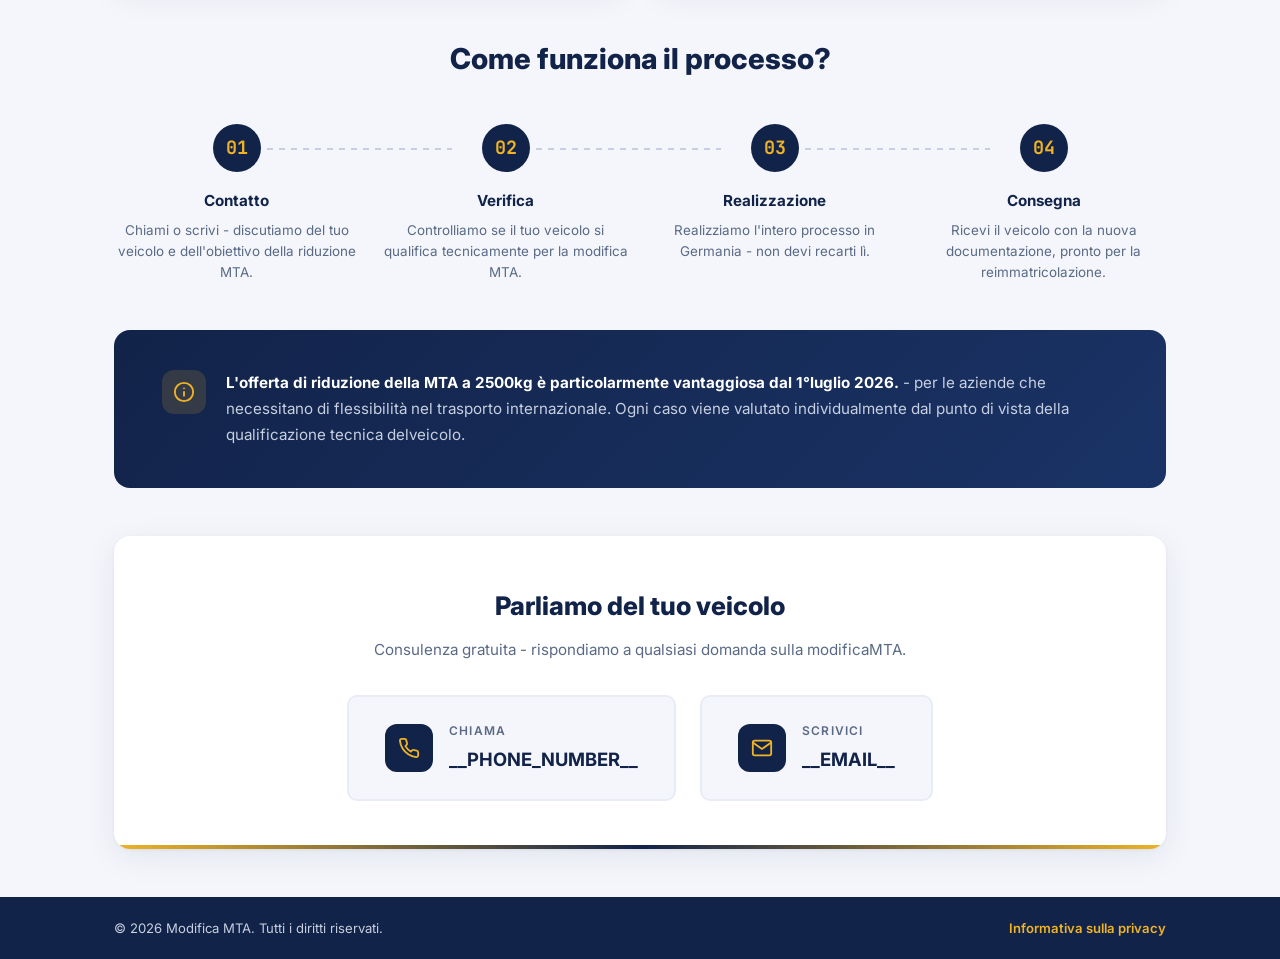
<file: it/index.html>
<!DOCTYPE html>
<html lang="it">

<head>
  <meta charset="UTF-8">
  <meta name="viewport" content="width=device-width, initial-scale=1.0">
  <meta name="description"
    content="Modifica professionale della MTA dei veicoli in Germania - riduzione della massa totale autorizzata a 3500 kg o 2500 kg. Servizio completo, documentazione tedesca, valida in tutta l'UE.">
  <meta name="keywords"
    content="modifica MTA a 2500 kg, riduzione MTA a 2500 kg, MTA 2500 kg, modifica massa totale autorizzata 2500 kg, riduzione massa veicolo a 2,5 t, modifica MTA furgone a 2500 kg, riduzione MTA veicolo a 2500 kg, come ridurre MTA a 2500 kg, modifica MTA veicolo dalla Germania, MTA 2500 kg e patente, si può ridurre MTA a 2500 kg, trasformazione veicolo a 2500 kg, modifica MTA in Germania 2500 kg, riduzione MTA prima dell'immatricolazione, modifica MTA veicolo con documenti tedeschi 2500 kg, evitare MTA oltre 3,5 t, MTA 2500 kg costi, modifica MTA e tasse, patente B dopo modifica MTA, riduzione MTA e immatricolazione UE">
  <meta name="author" content="Marek Jurecki">
  <title>Modifica della MTA del veicolo | Cambio DMC</title>
  <link rel="preconnect" href="https://fonts.googleapis.com">
  <link rel="preconnect" href="https://fonts.gstatic.com" crossorigin>
  <link
    href="https://fonts.googleapis.com/css2?family=Inter:wght@400;500;600;700;800;900&family=JetBrains+Mono:wght@500&display=swap"
    rel="stylesheet">
  <link rel="stylesheet" href="/style.css" type="text/css">

  <!-- SEO: canonical + hreflang -->
  <link rel="canonical" href="https://__SITE_DOMAIN__/it/">
  <link rel="alternate" hreflang="pl" href="https://__SITE_DOMAIN__/">
  <link rel="alternate" hreflang="en" href="https://__SITE_DOMAIN__/en/">
  <link rel="alternate" hreflang="ro" href="https://__SITE_DOMAIN__/ro/">
  <link rel="alternate" hreflang="cs" href="https://__SITE_DOMAIN__/cs/">
  <link rel="alternate" hreflang="it" href="https://__SITE_DOMAIN__/it/">
  <link rel="alternate" hreflang="hu" href="https://__SITE_DOMAIN__/hu/">
  <link rel="alternate" hreflang="es" href="https://__SITE_DOMAIN__/es/">
  <link rel="alternate" hreflang="uk" href="https://__SITE_DOMAIN__/uk/">
  <link rel="alternate" hreflang="ru" href="https://__SITE_DOMAIN__/ru/">
  <link rel="alternate" hreflang="x-default" href="https://__SITE_DOMAIN__/">

  <!-- Favicon -->
  <link rel="icon" type="image/png" href="/public/favicon-96x96.png" sizes="96x96" />
  <link rel="icon" type="image/svg+xml" href="/public/favicon.svg" />
  <link rel="shortcut icon" href="/public/favicon.ico" />
  <link rel="apple-touch-icon" sizes="180x180" href="/public/apple-touch-icon.png" />
  <meta name="apple-mobile-web-app-title" content="Modifica MTA" />
  <link rel="manifest" href="/public/site.webmanifest" />

  <!-- Google tag (gtag.js) -->
  <script async src="https://www.googletagmanager.com/gtag/js?id=AW-17997426374">
  </script>
  <script>
    window.dataLayer = window.dataLayer || [];
    function gtag() { dataLayer.push(arguments); }
    gtag('js', new Date());

    gtag('config', 'AW-17997426374');
  </script>
</head>

<body>

  <!-- ===== TOP CONTACT BAR ===== -->
  <div class="contact-bar">
    <a href="#" id="phone-top" data-contact="phone">
      <svg class="icon" viewBox="0 0 24 24" fill="none" stroke="currentColor" stroke-width="2" stroke-linecap="round"
        stroke-linejoin="round">
        <path
          d="M22 16.92v3a2 2 0 01-2.18 2 19.79 19.79 0 01-8.63-3.07 19.5 19.5 0 01-6-6A19.79 19.79 0 012.12 4.18 2 2 0 014.11 2h3a2 2 0 012 1.72c.127.96.362 1.903.7 2.81a2 2 0 01-.45 2.11L8.09 9.91a16 16 0 006 6l1.27-1.27a2 2 0 012.11-.45c.907.338 1.85.573 2.81.7A2 2 0 0122 16.92z" />
      </svg>
      <span class="contact-text"></span>
    </a>
    <a href="#" id="email-top" data-contact="email">
      <svg class="icon" viewBox="0 0 24 24" fill="none" stroke="currentColor" stroke-width="2" stroke-linecap="round"
        stroke-linejoin="round">
        <path d="M4 4h16c1.1 0 2 .9 2 2v12c0 1.1-.9 2-2 2H4c-1.1 0-2-.9-2-2V6c0-1.1.9-2 2-2z" />
        <polyline points="22,6 12,13 2,6" />
      </svg>
      <span class="contact-text"></span>
    </a>
    <div class="lang-switcher">
      <button class="lang-current" aria-expanded="false" aria-haspopup="listbox">
        <svg class="icon" viewBox="0 0 24 24" fill="none" stroke="currentColor" stroke-width="2" stroke-linecap="round"
          stroke-linejoin="round">
          <circle cx="12" cy="12" r="10" />
          <line x1="2" y1="12" x2="22" y2="12" />
          <path d="M12 2a15.3 15.3 0 0 1 4 10 15.3 15.3 0 0 1-4 10 15.3 15.3 0 0 1-4-10A15.3 15.3 0 0 1 12 2z" />
        </svg>
        <span>IT</span>
        <svg class="lang-chevron" viewBox="0 0 24 24" fill="none" stroke="currentColor" stroke-width="2"
          stroke-linecap="round" stroke-linejoin="round">
          <polyline points="6 9 12 15 18 9" />
        </svg>
      </button>
      <ul class="lang-menu" role="listbox">
        <li><a href="/" hreflang="pl" lang="pl">PL - Polski</a></li>
        <li><a href="/en/" hreflang="en" lang="en">EN - English</a></li>
        <li><a href="/ro/" hreflang="ro" lang="ro">RO - Română</a></li>
        <li><a href="/cs/" hreflang="cs" lang="cs">CS - Čeština</a></li>
        <li><a href="/it/" hreflang="it" lang="it" aria-selected="true">IT - Italiano</a></li>
        <li><a href="/hu/" hreflang="hu" lang="hu">HU - Magyar</a></li>
        <li><a href="/es/" hreflang="es" lang="es">ES - Español</a></li>
        <li><a href="/uk/" hreflang="uk" lang="uk">UK - Українська</a></li>
        <li><a href="/ru/" hreflang="ru" lang="ru">RU - Русский</a></li>
      </ul>
    </div>
  </div>

  <div class="page-wrap">

    <!-- ===== INTRO ===== -->
    <section class="intro fade-in">
      <h1>Cambio della PMA (massa massima autorizzata) a 2500kg (2490kg) e 3500kg</h1>
      <p>Legalmente - in Germania - con una procedura tecnica completa! Ti accompagniamo nell'intero processo passo dopo passo: dalla verifica del veicolo, attraverso le procedure svolte dalle strutture tecniche tedesche, che preparano la documentazione tecnica completa, a seguito della quale riceverai una nuova targhetta e un set completo di nuovi Brief tedeschi (Teil I e Teil II) con la PMA modificata. Sulla loro base il veicolo può poi essere ammesso alla circolazione in Polonia o in qualsiasi altro paese UE.</p>
    </section>

    <!-- ===== SERVICES ===== -->
    <div class="services">

      <!-- CARD 1: 2500 -->
      <article class="service-card fade-in" id="dmc-2500">
        <div class="card-header">
          <span class="tag">Massa massima autorizzata</span>
          <h2>Riduzione PMA a <span class="dmc-val">2500kg (2490kg)</span></h2>
          <p class="subtitle">Legalmente - in Germania - nuovi Brief - nuova targhetta - procedura tecnica completa!</p>
        </div>
        <div class="card-body">
          <p>per il trasporto internazionale leggero / urgente</p>

          <h3>In cosa consiste il servizio</h3>
          <p>Il cambio PMA a 2490kg in Germania non è “scartoffie e modifica di cifre”!</p>
          <p>Le operazioni sono svolte da un Istituto di Tecnologia Automobilistica tedesco, con documentazione tecnica completa che conferma le modifiche apportate ai parametri del veicolo.</p>
          <p>A seguito della procedura riceverai una nuova targhetta e un set completo di nuovi Brief tedeschi che confermano la nuova PMA del veicolo. Sulla loro base il veicolo può poi essere ammesso alla circolazione in Polonia o in qualsiasi altro paese UE.</p>
          <p class="scope-note">Non ogni automobile si qualifica per un cambio legale della PMA!</p>

          <h3>Cosa ricevi</h3>
          <ul class="check-list">
            <li>set completo di Brief tedeschi (Teil I e Teil II) insieme a una nuova targhetta - PMA 2490kg</li>
          </ul>
          <div class="verify-block">
            <h3>Verifica del veicolo</h3>
            <p>Il servizio è disponibile esclusivamente per i veicoli che si qualificano tecnicamente (ogni caso viene considerato individualmente)!</p>
            <p class="verification-note">Prepara le foto del veicolo: vista anteriore di tre quarti, vista posteriore di tre quarti, cabina del conducente, contachilometri, vano di carico, targhetta.</p>
          </div>
        </div>
      </article>

      <!-- CARD 2: 3500 -->
      <article class="service-card fade-in" id="dmc-3500">
        <div class="card-header">
          <span class="tag">Massa massima autorizzata</span>
          <h2>Riduzione PMA a <span class="dmc-val">3500kg</span></h2>
          <p class="subtitle">Legalmente - in Germania - nuovi Brief - nuova targhetta - procedura tecnica completa.</p>
        </div>
        <div class="card-body">
          <p>Servizio destinato ai veicoli acquistati in tutto il territorio dell'Unione Europea, prima della loro introduzione nel paese!</p>
          <p>Ti accompagniamo nell'intero processo passo dopo passo - dalla verifica del veicolo, attraverso le procedure svolte dalle strutture tecniche tedesche, fino alla preparazione della documentazione tecnica completa.</p>
          <p>A seguito della procedura riceverai una nuova targhetta e un set completo di nuovi Brief tedeschi con la PMA modificata di 3500kg.</p>

          <h3>In cosa consiste il servizio</h3>
          <p>Riduzione della PMA ad es. da 5000kg a 3500kg (cat. N1, patente cat. B) per le auto acquistate in tutto il territorio dell'Unione Europea e non ancora ammesse alla circolazione in Polonia!</p>
          <p>Il cambio PMA a 3500kg consiste nella preparazione completa del veicolo e nella sua successiva presentazione per la valutazione presso un Istituto di Tecnologia Automobilistica tedesco, che esegue una perizia tecnica individuale e prepara la documentazione che conferma le modifiche apportate ai parametri del veicolo.</p>
          <p>A seguito della procedura il proprietario riceverà un set completo di nuovi Brief tedeschi (PMA 3500kg) insieme a una nuova targhetta.</p>
          <p class="scope-note">Non ogni veicolo si qualifica per un cambio legale della PMA - ogni caso viene analizzato individualmente!</p>
        </div>
      </article>

    </div>
    <!-- /services -->

    <!-- ===== HOW IT WORKS ===== -->
    <section class="how-section fade-in">
      <h2>Come funziona il processo?</h2>
      <div class="steps-grid">
        <div class="step-item">
          <div class="step-num">01</div>
          <h4>Contatto</h4>
          <p>Chiami o scrivi - discutiamo del tuo veicolo e dell'obiettivo della riduzione MTA.</p>
        </div>
        <div class="step-item">
          <div class="step-num">02</div>
          <h4>Verifica</h4>
          <p>Controlliamo se il tuo veicolo si qualifica tecnicamente per la modifica MTA.</p>
        </div>
        <div class="step-item">
          <div class="step-num">03</div>
          <h4>Realizzazione</h4>
          <p>Realizziamo l'intero processo in Germania - non devi recarti lì.</p>
        </div>
        <div class="step-item">
          <div class="step-num">04</div>
          <h4>Consegna</h4>
          <p>Ricevi il veicolo con la nuova documentazione, pronto per la reimmatricolazione.</p>
        </div>
      </div>
    </section>

    <!-- ===== NOTE ===== -->
    <div class="note-section fade-in">
      <div class="note-icon">
        <svg viewBox="0 0 24 24" fill="none" stroke="currentColor" stroke-width="2" stroke-linecap="round"
          stroke-linejoin="round">
          <circle cx="12" cy="12" r="10" />
          <line x1="12" y1="16" x2="12" y2="12" />
          <line x1="12" y1="8" x2="12.01" y2="8" />
        </svg>
      </div>
      <p><strong>L'offerta di riduzione della MTA a 2500kg è particolarmente vantaggiosa dal 1°luglio 2026.</strong> - per
        le aziende che necessitano di flessibilità nel trasporto internazionale. Ogni caso viene valutato individualmente
        dal punto di vista della qualificazione tecnica delveicolo.</p>
    </div>

    <!-- ===== FOOTER CONTACT ===== -->
    <section class="footer-contact fade-in" id="kontakt">
      <h2>Parliamo del tuo veicolo</h2>
      <p class="sub">Consulenza gratuita - rispondiamo a qualsiasi domanda sulla modificaMTA.</p>
      <div class="contact-cards">
        <a href="#" class="contact-card" id="phone-bottom" data-contact="phone">
          <div class="cc-icon">
            <svg viewBox="0 0 24 24" fill="none" stroke="currentColor" stroke-width="2" stroke-linecap="round"
              stroke-linejoin="round">
              <path
                d="M22 16.92v3a2 2 0 01-2.18 2 19.79 19.79 0 01-8.63-3.07 19.5 19.5 0 01-6-6A19.79 19.79 0 012.12 4.18 2 2 0 014.11 2h3a2 2 0 012 1.72c.127.96.362 1.903.7 2.81a2 2 0 01-.45 2.11L8.09 9.91a16 16 0 006 6l1.27-1.27a2 2 0 012.11-.45c.907.338 1.85.573 2.81.7A2 2 0 0122 16.92z" />
            </svg>
          </div>
          <div class="cc-text">
            <div class="cc-label">Chiama</div>
            <div class="cc-value"></div>
          </div>
        </a>
        <a href="#" class="contact-card" id="email-bottom" data-contact="email">
          <div class="cc-icon">
            <svg viewBox="0 0 24 24" fill="none" stroke="currentColor" stroke-width="2" stroke-linecap="round"
              stroke-linejoin="round">
              <path d="M4 4h16c1.1 0 2 .9 2 2v12c0 1.1-.9 2-2 2H4c-1.1 0-2-.9-2-2V6c0-1.1.9-2 2-2z" />
              <polyline points="22,6 12,13 2,6" />
            </svg>
          </div>
          <div class="cc-text">
            <div class="cc-label">Scrivici</div>
            <div class="cc-value"></div>
          </div>
        </a>
      </div>
    </section>

  </div>
  <!-- /page-wrap -->

  <!-- ===== FOOTER ===== -->
  <footer class="site-footer">
    <div class="footer-inner">
      <span>&copy; <span id="footer-year"></span> Modifica MTA. Tutti i diritti riservati.</span>
      <a href="/privacy-policy">Informativa sulla privacy</a>
    </div>
  </footer>

  <script src="/script.js"></script>
  <script>
    document.getElementById('footer-year').textContent = new Date().getFullYear();
  </script>
</body>

</html>
</file>
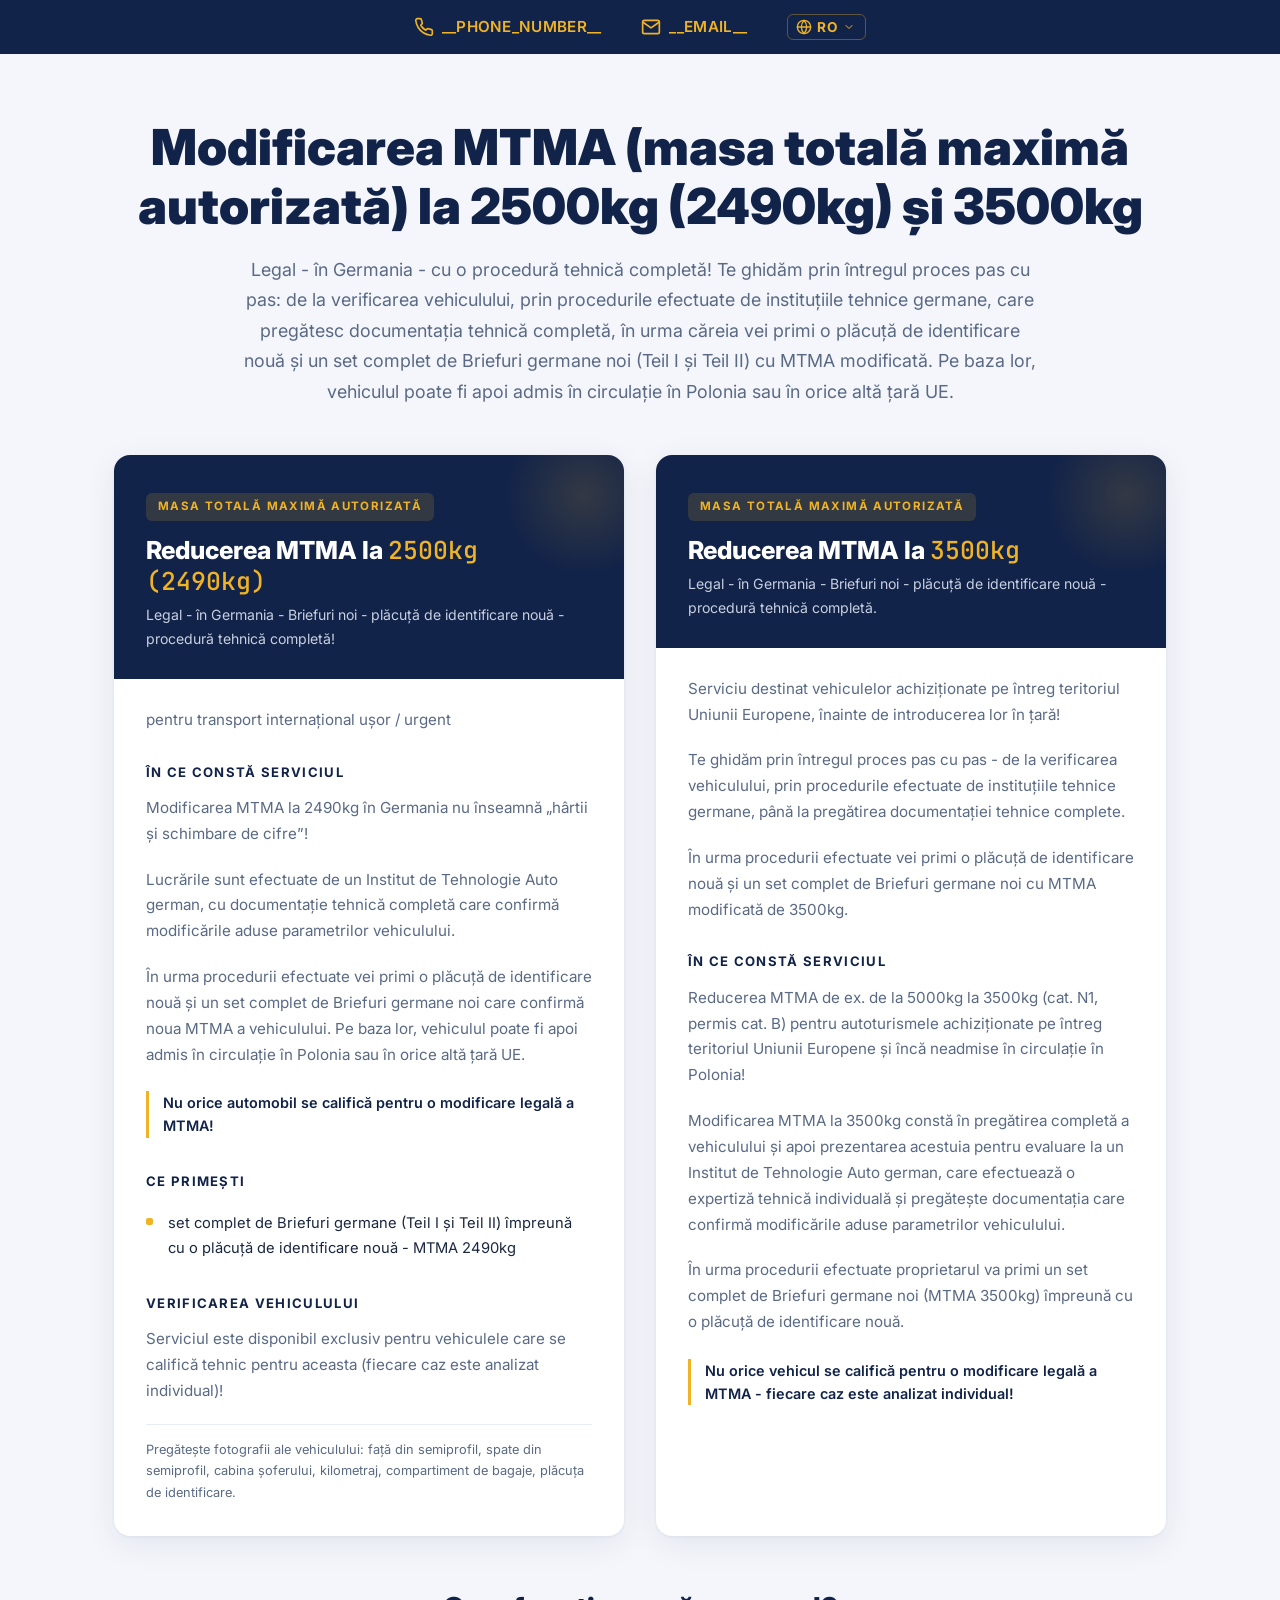
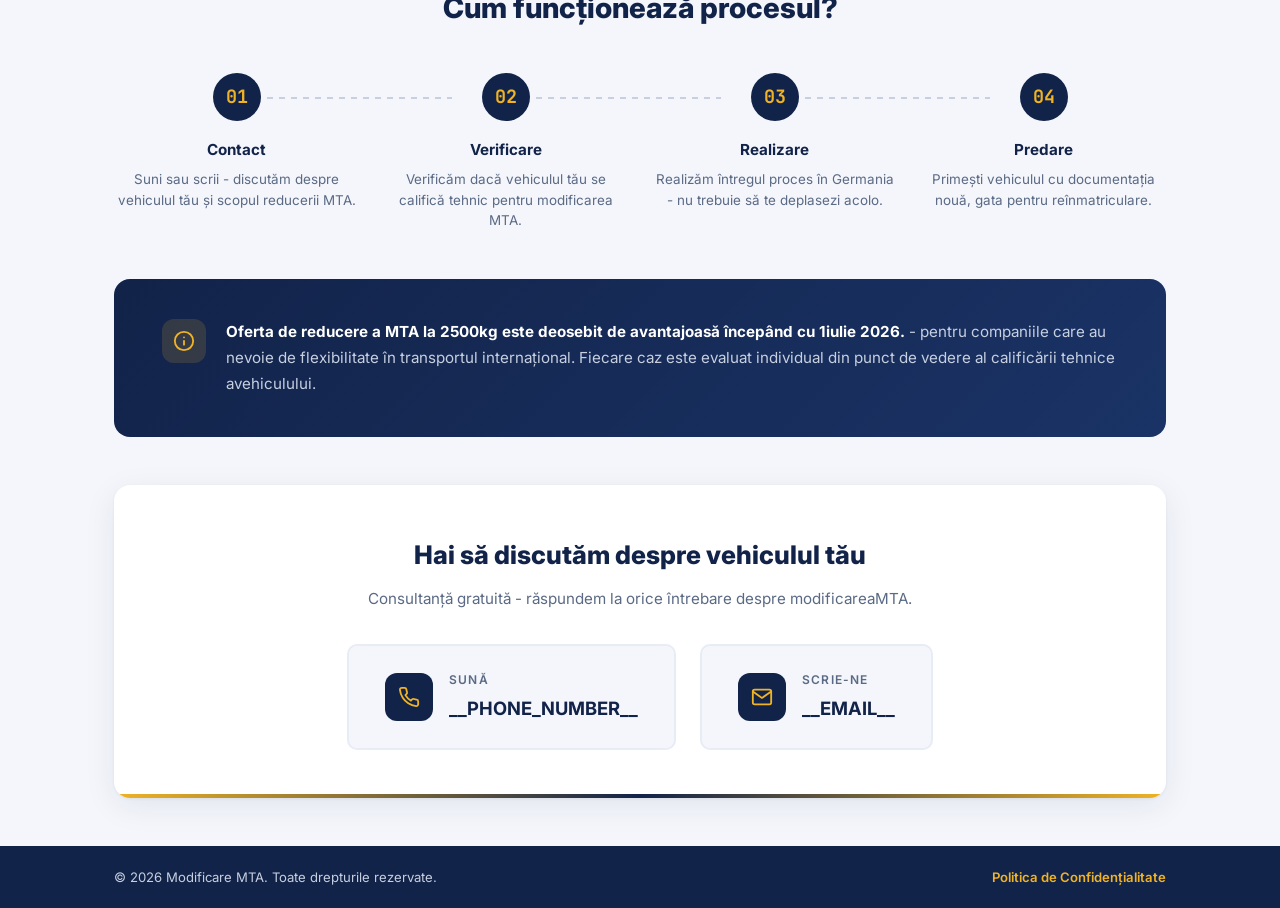
<file: ro/index.html>
<!DOCTYPE html>
<html lang="ro">

<head>
  <meta charset="UTF-8">
  <meta name="viewport" content="width=device-width, initial-scale=1.0">
  <meta name="description"
    content="Modificarea profesională a MTA a vehiculelor în Germania - reducerea masei totale autorizate la 3500 kg sau 2500 kg. Servicii complete, documentație germană, valabilă în toată UE.">
  <meta name="keywords"
    content="modificare MTA la 2500 kg, reducere MTA la 2500 kg, MTA 2500 kg, modificarea masei totale autorizate 2500 kg, reducerea masei totale a vehiculului la 2,5 t, modificare MTA autoutilitară la 2500 kg, reducere MTA vehicul la 2500 kg, cum să reduci MTA la 2500 kg, modificare MTA vehicul din Germania, MTA 2500 kg și permis de conducere, se poate reduce MTA la 2500 kg, transformare vehicul la 2500 kg, modificare MTA în Germania 2500 kg, reducere MTA înainte de înmatriculare, modificare MTA vehicul cu documente germane 2500 kg, evitare MTA peste 3,5 t, MTA 2500 kg costuri, modificare MTA și taxe, permis categoria B după modificarea MTA, reducere MTA și înmatriculare în UE">
  <meta name="author" content="Marek Jurecki">
  <title>Modificarea MTA a vehiculului | Schimbarea DMC</title>
  <link rel="preconnect" href="https://fonts.googleapis.com">
  <link rel="preconnect" href="https://fonts.gstatic.com" crossorigin>
  <link
    href="https://fonts.googleapis.com/css2?family=Inter:wght@400;500;600;700;800;900&family=JetBrains+Mono:wght@500&display=swap"
    rel="stylesheet">
  <link rel="stylesheet" href="/style.css" type="text/css">

  <!-- SEO: canonical + hreflang -->
  <link rel="canonical" href="https://__SITE_DOMAIN__/ro/">
  <link rel="alternate" hreflang="pl" href="https://__SITE_DOMAIN__/">
  <link rel="alternate" hreflang="en" href="https://__SITE_DOMAIN__/en/">
  <link rel="alternate" hreflang="ro" href="https://__SITE_DOMAIN__/ro/">
  <link rel="alternate" hreflang="cs" href="https://__SITE_DOMAIN__/cs/">
  <link rel="alternate" hreflang="it" href="https://__SITE_DOMAIN__/it/">
  <link rel="alternate" hreflang="hu" href="https://__SITE_DOMAIN__/hu/">
  <link rel="alternate" hreflang="es" href="https://__SITE_DOMAIN__/es/">
  <link rel="alternate" hreflang="uk" href="https://__SITE_DOMAIN__/uk/">
  <link rel="alternate" hreflang="ru" href="https://__SITE_DOMAIN__/ru/">
  <link rel="alternate" hreflang="x-default" href="https://__SITE_DOMAIN__/">

  <!-- Favicon -->
  <link rel="icon" type="image/png" href="/public/favicon-96x96.png" sizes="96x96" />
  <link rel="icon" type="image/svg+xml" href="/public/favicon.svg" />
  <link rel="shortcut icon" href="/public/favicon.ico" />
  <link rel="apple-touch-icon" sizes="180x180" href="/public/apple-touch-icon.png" />
  <meta name="apple-mobile-web-app-title" content="Modificare MTA" />
  <link rel="manifest" href="/public/site.webmanifest" />

  <!-- Google tag (gtag.js) -->
  <script async src="https://www.googletagmanager.com/gtag/js?id=AW-17997426374">
  </script>
  <script>
    window.dataLayer = window.dataLayer || [];
    function gtag() { dataLayer.push(arguments); }
    gtag('js', new Date());

    gtag('config', 'AW-17997426374');
  </script>
</head>

<body>

  <!-- ===== TOP CONTACT BAR ===== -->
  <div class="contact-bar">
    <a href="#" id="phone-top" data-contact="phone">
      <svg class="icon" viewBox="0 0 24 24" fill="none" stroke="currentColor" stroke-width="2" stroke-linecap="round"
        stroke-linejoin="round">
        <path
          d="M22 16.92v3a2 2 0 01-2.18 2 19.79 19.79 0 01-8.63-3.07 19.5 19.5 0 01-6-6A19.79 19.79 0 012.12 4.18 2 2 0 014.11 2h3a2 2 0 012 1.72c.127.96.362 1.903.7 2.81a2 2 0 01-.45 2.11L8.09 9.91a16 16 0 006 6l1.27-1.27a2 2 0 012.11-.45c.907.338 1.85.573 2.81.7A2 2 0 0122 16.92z" />
      </svg>
      <span class="contact-text"></span>
    </a>
    <a href="#" id="email-top" data-contact="email">
      <svg class="icon" viewBox="0 0 24 24" fill="none" stroke="currentColor" stroke-width="2" stroke-linecap="round"
        stroke-linejoin="round">
        <path d="M4 4h16c1.1 0 2 .9 2 2v12c0 1.1-.9 2-2 2H4c-1.1 0-2-.9-2-2V6c0-1.1.9-2 2-2z" />
        <polyline points="22,6 12,13 2,6" />
      </svg>
      <span class="contact-text"></span>
    </a>
    <div class="lang-switcher">
      <button class="lang-current" aria-expanded="false" aria-haspopup="listbox">
        <svg class="icon" viewBox="0 0 24 24" fill="none" stroke="currentColor" stroke-width="2" stroke-linecap="round"
          stroke-linejoin="round">
          <circle cx="12" cy="12" r="10" />
          <line x1="2" y1="12" x2="22" y2="12" />
          <path d="M12 2a15.3 15.3 0 0 1 4 10 15.3 15.3 0 0 1-4 10 15.3 15.3 0 0 1-4-10A15.3 15.3 0 0 1 12 2z" />
        </svg>
        <span>RO</span>
        <svg class="lang-chevron" viewBox="0 0 24 24" fill="none" stroke="currentColor" stroke-width="2"
          stroke-linecap="round" stroke-linejoin="round">
          <polyline points="6 9 12 15 18 9" />
        </svg>
      </button>
      <ul class="lang-menu" role="listbox">
        <li><a href="/" hreflang="pl" lang="pl">PL - Polski</a></li>
        <li><a href="/en/" hreflang="en" lang="en">EN - English</a></li>
        <li><a href="/ro/" hreflang="ro" lang="ro" aria-selected="true">RO - Română</a></li>
        <li><a href="/cs/" hreflang="cs" lang="cs">CS - Čeština</a></li>
        <li><a href="/it/" hreflang="it" lang="it">IT - Italiano</a></li>
        <li><a href="/hu/" hreflang="hu" lang="hu">HU - Magyar</a></li>
        <li><a href="/es/" hreflang="es" lang="es">ES - Español</a></li>
        <li><a href="/uk/" hreflang="uk" lang="uk">UK - Українська</a></li>
        <li><a href="/ru/" hreflang="ru" lang="ru">RU - Русский</a></li>
      </ul>
    </div>
  </div>

  <div class="page-wrap">

    <!-- ===== INTRO ===== -->
    <section class="intro fade-in">
      <h1>Modificarea MTMA (masa totală maximă autorizată) la 2500kg (2490kg) și 3500kg</h1>
      <p>Legal - în Germania - cu o procedură tehnică completă! Te ghidăm prin întregul proces pas cu pas: de la verificarea vehiculului, prin procedurile efectuate de instituțiile tehnice germane, care pregătesc documentația tehnică completă, în urma căreia vei primi o plăcuță de identificare nouă și un set complet de Briefuri germane noi (Teil I și Teil II) cu MTMA modificată. Pe baza lor, vehiculul poate fi apoi admis în circulație în Polonia sau în orice altă țară UE.</p>
    </section>

    <!-- ===== SERVICES ===== -->
    <div class="services">

      <!-- CARD 1: 2500 -->
      <article class="service-card fade-in" id="dmc-2500">
        <div class="card-header">
          <span class="tag">Masa totală maximă autorizată</span>
          <h2>Reducerea MTMA la <span class="dmc-val">2500kg (2490kg)</span></h2>
          <p class="subtitle">Legal - în Germania - Briefuri noi - plăcuță de identificare nouă - procedură tehnică completă!</p>
        </div>
        <div class="card-body">
          <p>pentru transport internațional ușor / urgent</p>

          <h3>În ce constă serviciul</h3>
          <p>Modificarea MTMA la 2490kg în Germania nu înseamnă „hârtii și schimbare de cifre”!</p>
          <p>Lucrările sunt efectuate de un Institut de Tehnologie Auto german, cu documentație tehnică completă care confirmă modificările aduse parametrilor vehiculului.</p>
          <p>În urma procedurii efectuate vei primi o plăcuță de identificare nouă și un set complet de Briefuri germane noi care confirmă noua MTMA a vehiculului. Pe baza lor, vehiculul poate fi apoi admis în circulație în Polonia sau în orice altă țară UE.</p>
          <p class="scope-note">Nu orice automobil se califică pentru o modificare legală a MTMA!</p>

          <h3>Ce primești</h3>
          <ul class="check-list">
            <li>set complet de Briefuri germane (Teil I și Teil II) împreună cu o plăcuță de identificare nouă - MTMA 2490kg</li>
          </ul>
          <div class="verify-block">
            <h3>Verificarea vehiculului</h3>
            <p>Serviciul este disponibil exclusiv pentru vehiculele care se califică tehnic pentru aceasta (fiecare caz este analizat individual)!</p>
            <p class="verification-note">Pregătește fotografii ale vehiculului: față din semiprofil, spate din semiprofil, cabina șoferului, kilometraj, compartiment de bagaje, plăcuța de identificare.</p>
          </div>
        </div>
      </article>

      <!-- CARD 2: 3500 -->
      <article class="service-card fade-in" id="dmc-3500">
        <div class="card-header">
          <span class="tag">Masa totală maximă autorizată</span>
          <h2>Reducerea MTMA la <span class="dmc-val">3500kg</span></h2>
          <p class="subtitle">Legal - în Germania - Briefuri noi - plăcuță de identificare nouă - procedură tehnică completă.</p>
        </div>
        <div class="card-body">
          <p>Serviciu destinat vehiculelor achiziționate pe întreg teritoriul Uniunii Europene, înainte de introducerea lor în țară!</p>
          <p>Te ghidăm prin întregul proces pas cu pas - de la verificarea vehiculului, prin procedurile efectuate de instituțiile tehnice germane, până la pregătirea documentației tehnice complete.</p>
          <p>În urma procedurii efectuate vei primi o plăcuță de identificare nouă și un set complet de Briefuri germane noi cu MTMA modificată de 3500kg.</p>

          <h3>În ce constă serviciul</h3>
          <p>Reducerea MTMA de ex. de la 5000kg la 3500kg (cat. N1, permis cat. B) pentru autoturismele achiziționate pe întreg teritoriul Uniunii Europene și încă neadmise în circulație în Polonia!</p>
          <p>Modificarea MTMA la 3500kg constă în pregătirea completă a vehiculului și apoi prezentarea acestuia pentru evaluare la un Institut de Tehnologie Auto german, care efectuează o expertiză tehnică individuală și pregătește documentația care confirmă modificările aduse parametrilor vehiculului.</p>
          <p>În urma procedurii efectuate proprietarul va primi un set complet de Briefuri germane noi (MTMA 3500kg) împreună cu o plăcuță de identificare nouă.</p>
          <p class="scope-note">Nu orice vehicul se califică pentru o modificare legală a MTMA - fiecare caz este analizat individual!</p>
        </div>
      </article>

    </div>
    <!-- /services -->

    <!-- ===== HOW IT WORKS ===== -->
    <section class="how-section fade-in">
      <h2>Cum funcționează procesul?</h2>
      <div class="steps-grid">
        <div class="step-item">
          <div class="step-num">01</div>
          <h4>Contact</h4>
          <p>Suni sau scrii - discutăm despre vehiculul tău și scopul reducerii MTA.</p>
        </div>
        <div class="step-item">
          <div class="step-num">02</div>
          <h4>Verificare</h4>
          <p>Verificăm dacă vehiculul tău se califică tehnic pentru modificarea MTA.</p>
        </div>
        <div class="step-item">
          <div class="step-num">03</div>
          <h4>Realizare</h4>
          <p>Realizăm întregul proces în Germania - nu trebuie să te deplasezi acolo.</p>
        </div>
        <div class="step-item">
          <div class="step-num">04</div>
          <h4>Predare</h4>
          <p>Primești vehiculul cu documentația nouă, gata pentru reînmatriculare.</p>
        </div>
      </div>
    </section>

    <!-- ===== NOTE ===== -->
    <div class="note-section fade-in">
      <div class="note-icon">
        <svg viewBox="0 0 24 24" fill="none" stroke="currentColor" stroke-width="2" stroke-linecap="round"
          stroke-linejoin="round">
          <circle cx="12" cy="12" r="10" />
          <line x1="12" y1="16" x2="12" y2="12" />
          <line x1="12" y1="8" x2="12.01" y2="8" />
        </svg>
      </div>
      <p><strong>Oferta de reducere a MTA la 2500kg este deosebit de avantajoasă începând cu 1iulie 2026.</strong> - pentru
        companiile care au nevoie de flexibilitate în transportul internațional. Fiecare caz este evaluat individual din
        punct de vedere al calificării tehnice avehiculului.</p>
    </div>

    <!-- ===== FOOTER CONTACT ===== -->
    <section class="footer-contact fade-in" id="kontakt">
      <h2>Hai să discutăm despre vehiculul tău</h2>
      <p class="sub">Consultanță gratuită - răspundem la orice întrebare despre modificareaMTA.</p>
      <div class="contact-cards">
        <a href="#" class="contact-card" id="phone-bottom" data-contact="phone">
          <div class="cc-icon">
            <svg viewBox="0 0 24 24" fill="none" stroke="currentColor" stroke-width="2" stroke-linecap="round"
              stroke-linejoin="round">
              <path
                d="M22 16.92v3a2 2 0 01-2.18 2 19.79 19.79 0 01-8.63-3.07 19.5 19.5 0 01-6-6A19.79 19.79 0 012.12 4.18 2 2 0 014.11 2h3a2 2 0 012 1.72c.127.96.362 1.903.7 2.81a2 2 0 01-.45 2.11L8.09 9.91a16 16 0 006 6l1.27-1.27a2 2 0 012.11-.45c.907.338 1.85.573 2.81.7A2 2 0 0122 16.92z" />
            </svg>
          </div>
          <div class="cc-text">
            <div class="cc-label">Sună</div>
            <div class="cc-value"></div>
          </div>
        </a>
        <a href="#" class="contact-card" id="email-bottom" data-contact="email">
          <div class="cc-icon">
            <svg viewBox="0 0 24 24" fill="none" stroke="currentColor" stroke-width="2" stroke-linecap="round"
              stroke-linejoin="round">
              <path d="M4 4h16c1.1 0 2 .9 2 2v12c0 1.1-.9 2-2 2H4c-1.1 0-2-.9-2-2V6c0-1.1.9-2 2-2z" />
              <polyline points="22,6 12,13 2,6" />
            </svg>
          </div>
          <div class="cc-text">
            <div class="cc-label">Scrie-ne</div>
            <div class="cc-value"></div>
          </div>
        </a>
      </div>
    </section>

  </div>
  <!-- /page-wrap -->

  <!-- ===== FOOTER ===== -->
  <footer class="site-footer">
    <div class="footer-inner">
      <span>&copy; <span id="footer-year"></span> Modificare MTA. Toate drepturile rezervate.</span>
      <a href="/privacy-policy">Politica de Confidențialitate</a>
    </div>
  </footer>

  <script src="/script.js"></script>
  <script>
    document.getElementById('footer-year').textContent = new Date().getFullYear();
  </script>
</body>

</html>
</file>
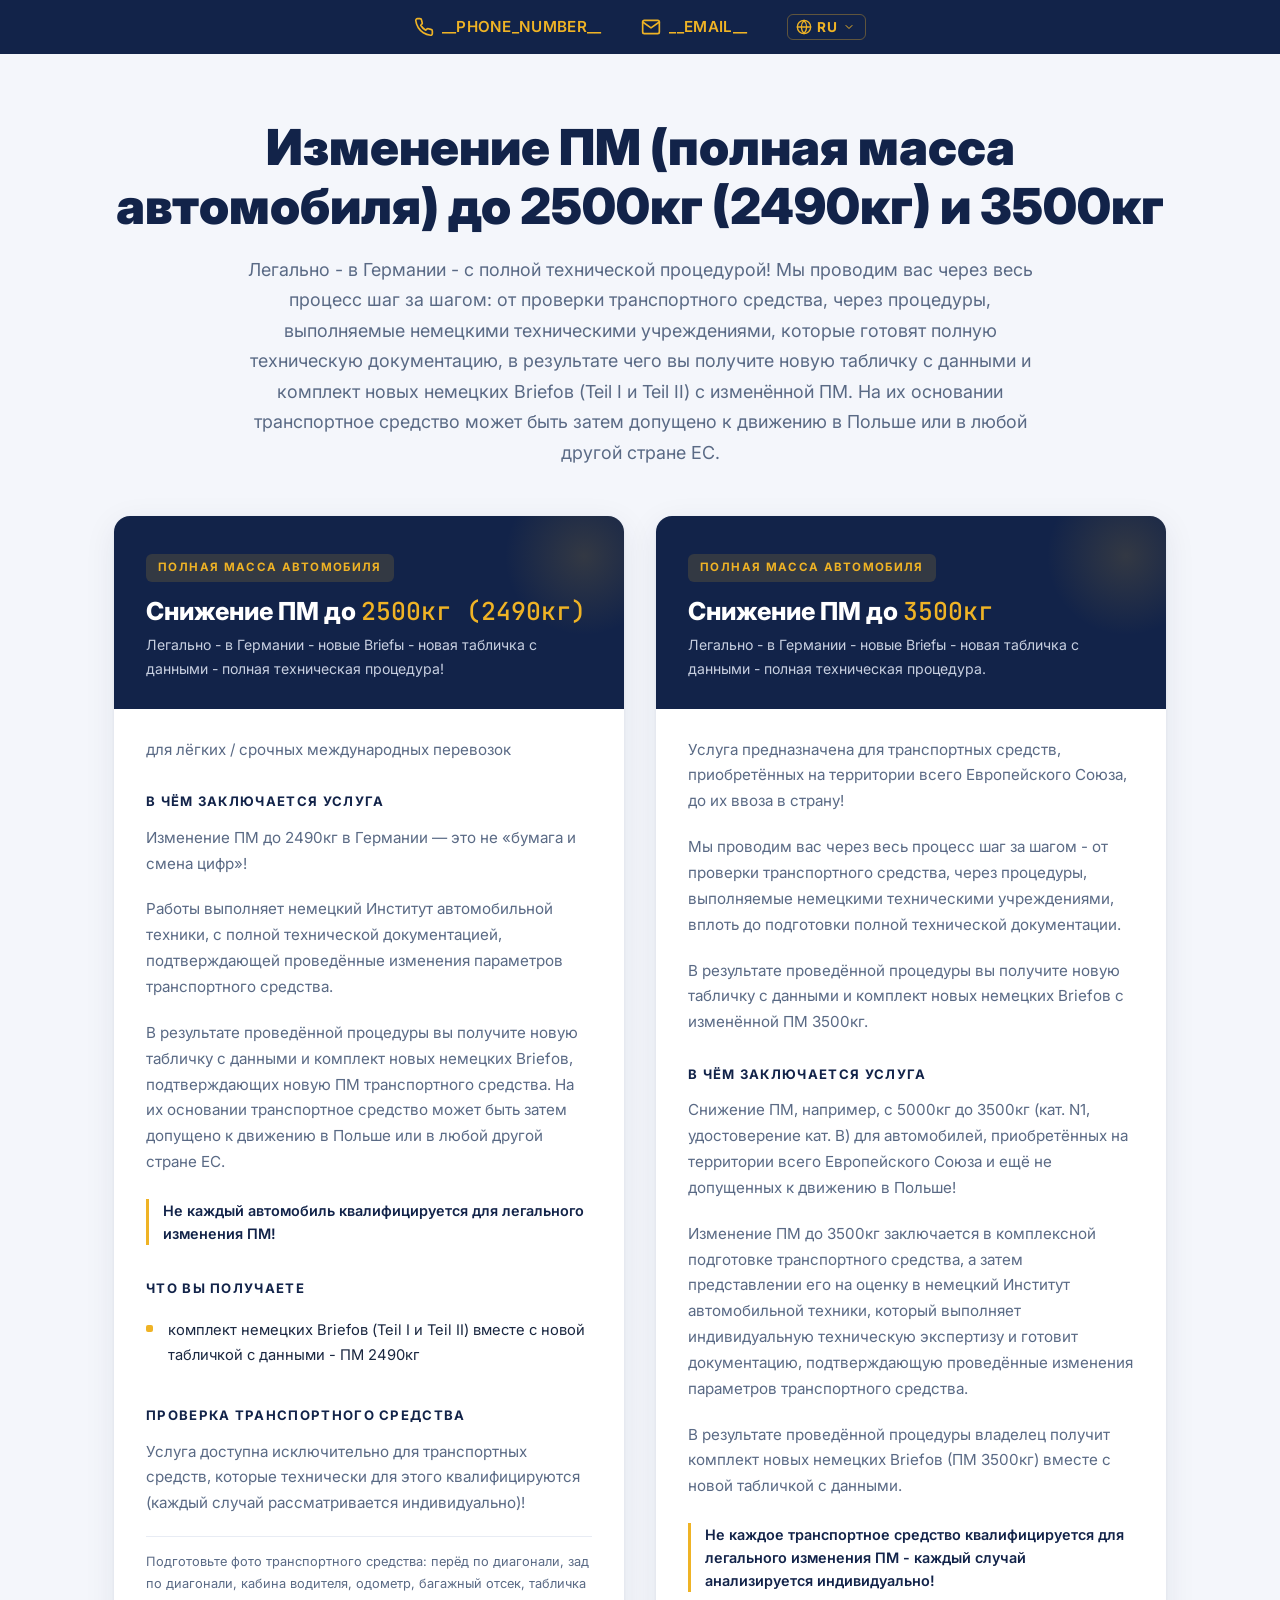
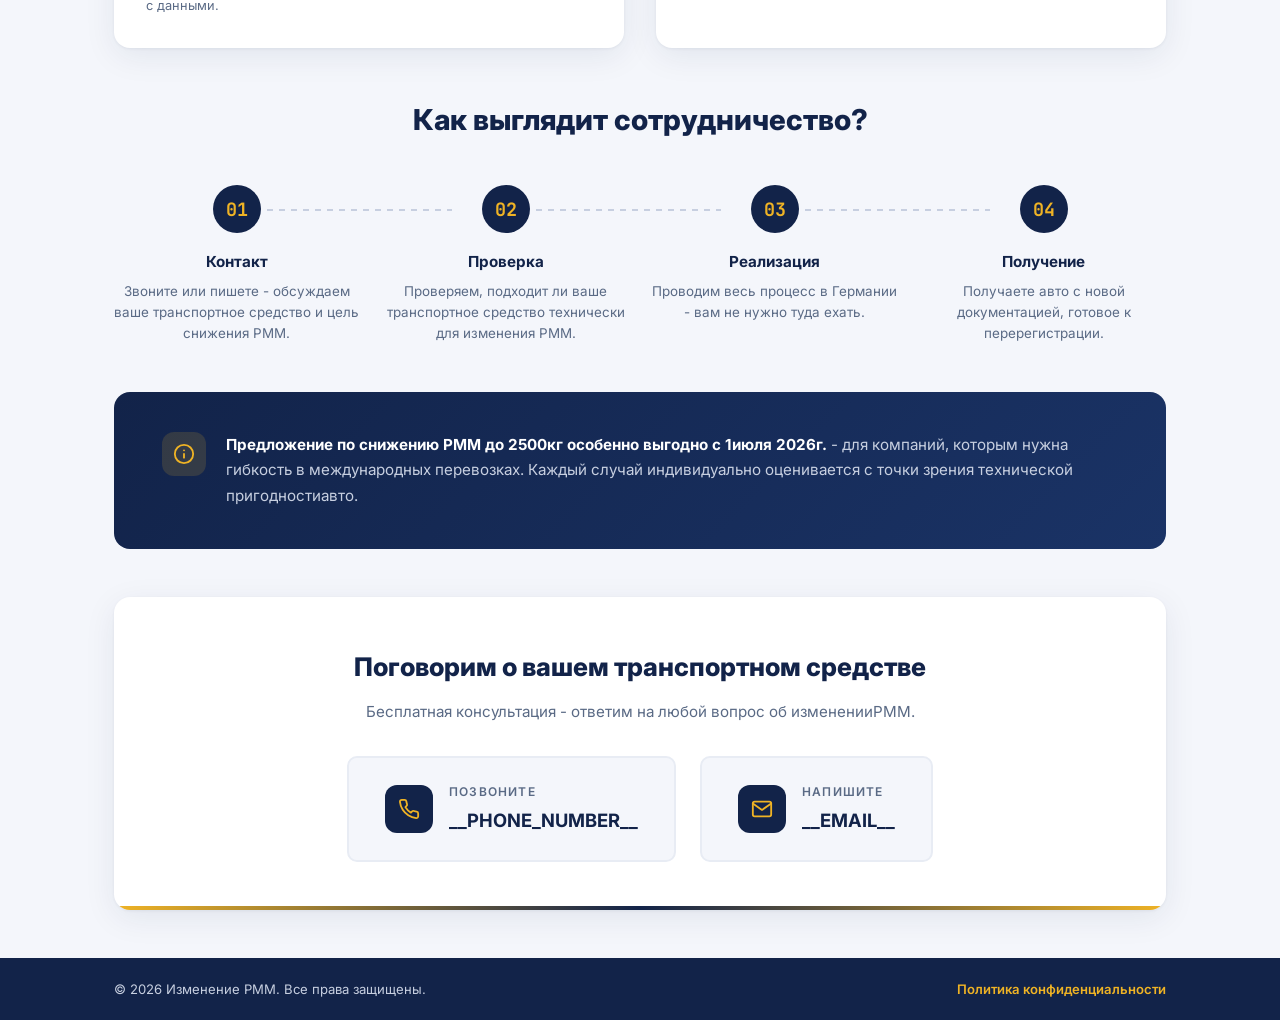
<file: ru/index.html>
<!DOCTYPE html>
<html lang="ru">

<head>
  <meta charset="UTF-8">
  <meta name="viewport" content="width=device-width, initial-scale=1.0">
  <meta name="description"
    content="Профессиональное изменение РММ транспортных средств в Германии - снижение разрешённой максимальной массы до 3500 кг или 2500 кг. Полное сопровождение, немецкая документация, действительна во всём ЕС.">
  <meta name="keywords"
    content="изменение РММ до 2500 кг, снижение РММ до 2500 кг, РММ 2500 кг, изменение разрешённой максимальной массы 2500 кг, снижение массы авто до 2,5 т, изменение РММ фургона до 2500 кг, снижение РММ авто до 2500 кг, как снизить РММ до 2500 кг, изменение РММ авто из Германии, РММ 2500 кг и водительское удостоверение, можно ли снизить РММ до 2500 кг, переоборудование авто на 2500 кг, изменение РММ в Германии 2500 кг, снижение РММ перед регистрацией, изменение РММ авто с немецкими документами 2500 кг, как избежать РММ свыше 3,5 т, РММ 2500 кг стоимость, изменение РММ и налоги, категория B после изменения РММ, снижение РММ и регистрация в ЕС">
  <meta name="author" content="Marek Jurecki">
  <title>Изменение РММ транспортного средства | Изменение DMC</title>
  <link rel="preconnect" href="https://fonts.googleapis.com">
  <link rel="preconnect" href="https://fonts.gstatic.com" crossorigin>
  <link
    href="https://fonts.googleapis.com/css2?family=Inter:wght@400;500;600;700;800;900&family=JetBrains+Mono:wght@500&display=swap"
    rel="stylesheet">
  <link rel="stylesheet" href="/style.css" type="text/css">

  <!-- SEO: canonical + hreflang -->
  <link rel="canonical" href="https://__SITE_DOMAIN__/ru/">
  <link rel="alternate" hreflang="pl" href="https://__SITE_DOMAIN__/">
  <link rel="alternate" hreflang="en" href="https://__SITE_DOMAIN__/en/">
  <link rel="alternate" hreflang="ro" href="https://__SITE_DOMAIN__/ro/">
  <link rel="alternate" hreflang="cs" href="https://__SITE_DOMAIN__/cs/">
  <link rel="alternate" hreflang="it" href="https://__SITE_DOMAIN__/it/">
  <link rel="alternate" hreflang="hu" href="https://__SITE_DOMAIN__/hu/">
  <link rel="alternate" hreflang="es" href="https://__SITE_DOMAIN__/es/">
  <link rel="alternate" hreflang="uk" href="https://__SITE_DOMAIN__/uk/">
  <link rel="alternate" hreflang="ru" href="https://__SITE_DOMAIN__/ru/">
  <link rel="alternate" hreflang="x-default" href="https://__SITE_DOMAIN__/">

  <!-- Favicon -->
  <link rel="icon" type="image/png" href="/public/favicon-96x96.png" sizes="96x96" />
  <link rel="icon" type="image/svg+xml" href="/public/favicon.svg" />
  <link rel="shortcut icon" href="/public/favicon.ico" />
  <link rel="apple-touch-icon" sizes="180x180" href="/public/apple-touch-icon.png" />
  <meta name="apple-mobile-web-app-title" content="Изменение РММ" />
  <link rel="manifest" href="/public/site.webmanifest" />

  <!-- Google tag (gtag.js) -->
  <script async src="https://www.googletagmanager.com/gtag/js?id=AW-17997426374">
  </script>
  <script>
    window.dataLayer = window.dataLayer || [];
    function gtag() { dataLayer.push(arguments); }
    gtag('js', new Date());

    gtag('config', 'AW-17997426374');
  </script>
</head>

<body>

  <!-- ===== TOP CONTACT BAR ===== -->
  <div class="contact-bar">
    <a href="#" id="phone-top" data-contact="phone">
      <svg class="icon" viewBox="0 0 24 24" fill="none" stroke="currentColor" stroke-width="2" stroke-linecap="round"
        stroke-linejoin="round">
        <path
          d="M22 16.92v3a2 2 0 01-2.18 2 19.79 19.79 0 01-8.63-3.07 19.5 19.5 0 01-6-6A19.79 19.79 0 012.12 4.18 2 2 0 014.11 2h3a2 2 0 012 1.72c.127.96.362 1.903.7 2.81a2 2 0 01-.45 2.11L8.09 9.91a16 16 0 006 6l1.27-1.27a2 2 0 012.11-.45c.907.338 1.85.573 2.81.7A2 2 0 0122 16.92z" />
      </svg>
      <span class="contact-text"></span>
    </a>
    <a href="#" id="email-top" data-contact="email">
      <svg class="icon" viewBox="0 0 24 24" fill="none" stroke="currentColor" stroke-width="2" stroke-linecap="round"
        stroke-linejoin="round">
        <path d="M4 4h16c1.1 0 2 .9 2 2v12c0 1.1-.9 2-2 2H4c-1.1 0-2-.9-2-2V6c0-1.1.9-2 2-2z" />
        <polyline points="22,6 12,13 2,6" />
      </svg>
      <span class="contact-text"></span>
    </a>
    <div class="lang-switcher">
      <button class="lang-current" aria-expanded="false" aria-haspopup="listbox">
        <svg class="icon" viewBox="0 0 24 24" fill="none" stroke="currentColor" stroke-width="2" stroke-linecap="round"
          stroke-linejoin="round">
          <circle cx="12" cy="12" r="10" />
          <line x1="2" y1="12" x2="22" y2="12" />
          <path d="M12 2a15.3 15.3 0 0 1 4 10 15.3 15.3 0 0 1-4 10 15.3 15.3 0 0 1-4-10A15.3 15.3 0 0 1 12 2z" />
        </svg>
        <span>RU</span>
        <svg class="lang-chevron" viewBox="0 0 24 24" fill="none" stroke="currentColor" stroke-width="2"
          stroke-linecap="round" stroke-linejoin="round">
          <polyline points="6 9 12 15 18 9" />
        </svg>
      </button>
      <ul class="lang-menu" role="listbox">
        <li><a href="/" hreflang="pl" lang="pl">PL - Polski</a></li>
        <li><a href="/en/" hreflang="en" lang="en">EN - English</a></li>
        <li><a href="/ro/" hreflang="ro" lang="ro">RO - Română</a></li>
        <li><a href="/cs/" hreflang="cs" lang="cs">CS - Čeština</a></li>
        <li><a href="/it/" hreflang="it" lang="it">IT - Italiano</a></li>
        <li><a href="/hu/" hreflang="hu" lang="hu">HU - Magyar</a></li>
        <li><a href="/es/" hreflang="es" lang="es">ES - Español</a></li>
        <li><a href="/uk/" hreflang="uk" lang="uk">UK - Українська</a></li>
        <li><a href="/ru/" hreflang="ru" lang="ru" aria-selected="true">RU - Русский</a></li>
      </ul>
    </div>
  </div>

  <div class="page-wrap">

    <!-- ===== INTRO ===== -->
    <section class="intro fade-in">
      <h1>Изменение ПМ (полная масса автомобиля) до 2500кг (2490кг) и 3500кг</h1>
      <p>Легально - в Германии - с полной технической процедурой! Мы проводим вас через весь процесс шаг за шагом: от проверки транспортного средства, через процедуры, выполняемые немецкими техническими учреждениями, которые готовят полную техническую документацию, в результате чего вы получите новую табличку с данными и комплект новых немецких Briefов (Teil I и Teil II) с изменённой ПМ. На их основании транспортное средство может быть затем допущено к движению в Польше или в любой другой стране ЕС.</p>
    </section>

    <!-- ===== SERVICES ===== -->
    <div class="services">

      <!-- CARD 1: 2500 -->
      <article class="service-card fade-in" id="dmc-2500">
        <div class="card-header">
          <span class="tag">Полная масса автомобиля</span>
          <h2>Снижение ПМ до <span class="dmc-val">2500кг (2490кг)</span></h2>
          <p class="subtitle">Легально - в Германии - новые Briefы - новая табличка с данными - полная техническая процедура!</p>
        </div>
        <div class="card-body">
          <p>для лёгких / срочных международных перевозок</p>

          <h3>В чём заключается услуга</h3>
          <p>Изменение ПМ до 2490кг в Германии — это не «бумага и смена цифр»!</p>
          <p>Работы выполняет немецкий Институт автомобильной техники, с полной технической документацией, подтверждающей проведённые изменения параметров транспортного средства.</p>
          <p>В результате проведённой процедуры вы получите новую табличку с данными и комплект новых немецких Briefов, подтверждающих новую ПМ транспортного средства. На их основании транспортное средство может быть затем допущено к движению в Польше или в любой другой стране ЕС.</p>
          <p class="scope-note">Не каждый автомобиль квалифицируется для легального изменения ПМ!</p>

          <h3>Что вы получаете</h3>
          <ul class="check-list">
            <li>комплект немецких Briefов (Teil I и Teil II) вместе с новой табличкой с данными - ПМ 2490кг</li>
          </ul>
          <div class="verify-block">
            <h3>Проверка транспортного средства</h3>
            <p>Услуга доступна исключительно для транспортных средств, которые технически для этого квалифицируются (каждый случай рассматривается индивидуально)!</p>
            <p class="verification-note">Подготовьте фото транспортного средства: перёд по диагонали, зад по диагонали, кабина водителя, одометр, багажный отсек, табличка с данными.</p>
          </div>
        </div>
      </article>

      <!-- CARD 2: 3500 -->
      <article class="service-card fade-in" id="dmc-3500">
        <div class="card-header">
          <span class="tag">Полная масса автомобиля</span>
          <h2>Снижение ПМ до <span class="dmc-val">3500кг</span></h2>
          <p class="subtitle">Легально - в Германии - новые Briefы - новая табличка с данными - полная техническая процедура.</p>
        </div>
        <div class="card-body">
          <p>Услуга предназначена для транспортных средств, приобретённых на территории всего Европейского Союза, до их ввоза в страну!</p>
          <p>Мы проводим вас через весь процесс шаг за шагом - от проверки транспортного средства, через процедуры, выполняемые немецкими техническими учреждениями, вплоть до подготовки полной технической документации.</p>
          <p>В результате проведённой процедуры вы получите новую табличку с данными и комплект новых немецких Briefов с изменённой ПМ 3500кг.</p>

          <h3>В чём заключается услуга</h3>
          <p>Снижение ПМ, например, с 5000кг до 3500кг (кат. N1, удостоверение кат. B) для автомобилей, приобретённых на территории всего Европейского Союза и ещё не допущенных к движению в Польше!</p>
          <p>Изменение ПМ до 3500кг заключается в комплексной подготовке транспортного средства, а затем представлении его на оценку в немецкий Институт автомобильной техники, который выполняет индивидуальную техническую экспертизу и готовит документацию, подтверждающую проведённые изменения параметров транспортного средства.</p>
          <p>В результате проведённой процедуры владелец получит комплект новых немецких Briefов (ПМ 3500кг) вместе с новой табличкой с данными.</p>
          <p class="scope-note">Не каждое транспортное средство квалифицируется для легального изменения ПМ - каждый случай анализируется индивидуально!</p>
        </div>
      </article>

    </div>
    <!-- /services -->

    <!-- ===== HOW IT WORKS ===== -->
    <section class="how-section fade-in">
      <h2>Как выглядит сотрудничество?</h2>
      <div class="steps-grid">
        <div class="step-item">
          <div class="step-num">01</div>
          <h4>Контакт</h4>
          <p>Звоните или пишете - обсуждаем ваше транспортное средство и цель снижения РММ.</p>
        </div>
        <div class="step-item">
          <div class="step-num">02</div>
          <h4>Проверка</h4>
          <p>Проверяем, подходит ли ваше транспортное средство технически для изменения РММ.</p>
        </div>
        <div class="step-item">
          <div class="step-num">03</div>
          <h4>Реализация</h4>
          <p>Проводим весь процесс в Германии - вам не нужно туда ехать.</p>
        </div>
        <div class="step-item">
          <div class="step-num">04</div>
          <h4>Получение</h4>
          <p>Получаете авто с новой документацией, готовое к перерегистрации.</p>
        </div>
      </div>
    </section>

    <!-- ===== NOTE ===== -->
    <div class="note-section fade-in">
      <div class="note-icon">
        <svg viewBox="0 0 24 24" fill="none" stroke="currentColor" stroke-width="2" stroke-linecap="round"
          stroke-linejoin="round">
          <circle cx="12" cy="12" r="10" />
          <line x1="12" y1="16" x2="12" y2="12" />
          <line x1="12" y1="8" x2="12.01" y2="8" />
        </svg>
      </div>
      <p><strong>Предложение по снижению РММ до 2500кг особенно выгодно с 1июля 2026г.</strong> - для
        компаний, которым нужна гибкость в международных перевозках. Каждый случай индивидуально
        оценивается с точки зрения технической пригодностиавто.</p>
    </div>

    <!-- ===== FOOTER CONTACT ===== -->
    <section class="footer-contact fade-in" id="kontakt">
      <h2>Поговорим о вашем транспортном средстве</h2>
      <p class="sub">Бесплатная консультация - ответим на любой вопрос об измененииРММ.</p>
      <div class="contact-cards">
        <a href="#" class="contact-card" id="phone-bottom" data-contact="phone">
          <div class="cc-icon">
            <svg viewBox="0 0 24 24" fill="none" stroke="currentColor" stroke-width="2" stroke-linecap="round"
              stroke-linejoin="round">
              <path
                d="M22 16.92v3a2 2 0 01-2.18 2 19.79 19.79 0 01-8.63-3.07 19.5 19.5 0 01-6-6A19.79 19.79 0 012.12 4.18 2 2 0 014.11 2h3a2 2 0 012 1.72c.127.96.362 1.903.7 2.81a2 2 0 01-.45 2.11L8.09 9.91a16 16 0 006 6l1.27-1.27a2 2 0 012.11-.45c.907.338 1.85.573 2.81.7A2 2 0 0122 16.92z" />
            </svg>
          </div>
          <div class="cc-text">
            <div class="cc-label">Позвоните</div>
            <div class="cc-value"></div>
          </div>
        </a>
        <a href="#" class="contact-card" id="email-bottom" data-contact="email">
          <div class="cc-icon">
            <svg viewBox="0 0 24 24" fill="none" stroke="currentColor" stroke-width="2" stroke-linecap="round"
              stroke-linejoin="round">
              <path d="M4 4h16c1.1 0 2 .9 2 2v12c0 1.1-.9 2-2 2H4c-1.1 0-2-.9-2-2V6c0-1.1.9-2 2-2z" />
              <polyline points="22,6 12,13 2,6" />
            </svg>
          </div>
          <div class="cc-text">
            <div class="cc-label">Напишите</div>
            <div class="cc-value"></div>
          </div>
        </a>
      </div>
    </section>

  </div>
  <!-- /page-wrap -->

  <!-- ===== FOOTER ===== -->
  <footer class="site-footer">
    <div class="footer-inner">
      <span>&copy; <span id="footer-year"></span> Изменение РММ. Все права защищены.</span>
      <a href="/privacy-policy">Политика конфиденциальности</a>
    </div>
  </footer>

  <script src="/script.js"></script>
  <script>
    document.getElementById('footer-year').textContent = new Date().getFullYear();
  </script>
</body>

</html>
</file>
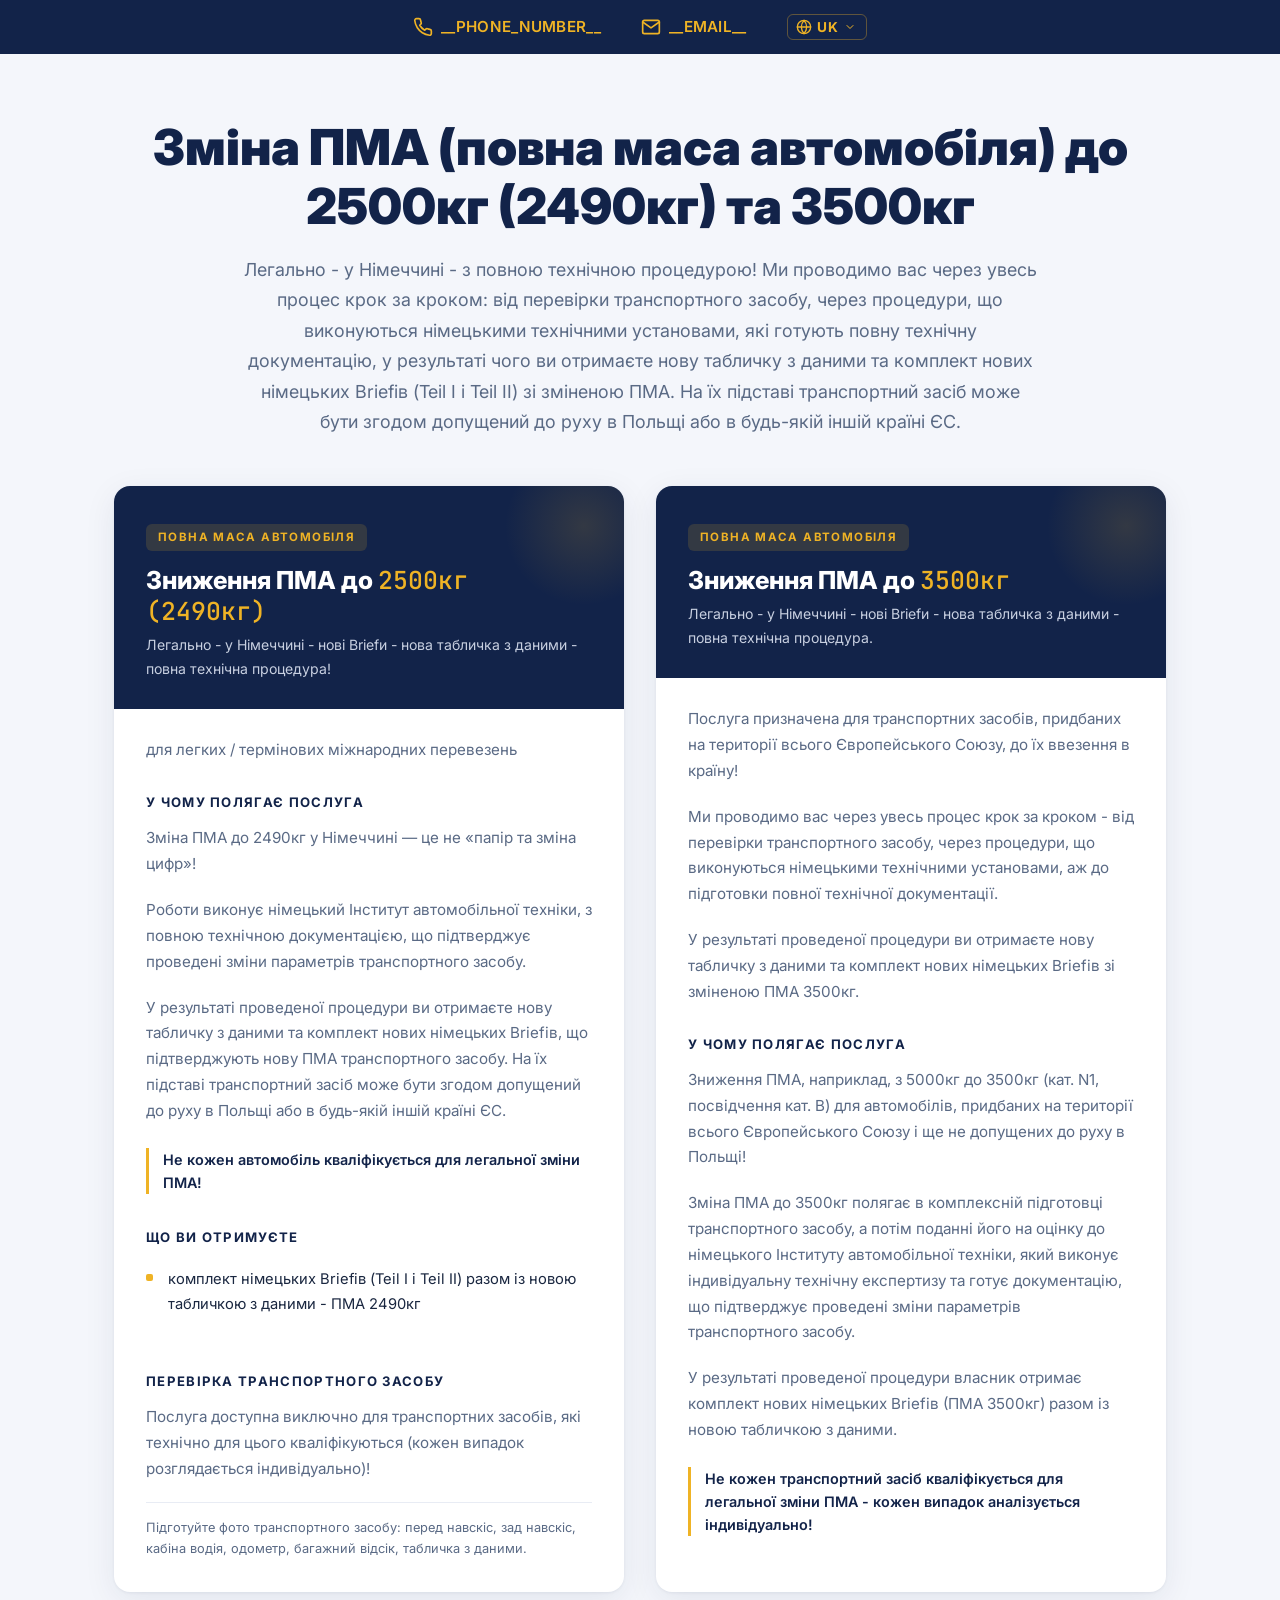
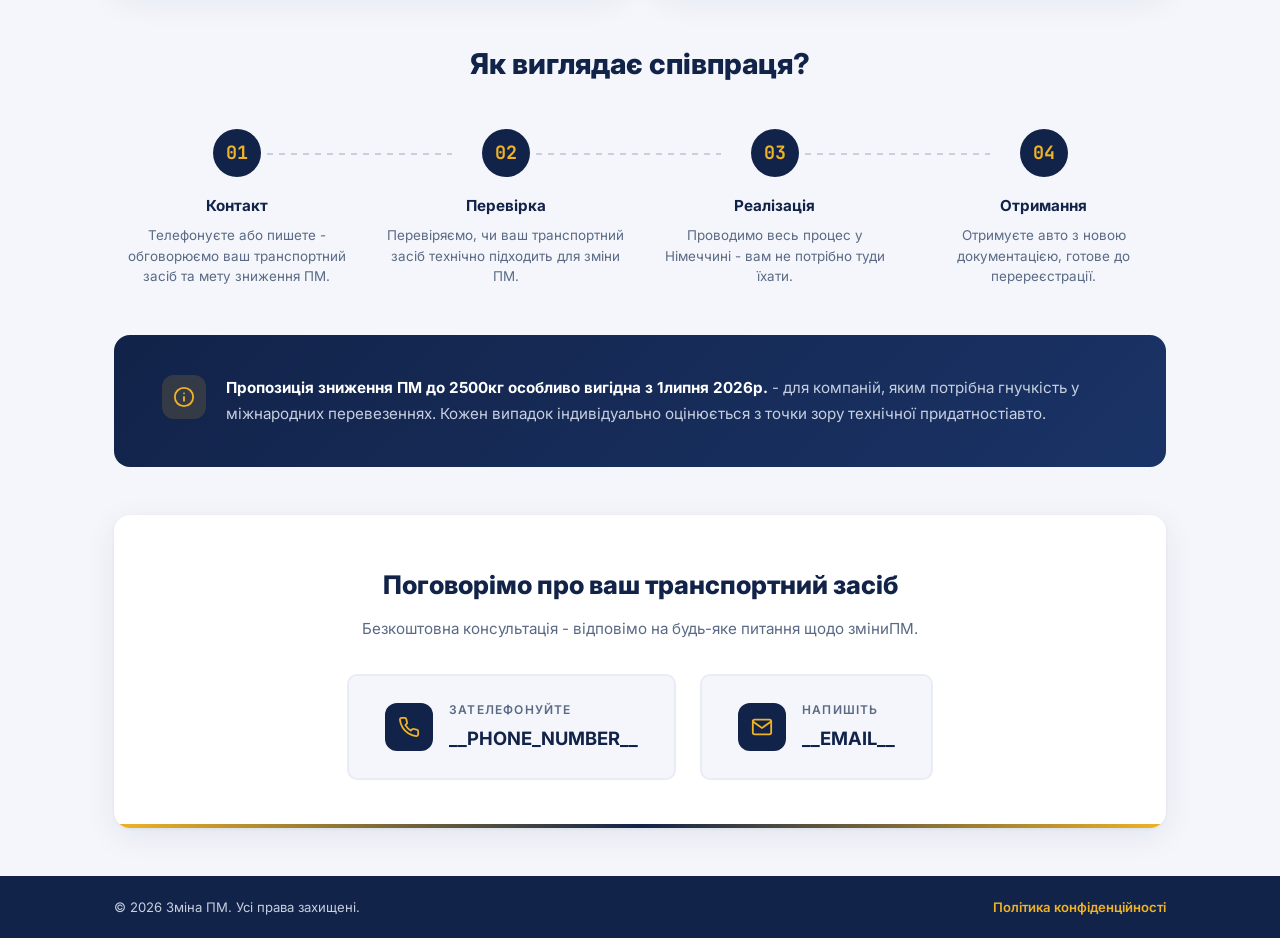
<file: uk/index.html>
<!DOCTYPE html>
<html lang="uk">

<head>
  <meta charset="UTF-8">
  <meta name="viewport" content="width=device-width, initial-scale=1.0">
  <meta name="description"
    content="Професійна зміна ПМ транспортних засобів у Німеччині - зниження повної маси до 3500 кг або 2500 кг. Повний супровід, німецька документація, дійсна у всьому ЄС.">
  <meta name="keywords"
    content="зміна ПМ до 2500 кг, зниження ПМ до 2500 кг, ПМ 2500 кг, зміна повної маси транспортного засобу 2500 кг, зниження маси авто до 2,5 т, зміна ПМ бусу до 2500 кг, зниження ПМ авто до 2500 кг, як знизити ПМ до 2500 кг, зміна ПМ авто з Німеччини, ПМ 2500 кг і водійське посвідчення, чи можна зменшити ПМ до 2500 кг, переробка авто на 2500 кг, зміна ПМ в Німеччині 2500 кг, зниження ПМ перед реєстрацією, зміна ПМ авто з німецькими документами 2500 кг, уникнення ПМ понад 3,5 т, ПМ 2500 кг вартість, зміна ПМ і податки, категорія B після зміни ПМ, зниження ПМ і реєстрація в ЄС">
  <meta name="author" content="Marek Jurecki">
  <title>Зміна ПМ транспортного засобу | Зміна DMC</title>
  <link rel="preconnect" href="https://fonts.googleapis.com">
  <link rel="preconnect" href="https://fonts.gstatic.com" crossorigin>
  <link
    href="https://fonts.googleapis.com/css2?family=Inter:wght@400;500;600;700;800;900&family=JetBrains+Mono:wght@500&display=swap"
    rel="stylesheet">
  <link rel="stylesheet" href="/style.css" type="text/css">

  <!-- SEO: canonical + hreflang -->
  <link rel="canonical" href="https://__SITE_DOMAIN__/uk/">
  <link rel="alternate" hreflang="pl" href="https://__SITE_DOMAIN__/">
  <link rel="alternate" hreflang="en" href="https://__SITE_DOMAIN__/en/">
  <link rel="alternate" hreflang="ro" href="https://__SITE_DOMAIN__/ro/">
  <link rel="alternate" hreflang="cs" href="https://__SITE_DOMAIN__/cs/">
  <link rel="alternate" hreflang="it" href="https://__SITE_DOMAIN__/it/">
  <link rel="alternate" hreflang="hu" href="https://__SITE_DOMAIN__/hu/">
  <link rel="alternate" hreflang="es" href="https://__SITE_DOMAIN__/es/">
  <link rel="alternate" hreflang="uk" href="https://__SITE_DOMAIN__/uk/">
  <link rel="alternate" hreflang="ru" href="https://__SITE_DOMAIN__/ru/">
  <link rel="alternate" hreflang="x-default" href="https://__SITE_DOMAIN__/">

  <!-- Favicon -->
  <link rel="icon" type="image/png" href="/public/favicon-96x96.png" sizes="96x96" />
  <link rel="icon" type="image/svg+xml" href="/public/favicon.svg" />
  <link rel="shortcut icon" href="/public/favicon.ico" />
  <link rel="apple-touch-icon" sizes="180x180" href="/public/apple-touch-icon.png" />
  <meta name="apple-mobile-web-app-title" content="Зміна ПМ" />
  <link rel="manifest" href="/public/site.webmanifest" />

  <!-- Google tag (gtag.js) -->
  <script async src="https://www.googletagmanager.com/gtag/js?id=AW-17997426374">
  </script>
  <script>
    window.dataLayer = window.dataLayer || [];
    function gtag() { dataLayer.push(arguments); }
    gtag('js', new Date());

    gtag('config', 'AW-17997426374');
  </script>
</head>

<body>

  <!-- ===== TOP CONTACT BAR ===== -->
  <div class="contact-bar">
    <a href="#" id="phone-top" data-contact="phone">
      <svg class="icon" viewBox="0 0 24 24" fill="none" stroke="currentColor" stroke-width="2" stroke-linecap="round"
        stroke-linejoin="round">
        <path
          d="M22 16.92v3a2 2 0 01-2.18 2 19.79 19.79 0 01-8.63-3.07 19.5 19.5 0 01-6-6A19.79 19.79 0 012.12 4.18 2 2 0 014.11 2h3a2 2 0 012 1.72c.127.96.362 1.903.7 2.81a2 2 0 01-.45 2.11L8.09 9.91a16 16 0 006 6l1.27-1.27a2 2 0 012.11-.45c.907.338 1.85.573 2.81.7A2 2 0 0122 16.92z" />
      </svg>
      <span class="contact-text"></span>
    </a>
    <a href="#" id="email-top" data-contact="email">
      <svg class="icon" viewBox="0 0 24 24" fill="none" stroke="currentColor" stroke-width="2" stroke-linecap="round"
        stroke-linejoin="round">
        <path d="M4 4h16c1.1 0 2 .9 2 2v12c0 1.1-.9 2-2 2H4c-1.1 0-2-.9-2-2V6c0-1.1.9-2 2-2z" />
        <polyline points="22,6 12,13 2,6" />
      </svg>
      <span class="contact-text"></span>
    </a>
    <div class="lang-switcher">
      <button class="lang-current" aria-expanded="false" aria-haspopup="listbox">
        <svg class="icon" viewBox="0 0 24 24" fill="none" stroke="currentColor" stroke-width="2" stroke-linecap="round"
          stroke-linejoin="round">
          <circle cx="12" cy="12" r="10" />
          <line x1="2" y1="12" x2="22" y2="12" />
          <path d="M12 2a15.3 15.3 0 0 1 4 10 15.3 15.3 0 0 1-4 10 15.3 15.3 0 0 1-4-10A15.3 15.3 0 0 1 12 2z" />
        </svg>
        <span>UK</span>
        <svg class="lang-chevron" viewBox="0 0 24 24" fill="none" stroke="currentColor" stroke-width="2"
          stroke-linecap="round" stroke-linejoin="round">
          <polyline points="6 9 12 15 18 9" />
        </svg>
      </button>
      <ul class="lang-menu" role="listbox">
        <li><a href="/" hreflang="pl" lang="pl">PL - Polski</a></li>
        <li><a href="/en/" hreflang="en" lang="en">EN - English</a></li>
        <li><a href="/ro/" hreflang="ro" lang="ro">RO - Română</a></li>
        <li><a href="/cs/" hreflang="cs" lang="cs">CS - Čeština</a></li>
        <li><a href="/it/" hreflang="it" lang="it">IT - Italiano</a></li>
        <li><a href="/hu/" hreflang="hu" lang="hu">HU - Magyar</a></li>
        <li><a href="/es/" hreflang="es" lang="es">ES - Español</a></li>
        <li><a href="/uk/" hreflang="uk" lang="uk" aria-selected="true">UK - Українська</a></li>
        <li><a href="/ru/" hreflang="ru" lang="ru">RU - Русский</a></li>
      </ul>
    </div>
  </div>

  <div class="page-wrap">

    <!-- ===== INTRO ===== -->
    <section class="intro fade-in">
      <h1>Зміна ПМА (повна маса автомобіля) до 2500кг (2490кг) та 3500кг</h1>
      <p>Легально - у Німеччині - з повною технічною процедурою! Ми проводимо вас через увесь процес крок за кроком: від перевірки транспортного засобу, через процедури, що виконуються німецькими технічними установами, які готують повну технічну документацію, у результаті чого ви отримаєте нову табличку з даними та комплект нових німецьких Briefів (Teil I і Teil II) зі зміненою ПМА. На їх підставі транспортний засіб може бути згодом допущений до руху в Польщі або в будь-якій іншій країні ЄС.</p>
    </section>

    <!-- ===== SERVICES ===== -->
    <div class="services">

      <!-- CARD 1: 2500 -->
      <article class="service-card fade-in" id="dmc-2500">
        <div class="card-header">
          <span class="tag">Повна маса автомобіля</span>
          <h2>Зниження ПМА до <span class="dmc-val">2500кг (2490кг)</span></h2>
          <p class="subtitle">Легально - у Німеччині - нові Briefи - нова табличка з даними - повна технічна процедура!</p>
        </div>
        <div class="card-body">
          <p>для легких / термінових міжнародних перевезень</p>

          <h3>У чому полягає послуга</h3>
          <p>Зміна ПМА до 2490кг у Німеччині — це не «папір та зміна цифр»!</p>
          <p>Роботи виконує німецький Інститут автомобільної техніки, з повною технічною документацією, що підтверджує проведені зміни параметрів транспортного засобу.</p>
          <p>У результаті проведеної процедури ви отримаєте нову табличку з даними та комплект нових німецьких Briefів, що підтверджують нову ПМА транспортного засобу. На їх підставі транспортний засіб може бути згодом допущений до руху в Польщі або в будь-якій іншій країні ЄС.</p>
          <p class="scope-note">Не кожен автомобіль кваліфікується для легальної зміни ПМА!</p>

          <h3>Що ви отримуєте</h3>
          <ul class="check-list">
            <li>комплект німецьких Briefів (Teil I і Teil II) разом із новою табличкою з даними - ПМА 2490кг</li>
          </ul>
          <div class="verify-block">
            <h3>Перевірка транспортного засобу</h3>
            <p>Послуга доступна виключно для транспортних засобів, які технічно для цього кваліфікуються (кожен випадок розглядається індивідуально)!</p>
            <p class="verification-note">Підготуйте фото транспортного засобу: перед навскіс, зад навскіс, кабіна водія, одометр, багажний відсік, табличка з даними.</p>
          </div>
        </div>
      </article>

      <!-- CARD 2: 3500 -->
      <article class="service-card fade-in" id="dmc-3500">
        <div class="card-header">
          <span class="tag">Повна маса автомобіля</span>
          <h2>Зниження ПМА до <span class="dmc-val">3500кг</span></h2>
          <p class="subtitle">Легально - у Німеччині - нові Briefи - нова табличка з даними - повна технічна процедура.</p>
        </div>
        <div class="card-body">
          <p>Послуга призначена для транспортних засобів, придбаних на території всього Європейського Союзу, до їх ввезення в країну!</p>
          <p>Ми проводимо вас через увесь процес крок за кроком - від перевірки транспортного засобу, через процедури, що виконуються німецькими технічними установами, аж до підготовки повної технічної документації.</p>
          <p>У результаті проведеної процедури ви отримаєте нову табличку з даними та комплект нових німецьких Briefів зі зміненою ПМА 3500кг.</p>

          <h3>У чому полягає послуга</h3>
          <p>Зниження ПМА, наприклад, з 5000кг до 3500кг (кат. N1, посвідчення кат. B) для автомобілів, придбаних на території всього Європейського Союзу і ще не допущених до руху в Польщі!</p>
          <p>Зміна ПМА до 3500кг полягає в комплексній підготовці транспортного засобу, а потім поданні його на оцінку до німецького Інституту автомобільної техніки, який виконує індивідуальну технічну експертизу та готує документацію, що підтверджує проведені зміни параметрів транспортного засобу.</p>
          <p>У результаті проведеної процедури власник отримає комплект нових німецьких Briefів (ПМА 3500кг) разом із новою табличкою з даними.</p>
          <p class="scope-note">Не кожен транспортний засіб кваліфікується для легальної зміни ПМА - кожен випадок аналізується індивідуально!</p>
        </div>
      </article>

    </div>
    <!-- /services -->

    <!-- ===== HOW IT WORKS ===== -->
    <section class="how-section fade-in">
      <h2>Як виглядає співпраця?</h2>
      <div class="steps-grid">
        <div class="step-item">
          <div class="step-num">01</div>
          <h4>Контакт</h4>
          <p>Телефонуєте або пишете - обговорюємо ваш транспортний засіб та мету зниження ПМ.</p>
        </div>
        <div class="step-item">
          <div class="step-num">02</div>
          <h4>Перевірка</h4>
          <p>Перевіряємо, чи ваш транспортний засіб технічно підходить для зміни ПМ.</p>
        </div>
        <div class="step-item">
          <div class="step-num">03</div>
          <h4>Реалізація</h4>
          <p>Проводимо весь процес у Німеччині - вам не потрібно туди їхати.</p>
        </div>
        <div class="step-item">
          <div class="step-num">04</div>
          <h4>Отримання</h4>
          <p>Отримуєте авто з новою документацією, готове до перереєстрації.</p>
        </div>
      </div>
    </section>

    <!-- ===== NOTE ===== -->
    <div class="note-section fade-in">
      <div class="note-icon">
        <svg viewBox="0 0 24 24" fill="none" stroke="currentColor" stroke-width="2" stroke-linecap="round"
          stroke-linejoin="round">
          <circle cx="12" cy="12" r="10" />
          <line x1="12" y1="16" x2="12" y2="12" />
          <line x1="12" y1="8" x2="12.01" y2="8" />
        </svg>
      </div>
      <p><strong>Пропозиція зниження ПМ до 2500кг особливо вигідна з 1липня 2026р.</strong> - для
        компаній, яким потрібна гнучкість у міжнародних перевезеннях. Кожен випадок індивідуально
        оцінюється з точки зору технічної придатностіавто.</p>
    </div>

    <!-- ===== FOOTER CONTACT ===== -->
    <section class="footer-contact fade-in" id="kontakt">
      <h2>Поговорімо про ваш транспортний засіб</h2>
      <p class="sub">Безкоштовна консультація - відповімо на будь-яке питання щодо зміниПМ.</p>
      <div class="contact-cards">
        <a href="#" class="contact-card" id="phone-bottom" data-contact="phone">
          <div class="cc-icon">
            <svg viewBox="0 0 24 24" fill="none" stroke="currentColor" stroke-width="2" stroke-linecap="round"
              stroke-linejoin="round">
              <path
                d="M22 16.92v3a2 2 0 01-2.18 2 19.79 19.79 0 01-8.63-3.07 19.5 19.5 0 01-6-6A19.79 19.79 0 012.12 4.18 2 2 0 014.11 2h3a2 2 0 012 1.72c.127.96.362 1.903.7 2.81a2 2 0 01-.45 2.11L8.09 9.91a16 16 0 006 6l1.27-1.27a2 2 0 012.11-.45c.907.338 1.85.573 2.81.7A2 2 0 0122 16.92z" />
            </svg>
          </div>
          <div class="cc-text">
            <div class="cc-label">Зателефонуйте</div>
            <div class="cc-value"></div>
          </div>
        </a>
        <a href="#" class="contact-card" id="email-bottom" data-contact="email">
          <div class="cc-icon">
            <svg viewBox="0 0 24 24" fill="none" stroke="currentColor" stroke-width="2" stroke-linecap="round"
              stroke-linejoin="round">
              <path d="M4 4h16c1.1 0 2 .9 2 2v12c0 1.1-.9 2-2 2H4c-1.1 0-2-.9-2-2V6c0-1.1.9-2 2-2z" />
              <polyline points="22,6 12,13 2,6" />
            </svg>
          </div>
          <div class="cc-text">
            <div class="cc-label">Напишіть</div>
            <div class="cc-value"></div>
          </div>
        </a>
      </div>
    </section>

  </div>
  <!-- /page-wrap -->

  <!-- ===== FOOTER ===== -->
  <footer class="site-footer">
    <div class="footer-inner">
      <span>&copy; <span id="footer-year"></span> Зміна ПМ. Усі права захищені.</span>
      <a href="/privacy-policy">Політика конфіденційності</a>
    </div>
  </footer>

  <script src="/script.js"></script>
  <script>
    document.getElementById('footer-year').textContent = new Date().getFullYear();
  </script>
</body>

</html>
</file>
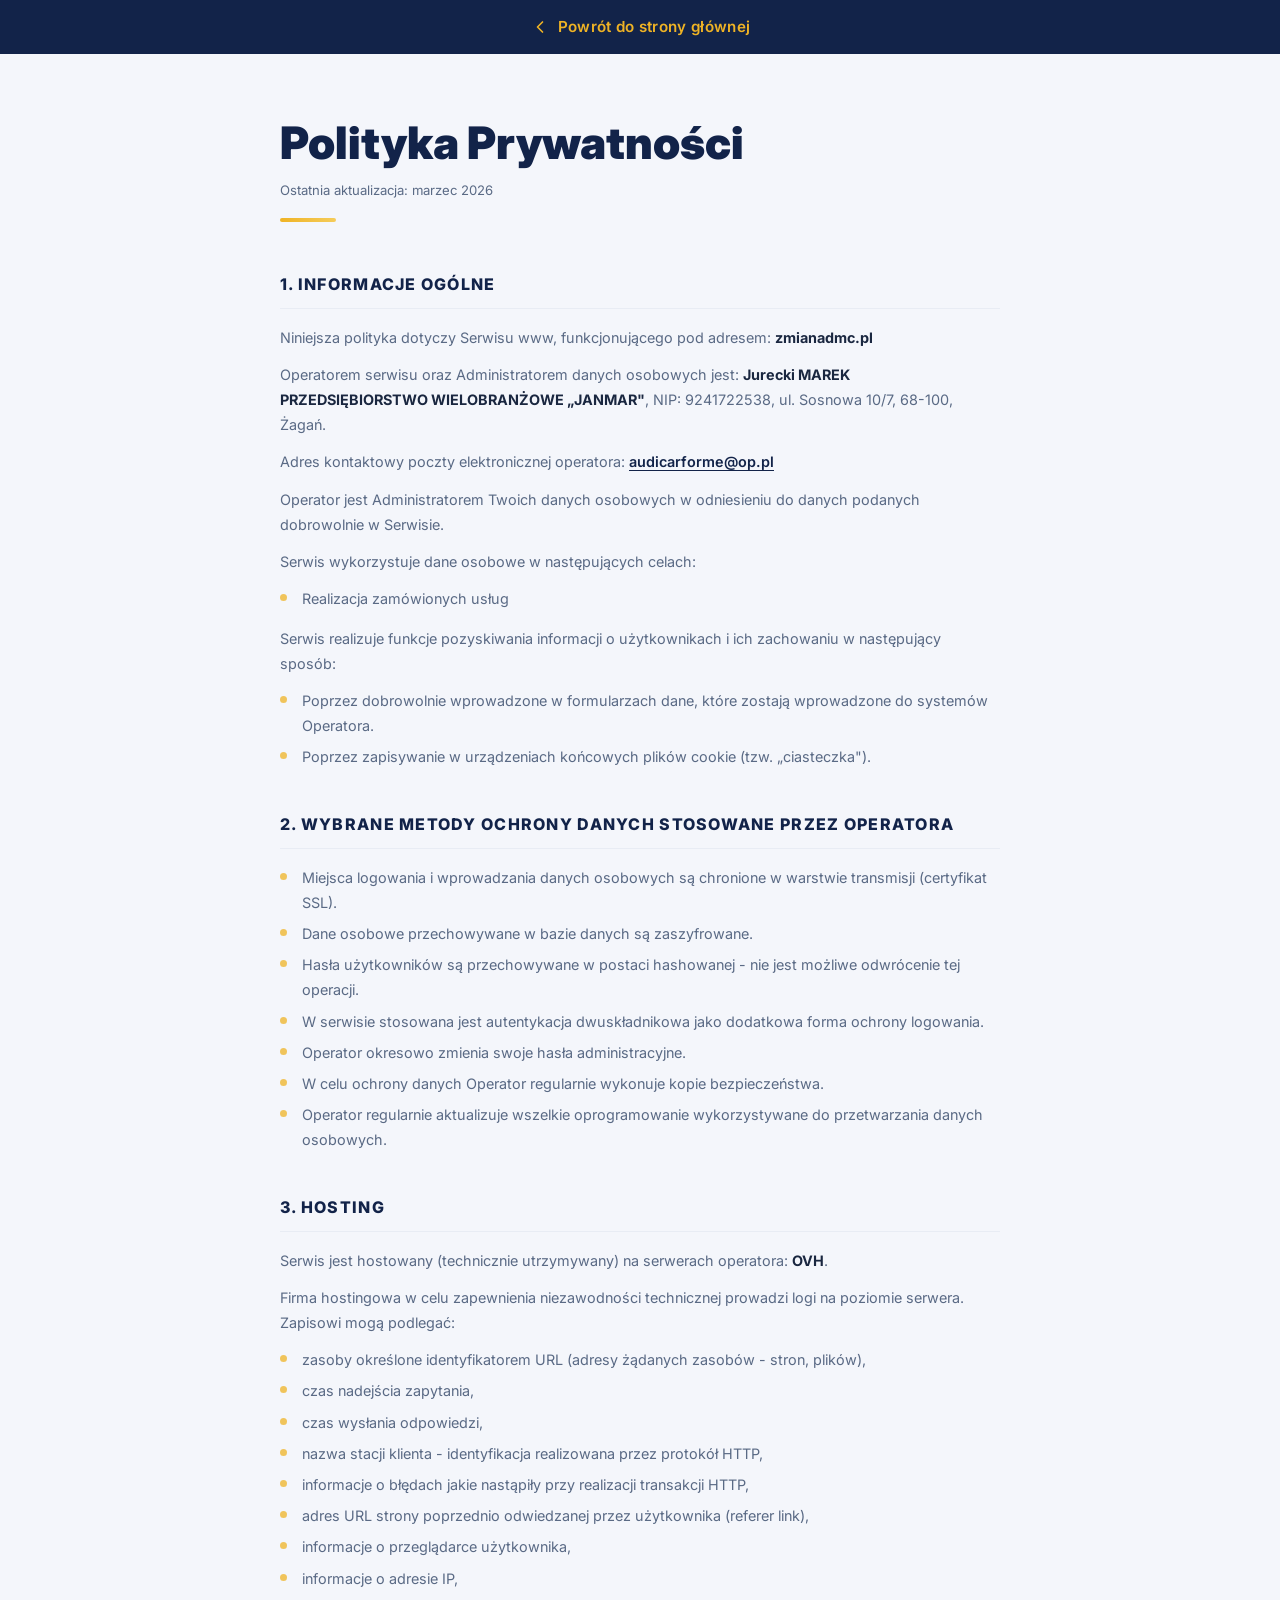
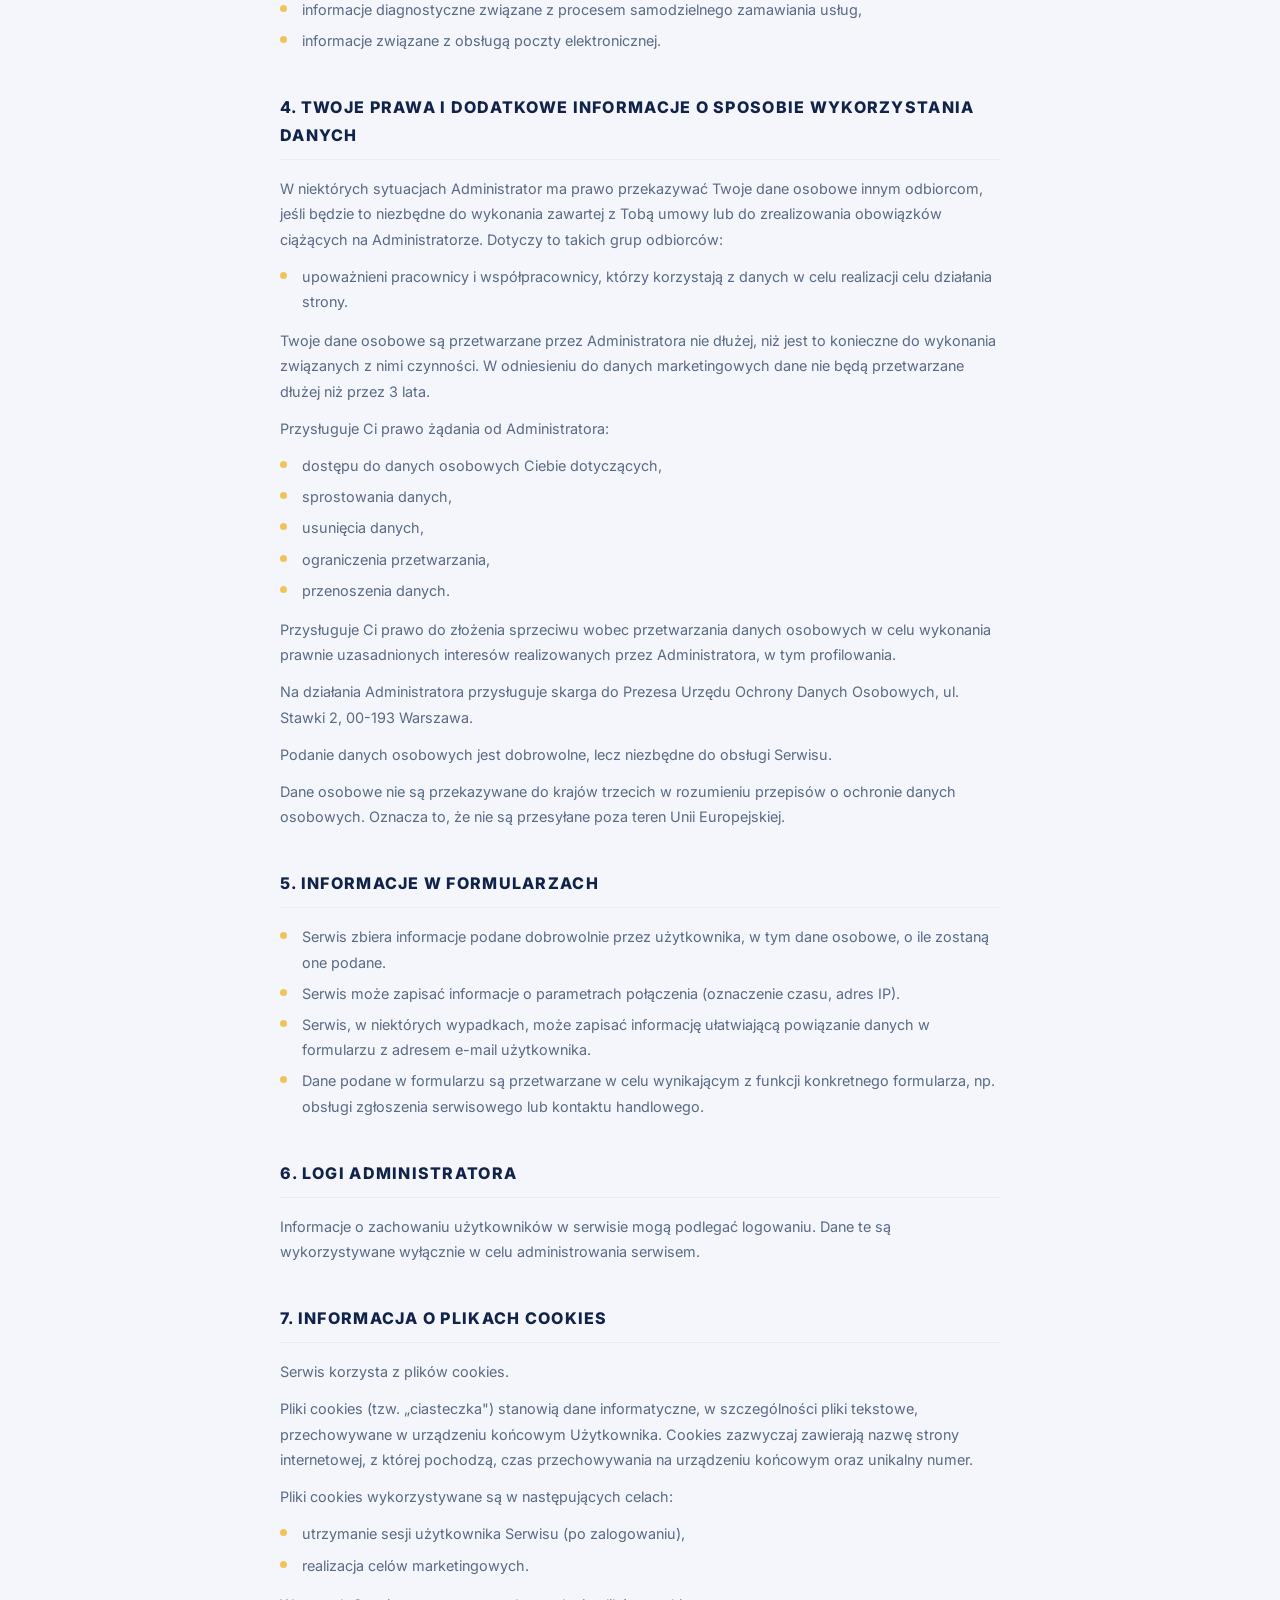
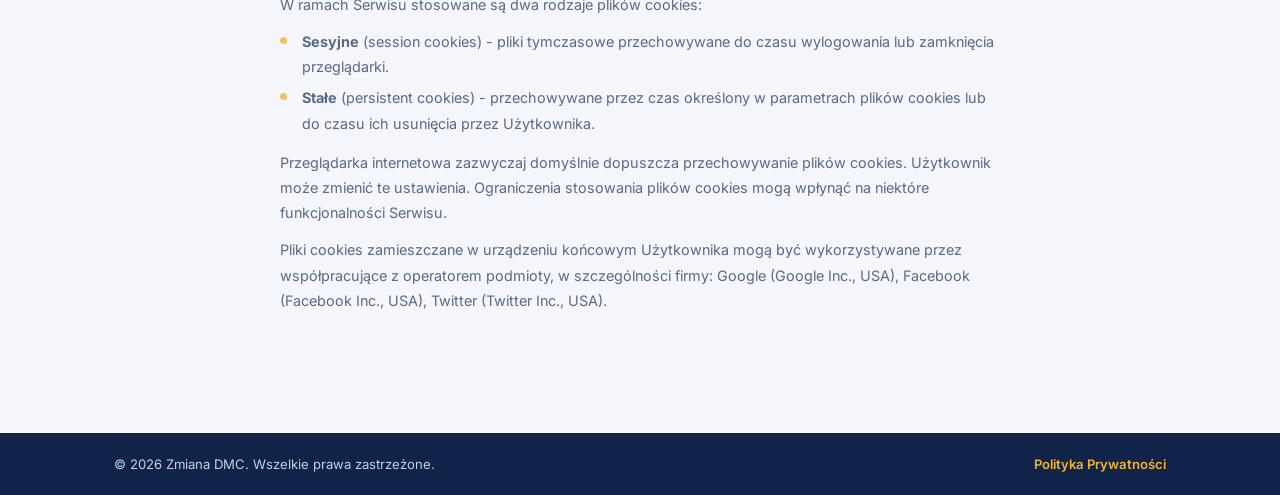
<file: privacy-policy.html>
<!DOCTYPE html>
<html lang="pl">

<head>
  <meta charset="UTF-8">
  <meta name="viewport" content="width=device-width, initial-scale=1.0">
  <meta name="description" content="Polityka Prywatności serwisu brief-service.com">
  <title>Polityka Prywatności - Zmiana DMC</title>
  <link rel="preconnect" href="https://fonts.googleapis.com">
  <link rel="preconnect" href="https://fonts.gstatic.com" crossorigin>
  <link
    href="https://fonts.googleapis.com/css2?family=Inter:wght@400;500;600;700;800;900&family=JetBrains+Mono:wght@500&display=swap"
    rel="stylesheet">
  <link rel="stylesheet" href="style.css" type="text/css">

  <!-- Favicon -->
  <link rel="icon" type="image/png" href="/public/favicon-96x96.png" sizes="96x96" />
  <link rel="icon" type="image/svg+xml" href="/public/favicon.svg" />
  <link rel="shortcut icon" href="/public/favicon.ico" />
  <link rel="apple-touch-icon" sizes="180x180" href="/public/apple-touch-icon.png" />
  <meta name="apple-mobile-web-app-title" content="Zmiany DMC" />
  <link rel="manifest" href="/public/site.webmanifest" />
</head>

<body>

  <!-- ===== TOP CONTACT BAR ===== -->
  <div class="contact-bar">
    <a href="/">
      <svg class="icon" viewBox="0 0 24 24" fill="none" stroke="currentColor" stroke-width="2" stroke-linecap="round"
        stroke-linejoin="round">
        <polyline points="15 18 9 12 15 6" />
      </svg>
      <span>Powrót do strony głównej</span>
    </a>
  </div>

  <div class="page-wrap">

    <div class="pp-container">

      <div class="pp-header">
        <h1>Polityka Prywatności</h1>
        <p class="pp-date">Ostatnia aktualizacja: marzec 2026</p>
        <div class="pp-divider"></div>
      </div>

      <div class="pp-body">

        <section class="pp-section">
          <h2>1. Informacje ogólne</h2>
          <p>Niniejsza polityka dotyczy Serwisu www, funkcjonującego pod adresem: <strong>zmianadmc.pl</strong></p>
          <p>
            Operatorem serwisu oraz Administratorem danych osobowych jest:
            <strong>Jurecki MAREK PRZEDSIĘBIORSTWO WIELOBRANŻOWE „JANMAR"</strong>,
            NIP: 9241722538, ul. Sosnowa 10/7, 68-100, Żagań.
          </p>
          <p>
            Adres kontaktowy poczty elektronicznej operatora:
            <a href="mailto:audicarforme@op.pl">audicarforme@op.pl</a>
          </p>
          <p>Operator jest Administratorem Twoich danych osobowych w odniesieniu do danych podanych dobrowolnie w
            Serwisie.</p>
          <p>Serwis wykorzystuje dane osobowe w następujących celach:</p>
          <ul>
            <li>Realizacja zamówionych usług</li>
          </ul>
          <p>Serwis realizuje funkcje pozyskiwania informacji o użytkownikach i ich zachowaniu w następujący sposób:</p>
          <ul>
            <li>Poprzez dobrowolnie wprowadzone w formularzach dane, które zostają wprowadzone do systemów Operatora.
            </li>
            <li>Poprzez zapisywanie w urządzeniach końcowych plików cookie (tzw. „ciasteczka").</li>
          </ul>
        </section>

        <section class="pp-section">
          <h2>2. Wybrane metody ochrony danych stosowane przez Operatora</h2>
          <ul>
            <li>Miejsca logowania i wprowadzania danych osobowych są chronione w warstwie transmisji (certyfikat SSL).
            </li>
            <li>Dane osobowe przechowywane w bazie danych są zaszyfrowane.</li>
            <li>Hasła użytkowników są przechowywane w postaci hashowanej - nie jest możliwe odwrócenie tej operacji.
            </li>
            <li>W serwisie stosowana jest autentykacja dwuskładnikowa jako dodatkowa forma ochrony logowania.</li>
            <li>Operator okresowo zmienia swoje hasła administracyjne.</li>
            <li>W celu ochrony danych Operator regularnie wykonuje kopie bezpieczeństwa.</li>
            <li>Operator regularnie aktualizuje wszelkie oprogramowanie wykorzystywane do przetwarzania danych
              osobowych.</li>
          </ul>
        </section>

        <section class="pp-section">
          <h2>3. Hosting</h2>
          <p>Serwis jest hostowany (technicznie utrzymywany) na serwerach operatora: <strong>OVH</strong>.</p>
          <p>Firma hostingowa w celu zapewnienia niezawodności technicznej prowadzi logi na poziomie serwera. Zapisowi
            mogą podlegać:</p>
          <ul>
            <li>zasoby określone identyfikatorem URL (adresy żądanych zasobów - stron, plików),</li>
            <li>czas nadejścia zapytania,</li>
            <li>czas wysłania odpowiedzi,</li>
            <li>nazwa stacji klienta - identyfikacja realizowana przez protokół HTTP,</li>
            <li>informacje o błędach jakie nastąpiły przy realizacji transakcji HTTP,</li>
            <li>adres URL strony poprzednio odwiedzanej przez użytkownika (referer link),</li>
            <li>informacje o przeglądarce użytkownika,</li>
            <li>informacje o adresie IP,</li>
            <li>informacje diagnostyczne związane z procesem samodzielnego zamawiania usług,</li>
            <li>informacje związane z obsługą poczty elektronicznej.</li>
          </ul>
        </section>

        <section class="pp-section">
          <h2>4. Twoje prawa i dodatkowe informacje o sposobie wykorzystania danych</h2>
          <p>W niektórych sytuacjach Administrator ma prawo przekazywać Twoje dane osobowe innym odbiorcom, jeśli będzie
            to niezbędne do wykonania zawartej z Tobą umowy lub do zrealizowania obowiązków ciążących na
            Administratorze. Dotyczy to takich grup odbiorców:</p>
          <ul>
            <li>upoważnieni pracownicy i współpracownicy, którzy korzystają z danych w celu realizacji celu działania
              strony.</li>
          </ul>
          <p>Twoje dane osobowe są przetwarzane przez Administratora nie dłużej, niż jest to konieczne do wykonania
            związanych z nimi czynności. W odniesieniu do danych marketingowych dane nie będą przetwarzane dłużej niż
            przez 3 lata.</p>
          <p>Przysługuje Ci prawo żądania od Administratora:</p>
          <ul>
            <li>dostępu do danych osobowych Ciebie dotyczących,</li>
            <li>sprostowania danych,</li>
            <li>usunięcia danych,</li>
            <li>ograniczenia przetwarzania,</li>
            <li>przenoszenia danych.</li>
          </ul>
          <p>Przysługuje Ci prawo do złożenia sprzeciwu wobec przetwarzania danych osobowych w celu wykonania prawnie
            uzasadnionych interesów realizowanych przez Administratora, w tym profilowania.</p>
          <p>Na działania Administratora przysługuje skarga do Prezesa Urzędu Ochrony Danych Osobowych, ul. Stawki 2,
            00-193 Warszawa.</p>
          <p>Podanie danych osobowych jest dobrowolne, lecz niezbędne do obsługi Serwisu.</p>
          <p>Dane osobowe nie są przekazywane do krajów trzecich w rozumieniu przepisów o ochronie danych osobowych.
            Oznacza to, że nie są przesyłane poza teren Unii Europejskiej.</p>
        </section>

        <section class="pp-section">
          <h2>5. Informacje w formularzach</h2>
          <ul>
            <li>Serwis zbiera informacje podane dobrowolnie przez użytkownika, w tym dane osobowe, o ile zostaną one
              podane.</li>
            <li>Serwis może zapisać informacje o parametrach połączenia (oznaczenie czasu, adres IP).</li>
            <li>Serwis, w niektórych wypadkach, może zapisać informację ułatwiającą powiązanie danych w formularzu z
              adresem e-mail użytkownika.</li>
            <li>Dane podane w formularzu są przetwarzane w celu wynikającym z funkcji konkretnego formularza, np.
              obsługi zgłoszenia serwisowego lub kontaktu handlowego.</li>
          </ul>
        </section>

        <section class="pp-section">
          <h2>6. Logi Administratora</h2>
          <p>Informacje o zachowaniu użytkowników w serwisie mogą podlegać logowaniu. Dane te są wykorzystywane
            wyłącznie w celu administrowania serwisem.</p>
        </section>

        <section class="pp-section">
          <h2>7. Informacja o plikach cookies</h2>
          <p>Serwis korzysta z plików cookies.</p>
          <p>Pliki cookies (tzw. „ciasteczka") stanowią dane informatyczne, w szczególności pliki tekstowe,
            przechowywane w urządzeniu końcowym Użytkownika. Cookies zazwyczaj zawierają nazwę strony internetowej, z
            której pochodzą, czas przechowywania na urządzeniu końcowym oraz unikalny numer.</p>
          <p>Pliki cookies wykorzystywane są w następujących celach:</p>
          <ul>
            <li>utrzymanie sesji użytkownika Serwisu (po zalogowaniu),</li>
            <li>realizacja celów marketingowych.</li>
          </ul>
          <p>W ramach Serwisu stosowane są dwa rodzaje plików cookies:</p>
          <ul>
            <li><strong>Sesyjne</strong> (session cookies) - pliki tymczasowe przechowywane do czasu wylogowania lub
              zamknięcia przeglądarki.</li>
            <li><strong>Stałe</strong> (persistent cookies) - przechowywane przez czas określony w parametrach plików
              cookies lub do czasu ich usunięcia przez Użytkownika.</li>
          </ul>
          <p>Przeglądarka internetowa zazwyczaj domyślnie dopuszcza przechowywanie plików cookies. Użytkownik może
            zmienić te ustawienia. Ograniczenia stosowania plików cookies mogą wpłynąć na niektóre funkcjonalności
            Serwisu.</p>
          <p>Pliki cookies zamieszczane w urządzeniu końcowym Użytkownika mogą być wykorzystywane przez współpracujące z
            operatorem podmioty, w szczególności firmy: Google (Google Inc., USA), Facebook (Facebook Inc., USA),
            Twitter (Twitter Inc., USA).</p>
        </section>

      </div>
    </div>

  </div>
  <!-- /page-wrap -->

  <!-- ===== FOOTER ===== -->
  <footer class="site-footer">
    <div class="footer-inner">
      <span>&copy; <span id="footer-year"></span> Zmiana DMC. Wszelkie prawa
        zastrzeżone.</span>
      <a href="/privacy-policy">Polityka Prywatności</a>
    </div>
  </footer>

  <script>
    document.getElementById('footer-year').textContent = new Date().getFullYear();
  </script>

</body>

</html>
</file>
<file: style.css>
/* ===== RESET & BASE ===== */
*,
*::before,
*::after {
    margin: 0;
    padding: 0;
    box-sizing: border-box;
}

:root {
    --navy: #122349;
    --navy-light: #1a3366;
    --navy-dark: #0c1830;
    --gold: #EFB325;
    --gold-light: #f5cc5a;
    --gold-dark: #d49b10;
    --white: #ffffff;
    --off-white: #f4f6fb;
    --gray-100: #e8ecf4;
    --gray-200: #c7cfe0;
    --gray-600: #5a6a85;
    --text: #1a2740;
    --radius: 16px;
    --radius-sm: 10px;
}

html {
    scroll-behavior: smooth;
}

body {
    font-family: 'Inter', -apple-system, BlinkMacSystemFont, sans-serif;
    background: var(--off-white);
    color: var(--text);
    line-height: 1.7;
    -webkit-font-smoothing: antialiased;
}

/* ===== CONTACT BAR - TOP ===== */
.contact-bar {
    background: var(--navy);
    padding: 14px 24px;
    display: flex;
    justify-content: center;
    align-items: center;
    gap: 12px 40px;
    flex-wrap: wrap;
}

.contact-bar a {
    color: var(--gold);
    text-decoration: none;
    font-weight: 600;
    font-size: 0.95rem;
    display: inline-flex;
    align-items: center;
    gap: 8px;
    transition: color 0.2s;
    letter-spacing: 0.02em;
}

.contact-bar a:hover {
    color: var(--gold-light);
}

.contact-bar .icon {
    width: 20px;
    height: 20px;
    flex-shrink: 0;
}

/* ===== LANGUAGE SWITCHER ===== */
.lang-switcher {
    position: relative;
    display: inline-flex;
    align-items: center;
}

.lang-current {
    background: transparent;
    border: 1px solid rgba(239, 179, 37, 0.35);
    border-radius: 6px;
    color: var(--gold);
    font-family: 'Inter', sans-serif;
    font-size: 0.85rem;
    font-weight: 700;
    letter-spacing: 0.08em;
    padding: 4px 10px 4px 8px;
    cursor: pointer;
    display: inline-flex;
    align-items: center;
    gap: 5px;
    transition: border-color 0.2s, background 0.2s;
}

.lang-current:hover,
.lang-switcher:hover .lang-current {
    border-color: var(--gold);
    background: rgba(239, 179, 37, 0.08);
}

.lang-current .icon {
    width: 16px;
    height: 16px;
}

.lang-chevron {
    width: 12px;
    height: 12px;
    transition: transform 0.2s;
}

.lang-switcher[data-open="true"] .lang-chevron {
    transform: rotate(180deg);
}

.lang-menu {
    display: none;
    position: absolute;
    top: calc(100% + 8px);
    right: 0;
    background: var(--navy-dark);
    border: 1px solid rgba(239, 179, 37, 0.25);
    border-radius: var(--radius-sm);
    list-style: none;
    min-width: 160px;
    box-shadow: 0 8px 24px rgba(12, 24, 48, 0.4);
    z-index: 100;
    overflow: hidden;
}

.lang-switcher[data-open="true"] .lang-menu {
    display: block;
}

.lang-menu li a {
    display: block;
    padding: 10px 16px;
    color: var(--gray-200);
    font-size: 0.85rem;
    font-weight: 600;
    text-decoration: none;
    letter-spacing: 0.04em;
    transition: background 0.15s, color 0.15s;
    white-space: nowrap;
}

.lang-menu li a:hover {
    background: rgba(239, 179, 37, 0.12);
    color: var(--gold);
}

.lang-menu li a[aria-selected="true"] {
    color: var(--gold);
}

.lang-menu li a[aria-selected="true"]::before {
    content: '•';
    margin-right: 6px;
}

@media (max-width: 600px) {
    .lang-menu {
        right: auto;
        left: 50%;
        transform: translateX(-50%);
    }
}

/* ===== MAIN WRAPPER ===== */
.page-wrap {
    max-width: 1100px;
    margin: 0 auto;
    padding: 0 24px;
}

/* ===== INTRO SECTION ===== */
.intro {
    text-align: center;
    padding: 64px 0 48px;
}

.intro h1 {
    font-size: clamp(2rem, 5vw, 3.1rem);
    font-weight: 900;
    color: var(--navy);
    line-height: 1.18;
    margin-bottom: 20px;
}

.intro p {
    font-size: 1.12rem;
    color: var(--gray-600);
    max-width: 800px;
    margin: 0 auto;
}

/* ===== SERVICES GRID ===== */
.services {
    display: grid;
    grid-template-columns: 1fr 1fr;
    gap: 32px;
    padding-bottom: 48px;
}

/* ===== SERVICE CARD ===== */
.service-card {
    background: var(--white);
    border-radius: var(--radius);
    overflow: hidden;
    box-shadow:
        0 1px 3px rgba(18, 35, 73, 0.06),
        0 8px 32px rgba(18, 35, 73, 0.08);
    transition: transform 0.35s cubic-bezier(.22, .68, 0, .98), box-shadow 0.35s ease;
    position: relative;
    display: flex;
    flex-direction: column;
}

.service-card:hover {
    transform: translateY(-6px);
    box-shadow:
        0 2px 6px rgba(18, 35, 73, 0.08),
        0 20px 60px rgba(18, 35, 73, 0.14);
}

.card-header {
    background: var(--navy);
    padding: 36px 32px 28px;
    position: relative;
    overflow: hidden;
}

.card-header::before {
    content: '';
    position: absolute;
    top: -40px;
    right: -40px;
    width: 160px;
    height: 160px;
    background: radial-gradient(circle, rgba(239, 179, 37, 0.15) 0%, transparent 70%);
    border-radius: 50%;
}

.card-header .tag {
    display: inline-block;
    background: rgba(239, 179, 37, 0.15);
    color: var(--gold);
    font-size: 0.72rem;
    font-weight: 700;
    letter-spacing: 0.12em;
    text-transform: uppercase;
    padding: 4px 12px;
    border-radius: 6px;
    margin-bottom: 14px;
}

.card-header h2 {
    color: var(--white);
    font-size: 1.55rem;
    font-weight: 800;
    line-height: 1.25;
    margin-bottom: 6px;
}

.card-header h2 .dmc-val {
    color: var(--gold);
    font-family: 'JetBrains Mono', monospace;
    font-weight: 500;
}

.card-header .subtitle {
    color: var(--gray-200);
    font-size: 0.88rem;
    font-weight: 400;
}

.card-body {
    padding: 28px 32px 32px;
    flex: 1;
    display: flex;
    flex-direction: column;
}

.card-body p {
    color: var(--gray-600);
    font-size: 0.95rem;
    margin-bottom: 20px;
    line-height: 1.7;
}

.card-body h3 {
    font-size: 0.82rem;
    font-weight: 700;
    text-transform: uppercase;
    letter-spacing: 0.1em;
    color: var(--navy);
    margin-bottom: 12px;
    margin-top: 8px;
}

.check-list {
    list-style: none;
    margin-bottom: 24px;
}

.check-list li {
    padding: 7px 0 7px 22px;
    position: relative;
    font-size: 0.92rem;
    color: var(--text);
}

.check-list li::before {
    content: '';
    position: absolute;
    left: 0;
    top: 14px;
    width: 7px;
    height: 7px;
    background: var(--gold);
    border-radius: 2px;
}

/* SCOPE NOTE - qualification highlight */
.card-body .scope-note {
    border-left: 3px solid var(--gold);
    padding-left: 14px;
    margin: 4px 0 24px;
    font-size: 0.9rem;
    font-weight: 600;
    color: var(--navy);
    line-height: 1.6;
}

/* VERIFICATION BLOCK - pinned to the bottom of the card */
.verify-block {
    margin-top: auto;
}

.card-body .verify-block h3 {
    margin-top: 0;
}

.card-body .verification-note {
    font-size: 0.8rem;
    color: var(--gray-600);
    border-top: 1px solid var(--gray-100);
    padding-top: 14px;
    margin-top: 12px;
    margin-bottom: 0;
}

/* ===== HOW IT WORKS ===== */
.how-section {
    padding-bottom: 48px;
}

.how-section h2 {
    text-align: center;
    font-size: 1.8rem;
    font-weight: 800;
    color: var(--navy);
    margin-bottom: 40px;
}

.steps-grid {
    display: grid;
    grid-template-columns: repeat(4, 1fr);
    gap: 24px;
}

.step-item {
    text-align: center;
    position: relative;
}

.step-item .step-num {
    width: 48px;
    height: 48px;
    background: var(--navy);
    color: var(--gold);
    font-family: 'JetBrains Mono', monospace;
    font-weight: 700;
    font-size: 1.15rem;
    border-radius: 50%;
    display: flex;
    align-items: center;
    justify-content: center;
    margin: 0 auto 16px;
    position: relative;
    z-index: 1;
}

.step-item:not(:last-child)::after {
    content: '';
    position: absolute;
    top: 24px;
    left: calc(50% + 30px);
    width: calc(100% - 60px);
    height: 2px;
    background: repeating-linear-gradient(90deg, var(--gray-200) 0, var(--gray-200) 6px, transparent 6px, transparent 12px);
}

.step-item h4 {
    font-size: 0.95rem;
    font-weight: 700;
    color: var(--navy);
    margin-bottom: 6px;
}

.step-item p {
    font-size: 0.84rem;
    color: var(--gray-600);
    line-height: 1.55;
}

/* ===== NOTE SECTION ===== */
.note-section {
    background: linear-gradient(135deg, var(--navy) 0%, var(--navy-light) 100%);
    border-radius: var(--radius);
    padding: 40px 48px;
    margin-bottom: 48px;
    display: flex;
    align-items: flex-start;
    gap: 20px;
}

.note-section .note-icon {
    width: 44px;
    height: 44px;
    background: rgba(239, 179, 37, 0.15);
    border-radius: 12px;
    display: flex;
    align-items: center;
    justify-content: center;
    flex-shrink: 0;
}

.note-section .note-icon svg {
    width: 22px;
    height: 22px;
    color: var(--gold);
}

.note-section p {
    color: var(--gray-200);
    font-size: 0.95rem;
    line-height: 1.7;
}

.note-section p strong {
    color: var(--white);
    font-weight: 700;
}

/* ===== FOOTER CONTACT ===== */
.footer-contact {
    background: var(--white);
    border-radius: var(--radius);
    padding: 48px;
    margin-bottom: 48px;
    text-align: center;
    box-shadow:
        0 1px 3px rgba(18, 35, 73, 0.06),
        0 8px 32px rgba(18, 35, 73, 0.08);
    position: relative;
    overflow: hidden;
}

.footer-contact::before {
    content: '';
    position: absolute;
    bottom: 0;
    left: 0;
    right: 0;
    height: 4px;
    background: linear-gradient(90deg, var(--gold), var(--navy), var(--gold));
}

.footer-contact h2 {
    font-size: 1.6rem;
    font-weight: 800;
    color: var(--navy);
    margin-bottom: 10px;
}

.footer-contact .sub {
    color: var(--gray-600);
    font-size: 0.95rem;
    margin-bottom: 32px;
}

.contact-cards {
    display: flex;
    justify-content: center;
    gap: 24px;
    flex-wrap: wrap;
}

.contact-card {
    background: var(--off-white);
    border: 2px solid var(--gray-100);
    border-radius: var(--radius-sm);
    padding: 24px 36px;
    text-decoration: none;
    transition: border-color 0.25s, transform 0.25s, background 0.25s;
    display: flex;
    align-items: center;
    gap: 16px;
}

.contact-card:hover {
    border-color: var(--gold);
    transform: translateY(-3px);
    background: var(--white);
}

.contact-card .cc-icon {
    width: 48px;
    height: 48px;
    background: var(--navy);
    border-radius: 12px;
    display: flex;
    align-items: center;
    justify-content: center;
    flex-shrink: 0;
}

.contact-card .cc-icon svg {
    width: 22px;
    height: 22px;
    color: var(--gold);
}

.contact-card .cc-text {
    text-align: left;
}

.contact-card .cc-label {
    font-size: 0.75rem;
    font-weight: 600;
    text-transform: uppercase;
    letter-spacing: 0.1em;
    color: var(--gray-600);
    margin-bottom: 2px;
}

.contact-card .cc-value {
    font-size: 1.15rem;
    font-weight: 700;
    color: var(--navy);
}

/* ===== RESPONSIVE ===== */
@media (max-width: 900px) {
    .services {
        grid-template-columns: 1fr;
    }

    .highlight-strip {
        grid-template-columns: 1fr;
        padding: 32px 28px;
    }

    .steps-grid {
        grid-template-columns: 1fr 1fr;
    }

    .step-item:not(:last-child)::after {
        display: none;
    }
}

@media (max-width: 600px) {
    .intro {
        padding: 40px 0 32px;
    }

    .intro h1 {
        font-size: 1.7rem;
    }

    .card-header {
        padding: 28px 22px 22px;
    }

    .card-body {
        padding: 22px 22px 26px;
    }

    .steps-grid {
        grid-template-columns: 1fr;
    }

    .note-section {
        padding: 28px 22px;
        flex-direction: column;
    }

    .footer-contact {
        padding: 32px 22px;
    }

    .contact-cards {
        flex-direction: column;
        align-items: center;
    }
}

/* ===== ANIMATIONS ===== */
.fade-in {
    opacity: 0;
    transform: translateY(24px);
    transition: opacity 0.7s ease, transform 0.7s ease;
}

.fade-in.visible {
    opacity: 1;
    transform: translateY(0);
}

/* ===== SITE FOOTER ===== */
.site-footer {
    background: var(--navy);
    margin-top: 0;
}

.footer-inner {
    max-width: 1100px;
    margin: 0 auto;
    padding: 20px 24px;
    display: flex;
    align-items: center;
    justify-content: space-between;
    gap: 16px;
    flex-wrap: wrap;
    font-size: 0.82rem;
    color: var(--gray-200);
}

.footer-inner a {
    color: var(--gold);
    text-decoration: none;
    font-weight: 600;
    white-space: nowrap;
    transition: color 0.2s;
}

.footer-inner a:hover {
    color: var(--gold-light);
}

@media (max-width: 600px) {
    .footer-inner {
        flex-direction: column;
        text-align: center;
    }
}

/* ===== PRIVACY POLICY PAGE ===== */
.pp-container {
    max-width: 720px;
    margin: 0 auto;
    padding: 64px 0 80px;
}

.pp-header {
    margin-bottom: 48px;
}

.pp-header h1 {
    font-size: clamp(2rem, 5vw, 2.8rem);
    font-weight: 900;
    color: var(--navy);
    line-height: 1.15;
    margin-bottom: 10px;
}

.pp-date {
    font-size: 0.82rem;
    color: var(--gray-600);
}

.pp-divider {
    width: 56px;
    height: 4px;
    background: linear-gradient(90deg, var(--gold), var(--gold-light));
    border-radius: 99px;
    margin-top: 16px;
}

.pp-body {
    color: var(--gray-600);
    line-height: 1.75;
}

.pp-section {
    margin-bottom: 40px;
}

.pp-section h2 {
    font-size: 1rem;
    font-weight: 800;
    text-transform: uppercase;
    letter-spacing: 0.08em;
    color: var(--navy);
    margin-bottom: 16px;
    padding-bottom: 10px;
    border-bottom: 1px solid var(--gray-100);
}

.pp-section p {
    font-size: 0.9rem;
    margin-bottom: 12px;
}

.pp-section p strong {
    color: var(--text);
    font-weight: 700;
}

.pp-section a {
    color: var(--navy);
    font-weight: 600;
    text-decoration: underline;
    text-underline-offset: 3px;
    transition: color 0.2s;
}

.pp-section a:hover {
    color: var(--gold-dark);
}

.pp-section ul {
    list-style: none;
    margin: 8px 0 14px 0;
    display: flex;
    flex-direction: column;
    gap: 6px;
}

.pp-section ul li {
    font-size: 0.9rem;
    padding-left: 22px;
    position: relative;
}

.pp-section ul li::before {
    content: '';
    position: absolute;
    left: 0;
    top: 8px;
    width: 7px;
    height: 7px;
    background: var(--gold);
    border-radius: 50%;
    opacity: 0.75;
}

@media (max-width: 600px) {
    .pp-container {
        padding: 40px 0 60px;
    }
}
</file>
